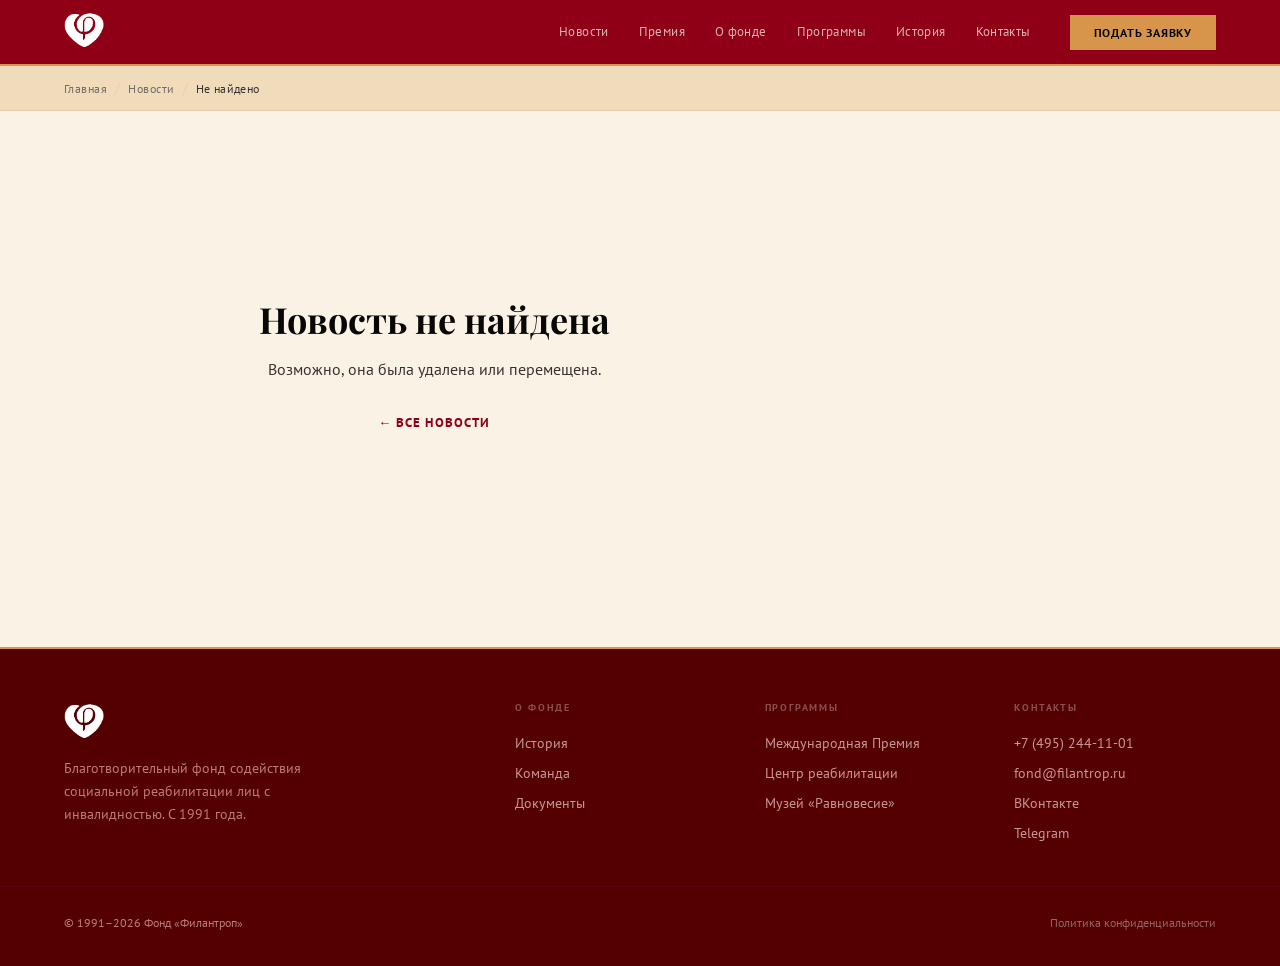
<file: article.html>
<!DOCTYPE html>
<html lang="ru">
<head>
<meta charset="UTF-8">
<meta name="viewport" content="width=device-width, initial-scale=1.0">
<title>Новость — Фонд «Филантроп»</title>
<link rel="preconnect" href="https://fonts.googleapis.com">
<link href="https://fonts.googleapis.com/css2?family=Playfair+Display:ital,wght@0,400;0,600;0,700;1,400;1,700&family=Cormorant+Garamond:ital,wght@0,300;0,400;0,600;1,300;1,400&family=PT+Sans:ital,wght@0,400;0,700;1,400&family=PT+Serif:ital,wght@0,400;0,700;1,400&display=swap" rel="stylesheet">
<style>
*, *::before, *::after { box-sizing: border-box; margin: 0; padding: 0; }

:root {
  --cream:      oklch(0.93 0.038 82);
  --cream-lt:   oklch(0.965 0.020 82);
  --cream-dk:   oklch(0.86 0.052 78);
  --parchment:  oklch(0.90 0.048 78);
  --red:        oklch(0.40 0.175 22);
  --red-dk:     oklch(0.26 0.140 22);
  --red-mid:    oklch(0.34 0.155 22);
  --ink:        oklch(0.13 0.006 40);
  --ink-mid:    oklch(0.32 0.008 40);
  --ink-lt:     oklch(0.54 0.010 40);
  --gold:       oklch(0.72 0.120 68);
  --gold-dk:    oklch(0.56 0.130 60);
  --gold-lt:    oklch(0.90 0.070 76);
  --white:      oklch(0.998 0.002 80);

  --serif:     'Playfair Display', Georgia, serif;
  --cormorant: 'Cormorant Garamond', Georgia, serif;
  --roman:     'PT Serif', Georgia, serif;
  --sans:      'PT Sans', Arial, sans-serif;
}

html { scroll-behavior: smooth; }
body { font-family: var(--sans); background: var(--cream-lt); color: var(--ink); -webkit-font-smoothing: antialiased; }

/* NAV */
nav { background: var(--red); position: sticky; top: 0; z-index: 200; border-bottom: 2px solid var(--gold); }
.nav-inner { max-width: 1360px; margin: 0 auto; padding: 0 64px; height: 64px; display: flex; align-items: center; }
.nav-logo { margin-right: auto; text-decoration: none; }
.nav-logo img { height: 40px; filter: brightness(0) invert(1); }
.nav-links { display: flex; }
.nav-links a { font-size: 12.5px; color: oklch(0.80 0.05 20); text-decoration: none; padding: 0 15px; height: 64px; display: flex; align-items: center; border-bottom: 2px solid transparent; letter-spacing: 0.03em; transition: color 0.15s, border-color 0.15s; white-space: nowrap; }
.nav-links a:hover { color: var(--white); border-bottom-color: var(--gold); }
.nav-cta { margin-left: 24px; background: var(--gold); color: var(--ink); font-size: 11.5px; font-weight: 700; letter-spacing: 0.07em; text-transform: uppercase; text-decoration: none; padding: 10px 24px; transition: background 0.15s; flex-shrink: 0; }
.nav-cta:hover { background: var(--gold-dk); color: var(--white); }

/* BREADCRUMB */
.breadcrumb { background: var(--parchment); border-bottom: 1px solid var(--cream-dk); }
.breadcrumb-inner { max-width: 1360px; margin: 0 auto; padding: 0 64px; height: 44px; display: flex; align-items: center; gap: 8px; flex-wrap: wrap; }
.breadcrumb a { font-size: 12px; color: var(--ink-lt); text-decoration: none; letter-spacing: 0.04em; transition: color 0.15s; }
.breadcrumb a:hover { color: var(--red); }
.breadcrumb-sep { color: var(--cream-dk); font-size: 14px; }
.breadcrumb-current { font-size: 12px; color: var(--ink-mid); letter-spacing: 0.03em; max-width: 500px; overflow: hidden; text-overflow: ellipsis; white-space: nowrap; }

/* ARTICLE LAYOUT */
.article-wrap { max-width: 1360px; margin: 0 auto; padding: 0 64px; }
.article-grid { display: grid; grid-template-columns: 1fr 340px; gap: 72px; padding: 64px 0 96px; align-items: start; }

/* Main content */
.article-main {}
.article-tag { font-size: 10.5px; font-weight: 700; letter-spacing: 0.20em; text-transform: uppercase; color: var(--red); display: flex; align-items: center; gap: 12px; margin-bottom: 20px; }
.article-tag::before { content: ''; display: block; width: 28px; height: 1.5px; background: var(--red); }
.article-date { font-family: var(--sans); font-size: 12px; color: var(--ink-lt); letter-spacing: 0.10em; text-transform: uppercase; margin-bottom: 20px; }
.article-title { font-family: var(--serif); font-size: clamp(28px, 3.5vw, 48px); font-weight: 700; line-height: 1.18; color: var(--ink); margin-bottom: 32px; text-wrap: pretty; }

/* Hero image */
.article-hero { width: 100%; aspect-ratio: 16/9; overflow: hidden; margin-bottom: 40px; }
.article-hero img { width: 100%; height: 100%; object-fit: cover; display: block; }
.article-hero-none {
  width: 100%; aspect-ratio: 16/7;
  background: var(--red-dk);
  display: flex; align-items: center; justify-content: center;
  margin-bottom: 40px; position: relative; overflow: hidden;
}
.article-hero-none::before {
  content: ''; position: absolute; inset: 0;
  background: repeating-linear-gradient(-45deg, oklch(0.28 0.14 22) 0px, oklch(0.28 0.14 22) 1px, transparent 1px, transparent 20px);
}
.article-hero-none-date { position: relative; z-index: 1; text-align: center; }
.article-hero-none-day { font-family: var(--cormorant); font-size: 120px; font-weight: 300; color: var(--gold); line-height: 1; letter-spacing: -0.04em; }
.article-hero-none-month { font-size: 13px; letter-spacing: 0.24em; text-transform: uppercase; color: oklch(0.58 0.10 22); margin-top: 4px; }

/* Article body text */
.article-body { font-family: var(--roman); font-size: 18px; line-height: 1.85; color: var(--ink); }
.article-body p { margin-bottom: 24px; }
.article-body p:first-child::first-letter { font-family: var(--serif); font-size: 64px; font-weight: 700; float: left; line-height: 0.85; margin: 8px 12px 0 0; color: var(--red); }
.article-lead { font-family: var(--cormorant); font-size: 22px; font-style: italic; font-weight: 400; color: var(--ink-mid); line-height: 1.6; margin-bottom: 32px; padding-left: 24px; border-left: 2px solid var(--gold); }

/* Share block */
.article-share { margin-top: 52px; padding-top: 32px; border-top: 1px solid var(--cream-dk); }
.article-share-label { font-family: var(--sans); font-size: 10.5px; font-weight: 700; letter-spacing: 0.18em; text-transform: uppercase; color: var(--ink-lt); margin-bottom: 16px; }
.share-buttons { display: flex; gap: 10px; flex-wrap: wrap; }
.share-btn {
  display: inline-flex; align-items: center; gap: 10px;
  font-family: var(--sans); font-size: 13px; font-weight: 700; letter-spacing: 0.04em;
  text-decoration: none; padding: 12px 20px; border: 1px solid var(--cream-dk);
  color: var(--ink-mid); background: var(--white); cursor: pointer;
  transition: all 0.15s;
}
.share-btn:hover { border-color: currentColor; }
.share-btn-vk { color: #0077FF; }
.share-btn-vk:hover { background: #0077FF; color: #fff; border-color: #0077FF; }
.share-btn-tg { color: #229ED9; }
.share-btn-tg:hover { background: #229ED9; color: #fff; border-color: #229ED9; }
.share-btn-ok { color: #EE8208; }
.share-btn-ok:hover { background: #EE8208; color: #fff; border-color: #EE8208; }
.share-btn-copy { color: var(--ink-mid); }
.share-btn-copy:hover { border-color: var(--ink); color: var(--ink); }
.share-btn-copy.copied { border-color: #2f6b4f; color: #2f6b4f; }
.share-btn svg { width: 18px; height: 18px; flex-shrink: 0; }

/* SIDEBAR */
.article-sidebar {}
.sidebar-back {
  display: flex; align-items: center; gap: 10px;
  font-family: var(--sans); font-size: 12px; font-weight: 700; letter-spacing: 0.07em; text-transform: uppercase;
  color: var(--red); text-decoration: none; margin-bottom: 40px;
  padding: 14px 20px; border: 1px solid var(--cream-dk);
  transition: all 0.15s;
}
.sidebar-back:hover { border-color: var(--red); background: var(--white); }
.sidebar-back::before { content: '←'; font-size: 16px; }

.sidebar-section-label { font-family: var(--sans); font-size: 10px; font-weight: 700; letter-spacing: 0.20em; text-transform: uppercase; color: var(--ink-lt); margin-bottom: 16px; padding-bottom: 12px; border-bottom: 1px solid var(--cream-dk); }
.sidebar-news { display: flex; flex-direction: column; gap: 2px; }
.sn-card { display: flex; flex-direction: column; background: var(--white); text-decoration: none; color: inherit; border: 1px solid var(--cream-dk); border-top: none; padding: 20px 22px; transition: background 0.15s; }
.sn-card:first-child { border-top: 1px solid var(--cream-dk); }
.sn-card:hover { background: var(--cream-lt); }
.sn-date { font-family: var(--sans); font-size: 10px; color: var(--ink-lt); letter-spacing: 0.10em; text-transform: uppercase; margin-bottom: 8px; }
.sn-title { font-family: var(--serif); font-size: 14.5px; font-weight: 600; line-height: 1.35; color: var(--ink); }
.sn-tag { font-family: var(--sans); font-size: 10px; font-weight: 700; letter-spacing: 0.10em; text-transform: uppercase; color: var(--red); margin-top: 10px; }

/* Source link */
.article-source { margin-top: 40px; padding: 20px 24px; background: var(--cream); border-left: 3px solid var(--gold); }
.article-source p { font-size: 13px; color: var(--ink-mid); line-height: 1.6; }
.article-source a { color: var(--red); text-decoration: none; }
.article-source a:hover { text-decoration: underline; }

/* Not found */
.not-found { padding: 120px 64px; text-align: center; }
.not-found h2 { font-family: var(--serif); font-size: 36px; color: var(--ink); margin-bottom: 16px; }
.not-found p { color: var(--ink-mid); margin-bottom: 32px; }

/* FOOTER */
footer { background: var(--red-dk); color: oklch(0.65 0.08 20); padding: 52px 0 36px; border-top: 2px solid var(--gold); }
.footer-inner { max-width: 1360px; margin: 0 auto; padding: 0 64px; display: grid; grid-template-columns: 2fr 1fr 1fr 1fr; gap: 48px; padding-bottom: 44px; border-bottom: 1px solid oklch(0.30 0.12 22); margin-bottom: 28px; }
.footer-brand img { height: 40px; filter: brightness(0) invert(1); margin-bottom: 16px; display: block; }
.footer-brand p { font-size: 13.5px; line-height: 1.7; max-width: 260px; }
.footer-col h4 { font-size: 10px; font-weight: 700; letter-spacing: 0.16em; text-transform: uppercase; color: oklch(0.50 0.08 22); margin-bottom: 18px; }
.footer-col ul { list-style: none; display: flex; flex-direction: column; gap: 10px; }
.footer-col a { color: oklch(0.72 0.06 20); text-decoration: none; font-size: 13.5px; transition: color 0.15s; }
.footer-col a:hover { color: var(--gold-lt); }
.footer-bottom { max-width: 1360px; margin: 0 auto; padding: 0 64px; display: flex; justify-content: space-between; font-size: 12px; }
.footer-bottom a { color: oklch(0.55 0.06 20); text-decoration: none; }

@media (max-width: 1024px) {
  .article-grid { grid-template-columns: 1fr; }
  .article-sidebar { display: none; }
}
@media (max-width: 640px) {
  .article-wrap { padding: 0 20px; }
  .nav-inner { padding: 0 20px; }
  .breadcrumb-inner { padding: 0 20px; }
  .article-grid { padding: 40px 0 64px; gap: 40px; }
  .article-body { font-size: 17px; }
  .footer-inner { grid-template-columns: 1fr; padding: 0 20px 44px; }
  .footer-bottom { padding: 0 20px; }
}
</style>
</head>
<body>

<nav>
  <div class="nav-inner">
    <a href="index.html" class="nav-logo"><img src="logo.png" alt="Фонд Филантроп"></a>
    <div class="nav-links">
      <a href="news.html">Новости</a>
      <a href="index.html#prize">Премия</a>
      <a href="index.html#about">О фонде</a>
      <a href="index.html#programs">Программы</a>
      <a href="index.html#legacy">История</a>
      <a href="#">Контакты</a>
    </div>
    <a href="index.html#prize" class="nav-cta">Подать заявку</a>
  </div>
</nav>

<div class="breadcrumb">
  <div class="breadcrumb-inner">
    <a href="index.html">Главная</a>
    <span class="breadcrumb-sep">/</span>
    <a href="news.html">Новости</a>
    <span class="breadcrumb-sep">/</span>
    <span class="breadcrumb-current" id="bc-title">Загрузка...</span>
  </div>
</div>

<div class="article-wrap">
  <div class="article-grid" id="article-grid">
    <div class="article-main" id="article-main">
      <div style="padding:80px 0; text-align:center;">
        <div style="font-family:'Cormorant Garamond',serif; font-size:24px; color:var(--ink-lt);">Загрузка...</div>
      </div>
    </div>
    <aside class="article-sidebar" id="article-sidebar"></aside>
  </div>
</div>

<footer>
  <div class="footer-inner">
    <div class="footer-brand">
      <img src="logo.png" alt="Фонд Филантроп">
      <p>Благотворительный фонд содействия социальной реабилитации лиц с инвалидностью. С 1991 года.</p>
    </div>
    <div class="footer-col">
      <h4>О фонде</h4>
      <ul><li><a href="index.html#about">История</a></li><li><a href="#">Команда</a></li><li><a href="#">Документы</a></li></ul>
    </div>
    <div class="footer-col">
      <h4>Программы</h4>
      <ul><li><a href="index.html#prize">Международная Премия</a></li><li><a href="#">Центр реабилитации</a></li><li><a href="#">Музей «Равновесие»</a></li></ul>
    </div>
    <div class="footer-col">
      <h4>Контакты</h4>
      <ul>
        <li><a href="tel:+74952441101">+7 (495) 244-11-01</a></li>
        <li><a href="mailto:fond@filantrop.ru">fond@filantrop.ru</a></li>
        <li><a href="https://vk.com/club71460075" target="_blank">ВКонтакте</a></li>
        <li><a href="https://t.me/fund_filantrop" target="_blank">Telegram</a></li>
      </ul>
    </div>
  </div>
  <div class="footer-bottom">
    <span>© 1991–2026 Фонд «Филантроп»</span>
    <a href="#">Политика конфиденциальности</a>
  </div>
</footer>

<script>
// ══ NEWS DATABASE ══
const NEWS = [
  {
    id: '2303',
    date: '20 апреля 2026',
    tag: 'Выставки',
    title: 'В МРО «Тропарёво-Никулино» МГО ВОИ открылась выставка картин художников',
    image: 'https://www.filantrop.ru/upload/iblock/5ab/eso46ti9fuxjobgydsxvf1iod6e2ozp0.JPG',
    lead: 'В Московской региональной организации ВОИ «Тропарёво-Никулино» торжественно открылась новая выставка живописи и графики, объединившая работы художников с инвалидностью.',
    body: `<p>Торжественное открытие выставки собрало десятки гостей — жителей района, представителей общественных организаций, друзей и родственников художников. Каждая работа на выставке — это не просто картина, это история человека, который через цвет и форму рассказывает о своём видении мира.</p>
<p>Авторы экспозиции — участники творческих программ фонда «Филантроп», люди, для которых искусство стало главным инструментом самовыражения и реабилитации. Живопись, графика, акварель — разные техники, но единое послание: талант не знает ограничений.</p>
<p>Выставка продлится до конца месяца. Вход свободный. Фонд «Филантроп» приглашает всех желающих посетить экспозицию и познакомиться с удивительными авторами лично.</p>`
  },
  {
    id: '2302',
    date: '15 апреля 2026',
    tag: 'Выставки',
    title: 'В РХТУ им. Д.И. Менделеева проходит выставка «Диалог в красках»',
    image: 'https://www.filantrop.ru/upload/iblock/7a5/6xj9ht9l9czgv8vgzl382boh2ba76wlp.JPG',
    lead: 'Передвижная выставка «Диалог в красках» открылась в одном из ведущих технических университетов Москвы. Студенты и преподаватели РХТУ встретились с искусством художников с инвалидностью.',
    body: `<p>Выставка «Диалог в красках» продолжает своё путешествие по московским университетам. На этот раз площадкой стал РХТУ им. Д.И. Менделеева — один из ведущих технических вузов страны. Встреча науки и искусства оказалась неожиданно органичной.</p>
<p>Студенты-химики, физики и технологи с интересом рассматривали работы художников с инвалидностью, вступая в тот самый «диалог в красках», который заложен в названии проекта. Многие впервые задумались о том, как творчество помогает людям преодолевать физические ограничения.</p>
<p>Проект реализуется при поддержке фонда «Филантроп» в рамках просветительской программы по формированию доступной культурной среды в российских университетах.</p>`
  },
  {
    id: '2301',
    date: '12 апреля 2026',
    tag: 'Поздравления',
    title: 'Со светлым праздником Пасхи!',
    image: 'https://www.filantrop.ru/upload/iblock/4d9/4n3qr46693solqbkhnyavd5wnhnoczw5.jpeg',
    lead: 'Фонд «Филантроп» поздравляет всех своих лауреатов, партнёров, друзей и подопечных со светлым праздником Пасхи.',
    body: `<p>Дорогие друзья! Фонд «Филантроп» от всей души поздравляет вас со светлым праздником Пасхи Христовой.</p>
<p>Пусть этот день принесёт в каждый дом радость, мир и надежду. Пасха — праздник обновления и победы света над тьмой, и для нас, людей, связанных с творчеством и искусством, этот символ особенно близок. Ведь каждое произведение, созданное нашими лауреатами — это тоже победа духа над обстоятельствами.</p>
<p>Желаем вам крепкого здоровья, вдохновения и новых творческих свершений. Христос Воскресе!</p>`
  },
  {
    id: '2300',
    date: '10 апреля 2026',
    tag: 'Концерты',
    title: '9 апреля — в Главном клиническом военном госпитале состоялся очередной благотворительный концерт',
    image: null,
    dayNum: '9',
    monthName: 'Апреля',
    lead: '9 апреля артисты фонда «Филантроп» дали благотворительный концерт для раненых военнослужащих в Главном военном клиническом госпитале им. Н.Н. Бурденко.',
    body: `<p>Традиционный благотворительный концерт фонда «Филантроп» для пациентов Главного военного клинического госпиталя им. Н.Н. Бурденко состоялся 9 апреля. Перед ранеными военнослужащими выступили артисты с инвалидностью — лауреаты Международной Премии «Филантроп».</p>
<p>Концертная программа включала вокальные номера, инструментальную музыку и поэтические чтения. В зале собралось более 200 зрителей — пациенты и сотрудники госпиталя. Встреча людей, преодолевших разные испытания, прошла в атмосфере особой теплоты и взаимного уважения.</p>
<p>Фонд «Филантроп» регулярно организует благотворительные концерты для участников специальной военной операции. Искусство объединяет и исцеляет — в этом убеждены и артисты, и их зрители.</p>`
  },
  {
    id: '2299',
    date: '2 апреля 2026',
    tag: 'Выставки',
    title: 'В МПГУ открылась выставка «Диалог в красках»: искусство как диалог мужества и таланта',
    image: null,
    dayNum: '2',
    monthName: 'Апреля',
    lead: 'Московский педагогический государственный университет стал очередной площадкой передвижной выставки художников с инвалидностью.',
    body: `<p>В Московском педагогическом государственном университете открылась выставка «Диалог в красках» — масштабный проект фонда «Филантроп», представляющий работы художников с инвалидностью из разных регионов России.</p>
<p>Для будущих педагогов встреча с этим искусством имеет особое значение: именно учителя формируют в детях понимание того, что возможности человека не определяются его физическими ограничениями. Картины на выставке говорят об этом лучше любых слов.</p>
<p>Проект объединяет живопись, графику и декоративно-прикладное искусство. Авторы работ — участники программ фонда и лауреаты Международной Премии «Филантроп» разных лет.</p>`
  },
  {
    id: '2295',
    date: '25 марта 2026',
    tag: 'Мероприятия',
    title: 'День работников культуры завершили на высокой ноте!',
    image: null,
    dayNum: '25',
    monthName: 'Марта',
    lead: 'В честь Дня работников культуры фонд «Филантроп» организовал торжественный вечер с участием лауреатов Международной Премии.',
    body: `<p>25 марта, в День работников культуры, фонд «Филантроп» провёл торжественный вечер, ставший настоящим праздником искусства и признания. На сцену вышли лауреаты Международной Премии «Филантроп» — музыканты, певцы и поэты из разных уголков страны.</p>
<p>Вечер был наполнен живой музыкой, стихами и песнями. В зале царила атмосфера подлинного торжества культуры — того, что объединяет людей вне зависимости от их возможностей и обстоятельств.</p>
<p>«Сегодняшний вечер ещё раз доказал: культура — это не привилегия, это право каждого», — сказал в своём выступлении представитель фонда. Гости получили возможность пообщаться с артистами в неформальной обстановке после концерта.</p>`
  },
  {
    id: '2294',
    date: '8 марта 2026',
    tag: 'Поздравления',
    title: 'Дорогие женщины! От всей души поздравляем вас с прекрасным весенним праздником — 8 Марта!',
    image: 'https://www.filantrop.ru/upload/iblock/cb8/fusvc6193fzs4ju4bevt4l652ziem238.jpg',
    lead: 'Фонд «Филантроп» сердечно поздравляет всех женщин — лауреатов, партнёров, коллег и подопечных с Международным женским днём.',
    body: `<p>Дорогие женщины! В этот чудесный весенний день фонд «Филантроп» от всего сердца поздравляет вас с Международным женским днём.</p>
<p>Среди наших лауреатов и участниц программ — невероятные женщины: художники и скульпторы, поэты и музыканты, танцоры и актрисы. Каждая из них — пример мужества, красоты духа и неиссякаемого творческого огня. Их работы вдохновляют тысячи людей.</p>
<p>Желаем вам любви и заботы, весенней радости и новых свершений в творчестве. Пусть каждый день приносит вдохновение, а ваш талант находит всё большее признание!</p>`
  },
  {
    id: '2293',
    date: '4 марта 2026',
    tag: 'События',
    title: 'Лариса Анатольевна Лужина отмечает день рождения!',
    image: null,
    dayNum: '4',
    monthName: 'Марта',
    lead: 'Сегодня день рождения отмечает Лариса Анатольевна Лужина — народная артистка РСФСР и бессменный Председатель Жюри Международной Премии «Филантроп».',
    body: `<p>Сегодня фонд «Филантроп» поздравляет с днём рождения Ларису Анатольевну Лужину — замечательную актрису, народную артистку РСФСР и неизменного Председателя Жюри Международной Премии «Филантроп».</p>
<p>Лариса Анатольевна — один из символов Премии. Её участие в жюри — это не формальность, а подлинная вовлечённость в судьбы лауреатов. Она внимательно изучает каждую заявку, лично встречается с участниками церемонии и всегда находит слова, которые важны именно этому человеку.</p>
<p>Фонд «Филантроп» желает Ларисе Анатольевне крепкого здоровья, неиссякаемой энергии и ещё многих лет творческой жизни. Ваш вклад в развитие Премии и поддержку людей с инвалидностью бесценен!</p>`
  },
  {
    id: '2292',
    date: '2 марта 2026',
    tag: 'Премия',
    title: 'В Москве огласили даты приёма заявок на XIV Международную Премию «Филантроп»',
    image: null,
    dayNum: '2',
    monthName: 'Марта',
    lead: 'Фонд «Филантроп» официально объявил о старте приёма заявок на соискание XIV Международной Премии для лауреатов из всех регионов России и зарубежных стран.',
    body: `<p>Фонд «Филантроп» официально объявил о начале приёма заявок на соискание XIV Международной Премии «Филантроп». Церемония награждения состоится в конце 2027 года в Москве.</p>
<p>Премия охватывает пять основных направлений: музыкальное искусство, изобразительное и декоративно-прикладное искусство, литература и поэзия, танцевальное искусство, театральное мастерство. Участвовать могут граждане России и иностранные граждане с инвалидностью, достигшие выдающихся результатов в одной из номинаций.</p>
<p>Заявки принимаются от организаций — в том числе государственных учреждений культуры, общественных объединений, учебных заведений и НКО. Документы направляются в оргкомитет в соответствии с Положением о Премии.</p>
<p>Подробную информацию о требованиях к документам, сроках и условиях участия можно получить на сайте фонда или обратившись по контактам оргкомитета.</p>`
  },
  {
    id: '2291',
    date: '26 февраля 2026',
    tag: 'Премия',
    title: 'Заседание Совета Попечителей, Жюри и Оргкомитета в Конгресс-центре ТПП РФ',
    image: null,
    dayNum: '26',
    monthName: 'Февраля',
    lead: 'В Конгресс-центре Торгово-Промышленной Палаты России состоялось ежегодное заседание руководящих органов Международной Премии «Филантроп».',
    body: `<p>В Конгресс-центре Торгово-Промышленной Палаты Российской Федерации прошло очередное заседание Совета Попечителей, Жюри и Организационного комитета Международной Премии «Филантроп». На встрече были утверждены состав жюри на 2027 год, регламент проведения XIV церемонии и ключевые даты приёма заявок.</p>
<p>В заседании приняли участие представители государственных органов, руководители крупнейших культурных институций, деятели искусства и члены попечительского совета. Участники обсудили итоги XIII Премии и наметили пути развития конкурса.</p>
<p>Особое внимание было уделено расширению международного участия: фонд рассчитывает привлечь участников из новых стран и регионов, ещё не представленных в Премии.</p>`
  },
  {
    id: '2290',
    date: '16 февраля 2026',
    tag: 'Концерты',
    title: 'Благотворительный концерт для участников СВО в подмосковном центре медицинской реабилитации',
    image: null,
    dayNum: '16',
    monthName: 'Февраля',
    lead: 'Накануне Дня защитника Отечества артисты фонда «Филантроп» выступили перед военнослужащими, проходящими лечение и реабилитацию в Подмосковье.',
    body: `<p>Накануне Дня защитника Отечества артисты фонда «Филантроп» отправились в Подмосковный центр медицинской реабилитации, где дали тёплый благотворительный концерт для участников специальной военной операции.</p>
<p>На сцену вышли вокалисты и инструменталисты — люди, сами знающие, что такое преодоление. Встреча военнослужащих, которые восстанавливаются после ранений, с артистами, которые творят вопреки инвалидности, — это встреча двух видов мужества.</p>
<p>Концерт прошёл в тёплой, искренней атмосфере. По завершении программы артисты пообщались с ранеными, подписывали программки и фотографировались на память. Фонд «Филантроп» намерен продолжать эту практику — искусство исцеляет не только душу.</p>`
  },
  {
    id: '2289',
    date: '3 февраля 2026',
    tag: 'Премия',
    title: 'Дипломантам Нижегородской области торжественно вручены дипломы и знаки Премии «Филантроп»',
    image: null,
    dayNum: '3',
    monthName: 'Февраля',
    lead: 'В торжественной обстановке дипломы и нагрудные знаки Международной Премии получили победители из Нижегородской области.',
    body: `<p>В Нижегородской области состоялась торжественная церемония вручения дипломов и нагрудных знаков Международной Премии «Филантроп». Награды получили лауреаты и дипломанты XIII Премии, живущие в регионе.</p>
<p>Вручение прошло при участии представителей региональных органов власти, организаций ВОИ и культурных учреждений. Каждый лауреат получил официальный диплом, нагрудный знак и памятный подарок от фонда.</p>
<p>Региональные церемонии — важная часть работы фонда: не все лауреаты имеют возможность приехать на московскую церемонию, поэтому «Маршрут добра» фонда привозит Премию прямо к людям. Нижегородская область стала одной из первых остановок в этом году.</p>`
  },
  {
    id: '2288',
    date: '26 января 2026',
    tag: 'Премия',
    title: 'В фонд поступают вопросы о старте приёма заявок на XIV Международную Премию «Филантроп»',
    image: 'https://www.filantrop.ru/upload/iblock/793/elt4w0afb58ydnevg87bwrs92nna84rk.jpg',
    lead: 'Всё больше участников из разных регионов России и зарубежья обращаются в фонд с вопросами о сроках и требованиях к XIV Премии.',
    body: `<p>В последние недели фонд «Филантроп» получает десятки писем и звонков с вопросами о XIV Международной Премии «Филантроп». Это свидетельствует о высоком интересе к конкурсу — в том числе от участников, которые хотят подать заявку впервые.</p>
<p>Фонд подготовит официальное объявление о старте приёма заявок в ближайшее время. А пока — несколько ключевых моментов для тех, кто планирует участие: Премия открыта для граждан России и иностранных граждан с инвалидностью; заявки принимаются от организаций, а не от физических лиц напрямую; пакет документов включает заявку, анкету, рекомендацию, автобиографию и авторские материалы по номинации.</p>
<p>Следите за новостями фонда в социальных сетях и на сайте — официальное объявление не за горами!</p>`
  },
  {
    id: '2287',
    date: '19 января 2026',
    tag: 'Поздравления',
    title: 'Поздравляем всех с Крещением Господним! Желаем счастья, мира и добра!',
    image: null,
    dayNum: '19',
    monthName: 'Января',
    lead: 'В светлый праздник Крещения Господня фонд «Филантроп» желает всем чистоты помыслов, душевного покоя и вдохновения.',
    body: `<p>Дорогие друзья! Фонд «Филантроп» поздравляет всех с праздником Крещения Господня.</p>
<p>Крещение — один из великих праздников православного календаря, символ очищения и обновления. В этот день мы желаем всем нашим лауреатам, партнёрам, сотрудникам и всем людям, связанным с нашей большой семьёй, — крепкого здоровья, мира в душе и вдохновения для новых творческих свершений.</p>
<p>Пусть новый год принесёт новые победы, открытия и встречи с людьми, которые разделяют вашу любовь к искусству!</p>`
  },
  {
    id: '2286',
    date: '31 декабря 2025',
    tag: 'Лауреаты',
    title: '«В год Красной Лошади» — Анна Демидова, Лауреат Международной Премии «Филантроп»',
    image: null,
    dayNum: '31',
    monthName: 'Декабря',
    lead: 'Лауреат Премии «Филантроп» Анна Демидова встречает Новый год с новой серией живописных работ и рассказывает о своём творческом пути.',
    body: `<p>В последний день уходящего года лауреат Международной Премии «Филантроп» Анна Демидова представила новую серию живописных работ «В год Красной Лошади». Яркие, насыщенные полотна отражают её взгляд на уходящий год — год испытаний и новых открытий.</p>
<p>Анна рисует с детства. Несмотря на инвалидность, она создала сотни работ, многие из которых находятся в частных коллекциях по всей России и за рубежом. Для неё живопись — это не хобби, а образ жизни и способ разговора с миром.</p>
<p>«Каждая картина — это диалог. С природой, с людьми, с самой собой. Я рада, что Премия "Филантроп" помогла этому диалогу выйти на большую аудиторию», — говорит Анна. Фонд поздравляет Анну и всех лауреатов с наступающим Новым годом!</p>`
  },
  {
    id: '2285',
    date: '11 декабря 2025',
    tag: 'События',
    title: 'Маршрут добра и признания в действии!',
    image: null,
    dayNum: '11',
    monthName: 'Декабря',
    lead: 'Региональные представители фонда посетили города-участники программы, лично вручая награды лауреатам на местах.',
    body: `<p>«Маршрут добра» — так в фонде «Филантроп» называют ежегодную программу региональных вручений. После московской церемонии представители фонда отправляются по городам России, чтобы лично поздравить лауреатов, которые не смогли приехать на центральную церемонию.</p>
<p>В этом году маршрут охватил несколько десятков городов. В каждом — тёплая встреча, вручение диплома и знака Премии, живое общение и фотографии на память. Для многих лауреатов это событие становится важнейшим в жизни.</p>
<p>«Мы считаем принципиально важным, чтобы каждый лауреат получил своё признание лично, в своём городе, среди своих близких. Премия должна приходить к людям», — отметил координатор программы.</p>`
  },
  {
    id: '2284',
    date: '10 декабря 2025',
    tag: 'Мероприятия',
    title: 'Любой фестиваль или конкурс начинается с конкретного человека!',
    image: null,
    dayNum: '10',
    monthName: 'Декабря',
    lead: 'Фонд «Филантроп» рассказывает истории людей, которые стояли у истоков региональных фестивалей для участников с инвалидностью.',
    body: `<p>За каждым фестивалем, конкурсом или выставкой стоит конкретный человек — тот, кто однажды решил, что это нужно, и начал действовать. Фонд «Филантроп» запустил серию историй о таких людях.</p>
<p>Это организаторы региональных смотров, педагоги творческих студий, волонтёры, которые годами создают пространство для самовыражения людей с инвалидностью. Без них не было бы ни лауреатов Премии, ни самой культуры инклюзивного творчества в нашей стране.</p>
<p>Фонд выражает глубокую признательность всем, кто строит эту систему поддержки — кирпич за кирпичом, год за годом. Именно вы делаете Премию «Филантроп» возможной.</p>`
  },
  {
    id: '2283',
    date: '9 декабря 2025',
    tag: 'События',
    title: 'Сегодняшний вечер зарядил нас вдохновением!',
    image: null,
    dayNum: '9',
    monthName: 'Декабря',
    lead: 'Накануне торжественной церемонии состоялся предпремиальный вечер с участием жюри, почётных гостей и номинантов XIII Премии.',
    body: `<p>Накануне торжественной церемонии XIII Международной Премии «Филантроп» в Москве прошёл предпремиальный вечер. Члены жюри, попечители, почётные гости и номинанты встретились в неформальной обстановке — познакомились, поговорили, поделились впечатлениями.</p>
<p>Атмосфера вечера была особенной: предвкушение большого праздника смешивалось с волнением номинантов и тёплой радостью давних знакомых. Многие лауреаты знают друг друга годами — Премия создаёт не просто награждение, но сообщество.</p>
<p>«Каждый раз, когда мы собираемся вот так — перед церемонией или после — я понимаю, что мы делаем что-то важное. Не просто вручаем статуэтки, а создаём пространство, где люди чувствуют себя признанными и нужными», — поделился один из членов жюри.</p>`
  },
  {
    id: '2282',
    date: '6 декабря 2025',
    tag: 'Лауреаты',
    title: 'Сила духа выше обстоятельств: чествуем лауреатов Премии «Филантроп»!',
    image: null,
    dayNum: '6',
    monthName: 'Декабря',
    lead: 'На торжественной церемонии XIII Международной Премии статуэтки и дипломы получили лауреаты из разных уголков России.',
    body: `<p>6 декабря 2025 года в Москве прошла XIII торжественная церемония вручения Международной Премии «Филантроп». Зал был полон — лауреаты, их родные и друзья, члены жюри, попечители и гости из разных городов России.</p>
<p>Каждая история лауреата — это история силы духа. Вокалисты, которые поют, несмотря на то, что врачи не верили в возможность их карьеры. Художники, которые держат кисть руками, которые не должны были этого уметь. Поэты, чьи стихи рождаются из боли и превращаются в красоту.</p>
<p>«Вы доказываете каждым своим выступлением, каждой картиной, каждой строчкой стихов: инвалидность — это не приговор, это контекст. А талант — это сила, которая не знает ограничений», — сказал председатель оргкомитета в своём обращении к лауреатам.</p>`
  },
  {
    id: '2281',
    date: '5 декабря 2025',
    tag: 'Церемония',
    title: 'После торжественной церемонии награждения и Гала-концерта для лауреатов началась не менее яркая программа',
    image: 'https://www.filantrop.ru/upload/iblock/a69/c2i5ivtuzpv204q04kzzhi6aymoqh6su.jpg',
    lead: 'XIII церемония вручения Международной Премии «Филантроп» прошла с подлинным театральным размахом. После официальной части началась яркая неформальная программа.',
    body: `<p>XIII Международная Премия «Филантроп» прошла с подлинным театральным размахом. Торжественная церемония, Гала-концерт с участием лауреатов, живая музыка и тёплые слова — всё это сложилось в вечер, который останется в памяти надолго.</p>
<p>После официальной части для лауреатов и гостей началась не менее яркая неформальная программа. Встречи, разговоры, обмен контактами и планами — на подобных вечерах рождается творческое сообщество, которое продолжает жить и после церемонии.</p>
<p>Фонд «Филантроп» благодарит всех участников, гостей, партнёров и волонтёров, без которых этот праздник был бы невозможен. До встречи на XIV Премии в 2027 году!</p>`
  }
];

// ══ RENDER ══
function getParam(name) {
  return new URLSearchParams(window.location.search).get(name);
}

function shareArticle(platform, title, url) {
  const encodedUrl = encodeURIComponent(url);
  const encodedTitle = encodeURIComponent(title);
  let shareUrl = '';
  if (platform === 'vk') shareUrl = `https://vk.com/share.php?url=${encodedUrl}&title=${encodedTitle}`;
  else if (platform === 'tg') shareUrl = `https://t.me/share/url?url=${encodedUrl}&text=${encodedTitle}`;
  else if (platform === 'ok') shareUrl = `https://connect.ok.ru/offer?url=${encodedUrl}&title=${encodedTitle}`;
  if (shareUrl) window.open(shareUrl, '_blank', 'width=600,height=400');
}

function copyLink(btn) {
  navigator.clipboard.writeText(window.location.href).then(() => {
    btn.classList.add('copied');
    btn.querySelector('.copy-text').textContent = 'Скопировано!';
    setTimeout(() => {
      btn.classList.remove('copied');
      btn.querySelector('.copy-text').textContent = 'Копировать ссылку';
    }, 2200);
  });
}

function renderArticle(news) {
  document.title = news.title + ' — Фонд «Филантроп»';
  document.getElementById('bc-title').textContent = news.title;

  const url = window.location.href;
  const extUrl = `https://www.filantrop.ru/news/?ELEMENT_ID=${news.id}`;

  const heroHtml = news.image
    ? `<div class="article-hero"><img src="${news.image}" alt="${news.title}" loading="eager"></div>`
    : `<div class="article-hero-none">
        <div class="article-hero-none-date">
          <div class="article-hero-none-day">${news.dayNum}</div>
          <div class="article-hero-none-month">${news.monthName}</div>
        </div>
      </div>`;

  document.getElementById('article-main').innerHTML = `
    <div class="article-tag">${news.tag}</div>
    <div class="article-date">${news.date}</div>
    <h1 class="article-title">${news.title}</h1>
    ${heroHtml}
    <div class="article-lead">${news.lead}</div>
    <div class="article-body">${news.body}</div>
    <div class="article-source">
      <p>Полная версия материала доступна на официальном сайте фонда: <a href="${extUrl}" target="_blank" rel="noopener">filantrop.ru</a></p>
    </div>
    <div class="article-share">
      <div class="article-share-label">Поделиться новостью</div>
      <div class="share-buttons">
        <a class="share-btn share-btn-vk" href="#" onclick="event.preventDefault(); shareArticle('vk', \`${news.title.replace(/`/g,"'")}\`, '${url}')">
          <svg viewBox="0 0 24 24" fill="currentColor"><path d="M12 0C5.373 0 0 5.373 0 12s5.373 12 12 12 12-5.373 12-12S18.627 0 12 0zm6.206 8.36c.09-.282 0-.49-.4-.49h-1.322c-.337 0-.492.178-.582.374 0 0-.68 1.656-1.642 2.732-.311.311-.452.41-.622.41-.085 0-.208-.099-.208-.381V8.36c0-.337-.097-.49-.376-.49H11.35c-.21 0-.336.156-.336.304 0 .319.477.392.526 1.29v1.95c0 .427-.077.505-.247.505-.452 0-1.552-1.664-2.205-3.568-.128-.37-.257-.52-.596-.52H7.17c-.378 0-.454.178-.454.374 0 .35.452 2.083 2.107 4.376 1.103 1.583 2.656 2.44 4.069 2.44.848 0 .953-.19.953-.518v-1.195c0-.378.08-.453.346-.453.196 0 .533.098 1.319.857.898.898 1.046 1.302 1.551 1.302h1.322c.378 0 .567-.19.458-.564-.12-.372-.552-.911-1.127-1.55-.311-.367-.778-.762-.919-.958-.196-.252-.14-.364 0-.588z"/></svg>
          ВКонтакте
        </a>
        <a class="share-btn share-btn-tg" href="#" onclick="event.preventDefault(); shareArticle('tg', \`${news.title.replace(/`/g,"'")}\`, '${url}')">
          <svg viewBox="0 0 24 24" fill="currentColor"><path d="M12 0C5.373 0 0 5.373 0 12s5.373 12 12 12 12-5.373 12-12S18.627 0 12 0zm5.562 8.248l-1.97 9.289c-.145.658-.537.818-1.084.508l-3-2.21-1.447 1.394c-.16.16-.295.295-.605.295l.213-3.053 5.56-5.023c.242-.213-.054-.333-.373-.12L8.31 14.617l-2.96-.924c-.643-.204-.657-.643.136-.953l11.57-4.461c.537-.194 1.006.131.506.97z"/></svg>
          Telegram
        </a>
        <a class="share-btn share-btn-ok" href="#" onclick="event.preventDefault(); shareArticle('ok', \`${news.title.replace(/`/g,"'")}\`, '${url}')">
          <svg viewBox="0 0 24 24" fill="currentColor"><path d="M12 0C5.373 0 0 5.373 0 12s5.373 12 12 12 12-5.373 12-12S18.627 0 12 0zm0 5.04a3.12 3.12 0 110 6.24A3.12 3.12 0 0112 5.04zm0 1.92a1.2 1.2 0 100 2.4 1.2 1.2 0 000-2.4zm5.04 5.76a.96.96 0 01-.672 1.176 8.64 8.64 0 01-2.208.48l2.16 2.16a.96.96 0 11-1.357 1.357L12 14.736l-2.963 2.957a.96.96 0 11-1.357-1.357l2.16-2.16a8.64 8.64 0 01-2.208-.48.96.96 0 01.504-1.848 6.72 6.72 0 007.728 0 .96.96 0 011.176.672z"/></svg>
          Одноклассники
        </a>
        <button class="share-btn share-btn-copy" onclick="copyLink(this)">
          <svg viewBox="0 0 24 24" fill="none" stroke="currentColor" stroke-width="2"><rect x="9" y="9" width="13" height="13" rx="2"/><path d="M5 15H4a2 2 0 01-2-2V4a2 2 0 012-2h9a2 2 0 012 2v1"/></svg>
          <span class="copy-text">Копировать ссылку</span>
        </button>
      </div>
    </div>
  `;

  // Sidebar
  const others = NEWS.filter(n => n.id !== news.id).slice(0, 6);
  const sideHtml = `
    <a href="news.html" class="sidebar-back">Назад к новостям</a>
    <div class="sidebar-section-label">Другие новости</div>
    <div class="sidebar-news">
      ${others.map(n => `
        <a href="article.html?id=${n.id}" class="sn-card">
          <div class="sn-date">${n.date}</div>
          <div class="sn-title">${n.title}</div>
          <div class="sn-tag">${n.tag}</div>
        </a>
      `).join('')}
    </div>
  `;
  document.getElementById('article-sidebar').innerHTML = sideHtml;
}

function init() {
  const id = getParam('id');
  const news = NEWS.find(n => n.id === id);
  if (!news) {
    document.getElementById('article-main').innerHTML = `
      <div class="not-found">
        <h2>Новость не найдена</h2>
        <p>Возможно, она была удалена или перемещена.</p>
        <a href="news.html" style="display:inline-flex;align-items:center;gap:8px;color:var(--red);font-weight:700;text-decoration:none;font-size:13px;letter-spacing:0.08em;text-transform:uppercase;">← Все новости</a>
      </div>`;
    document.getElementById('bc-title').textContent = 'Не найдено';
    return;
  }
  renderArticle(news);
}

document.addEventListener('DOMContentLoaded', init);
</script>
</body>
</html>
</file>
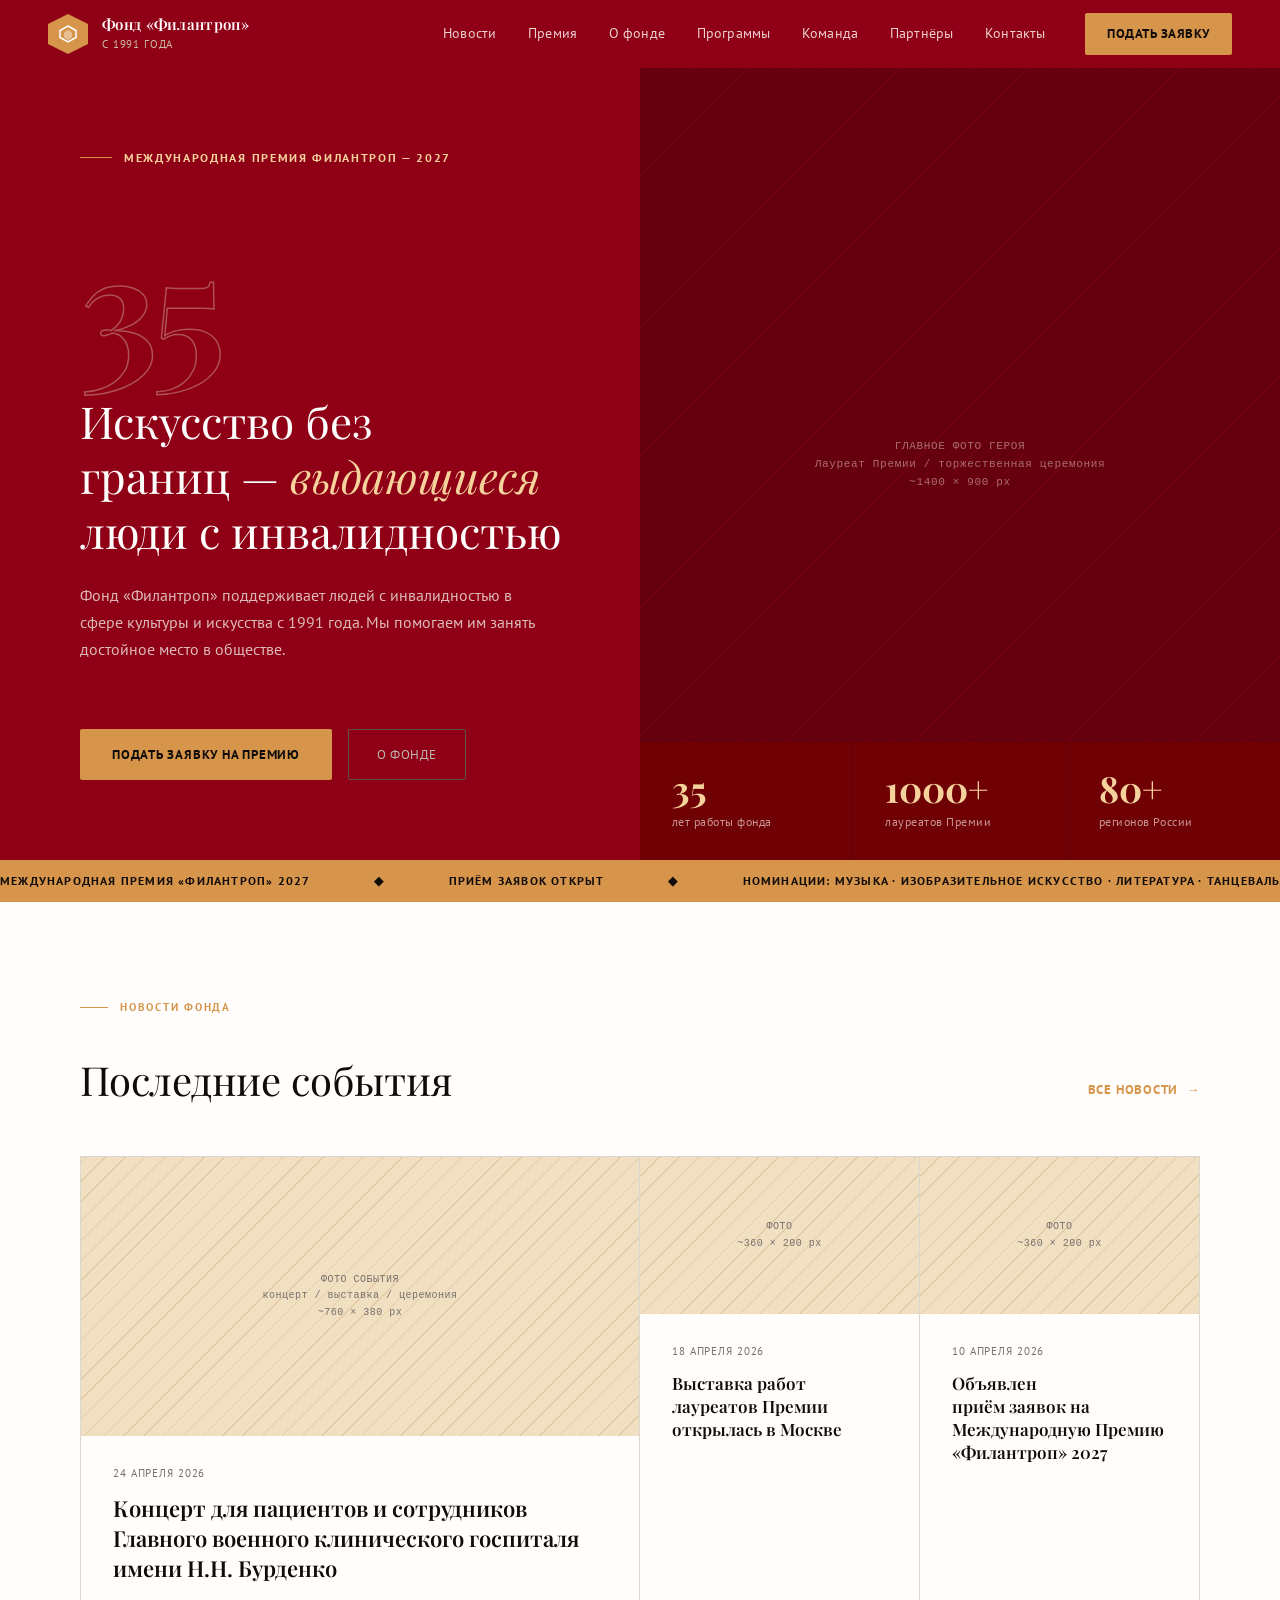
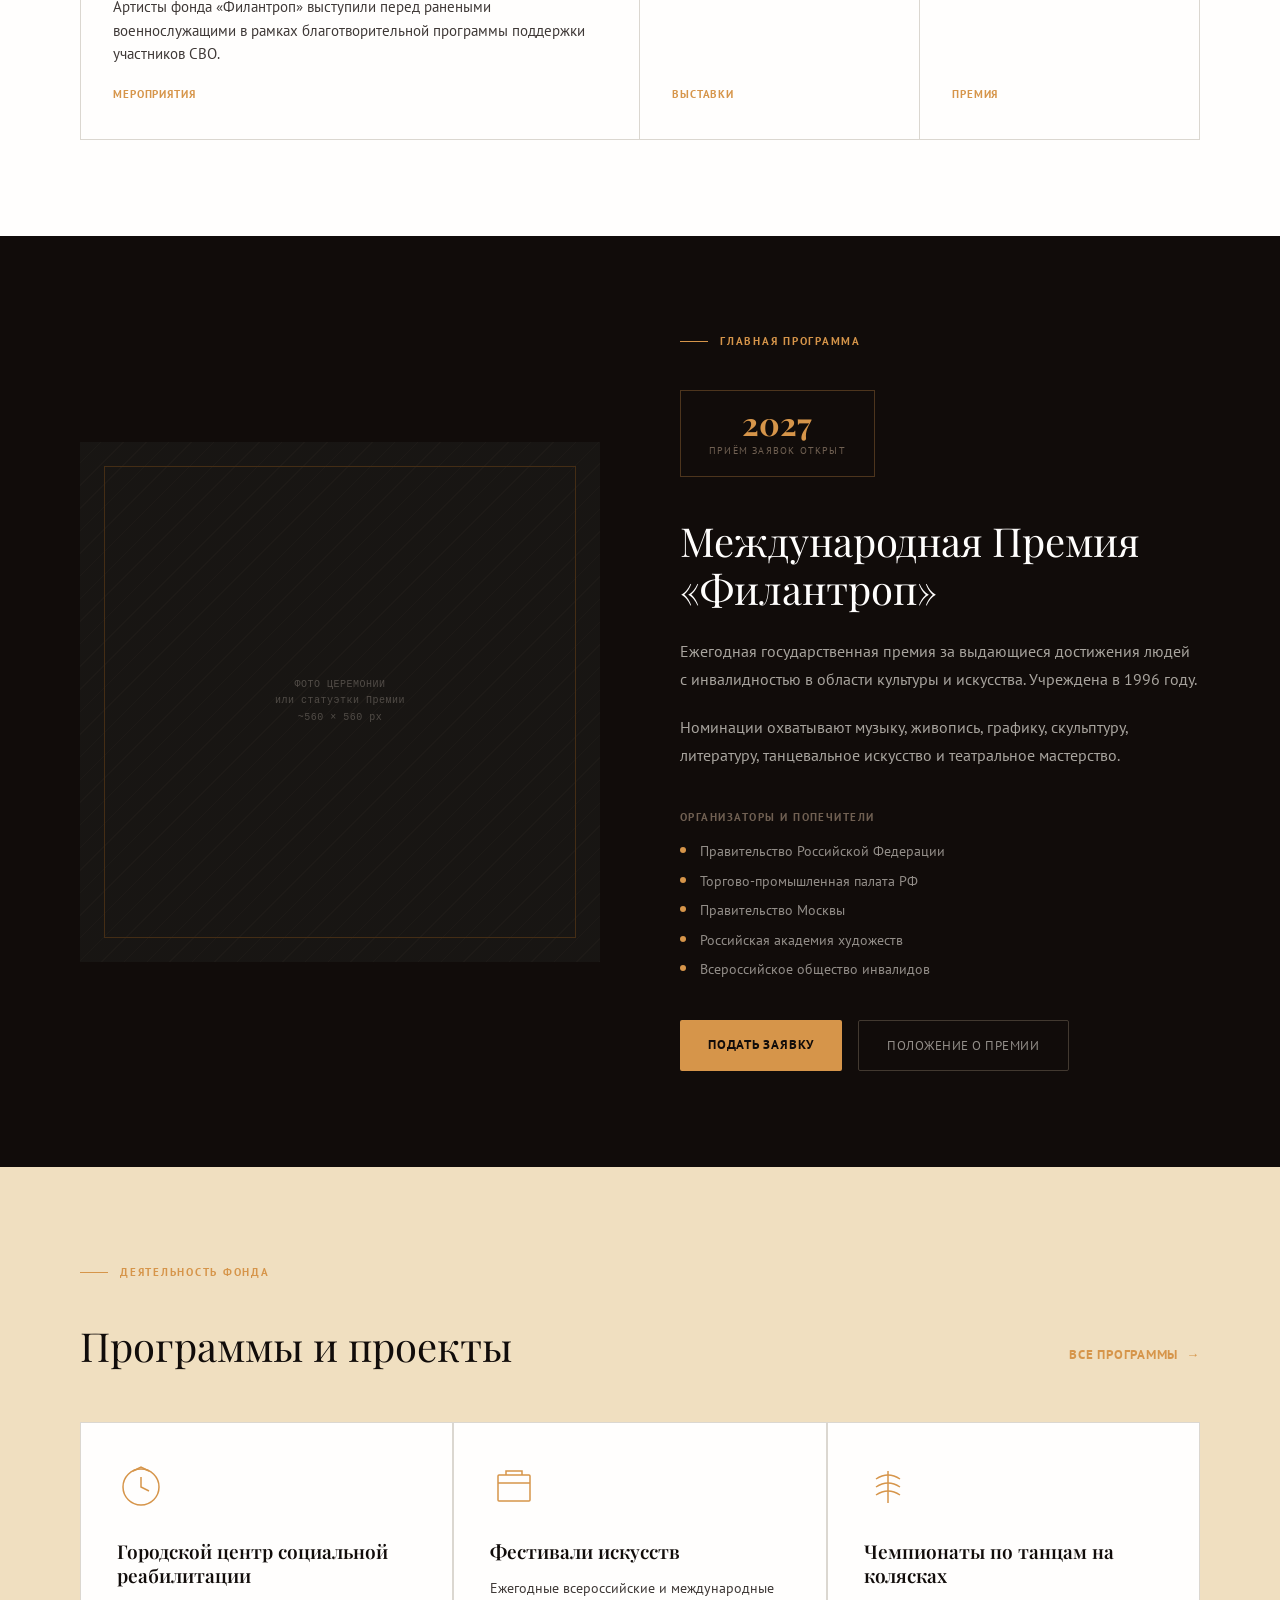
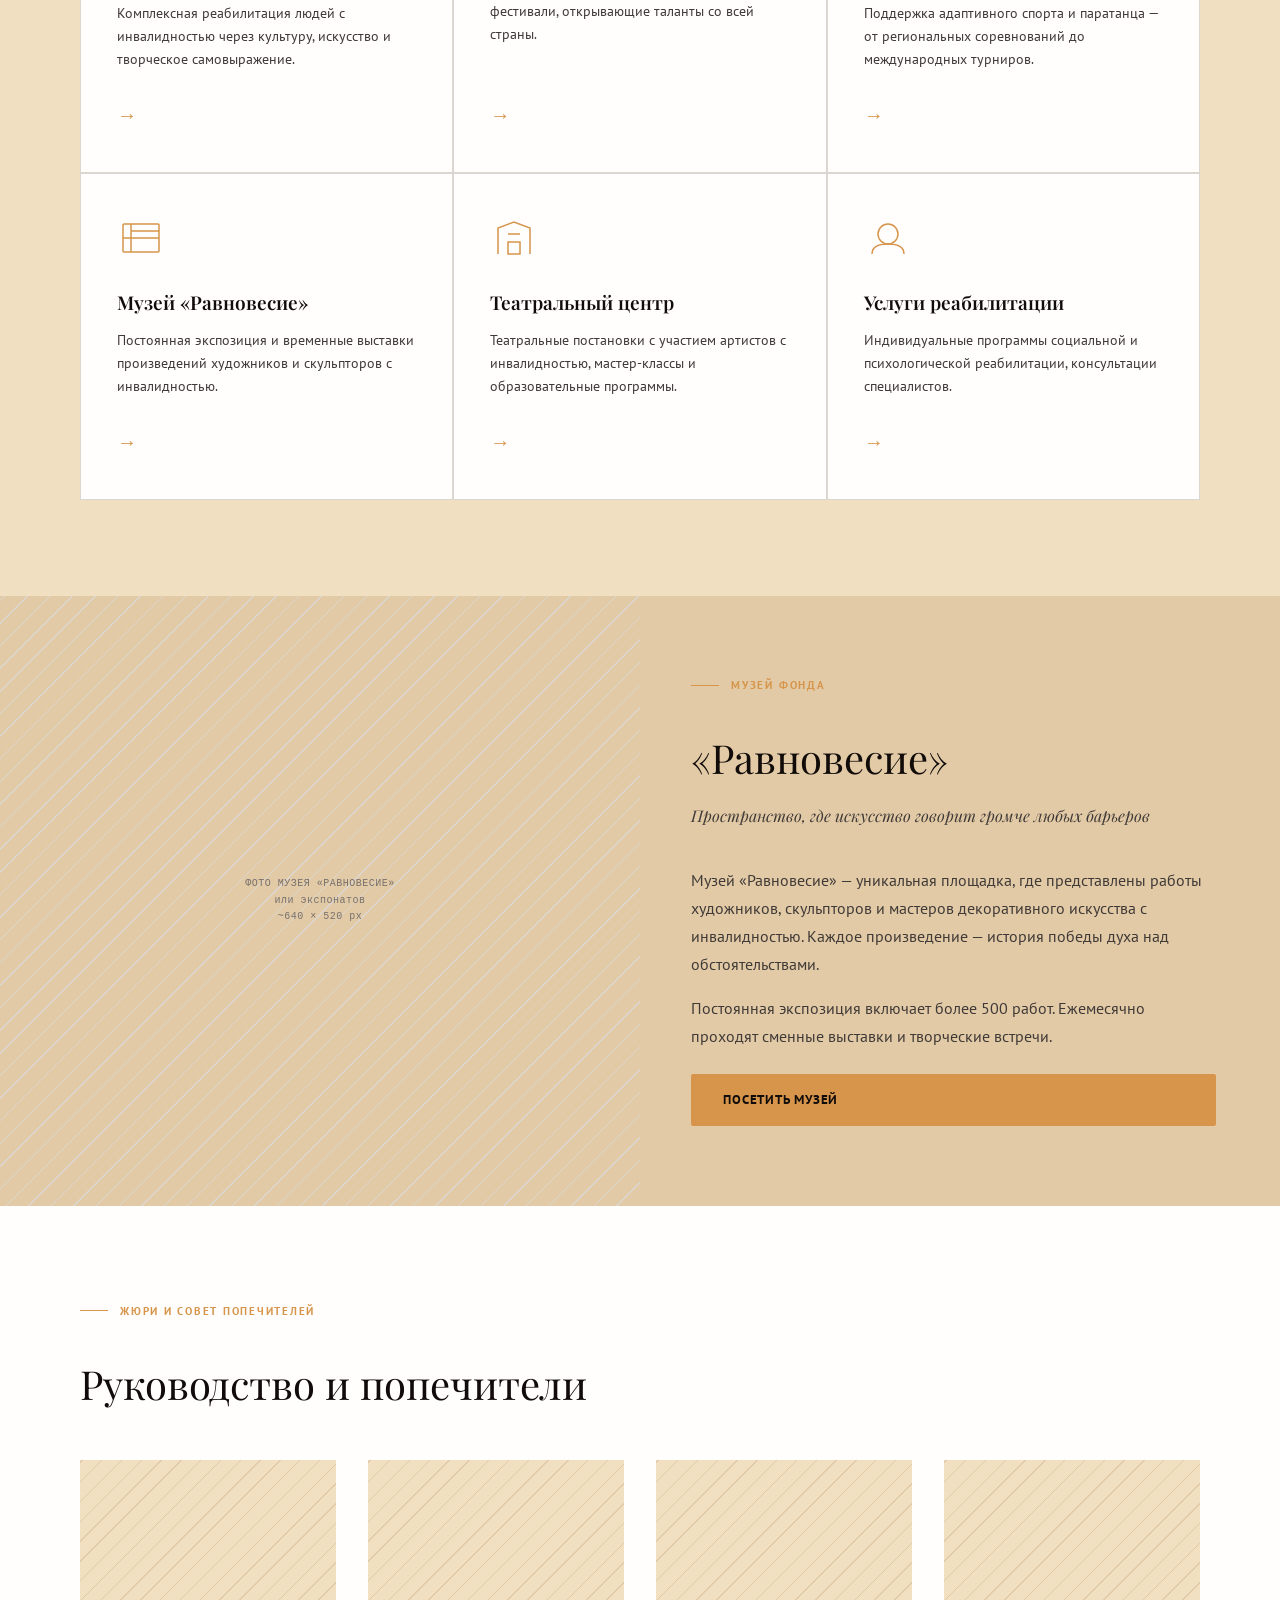
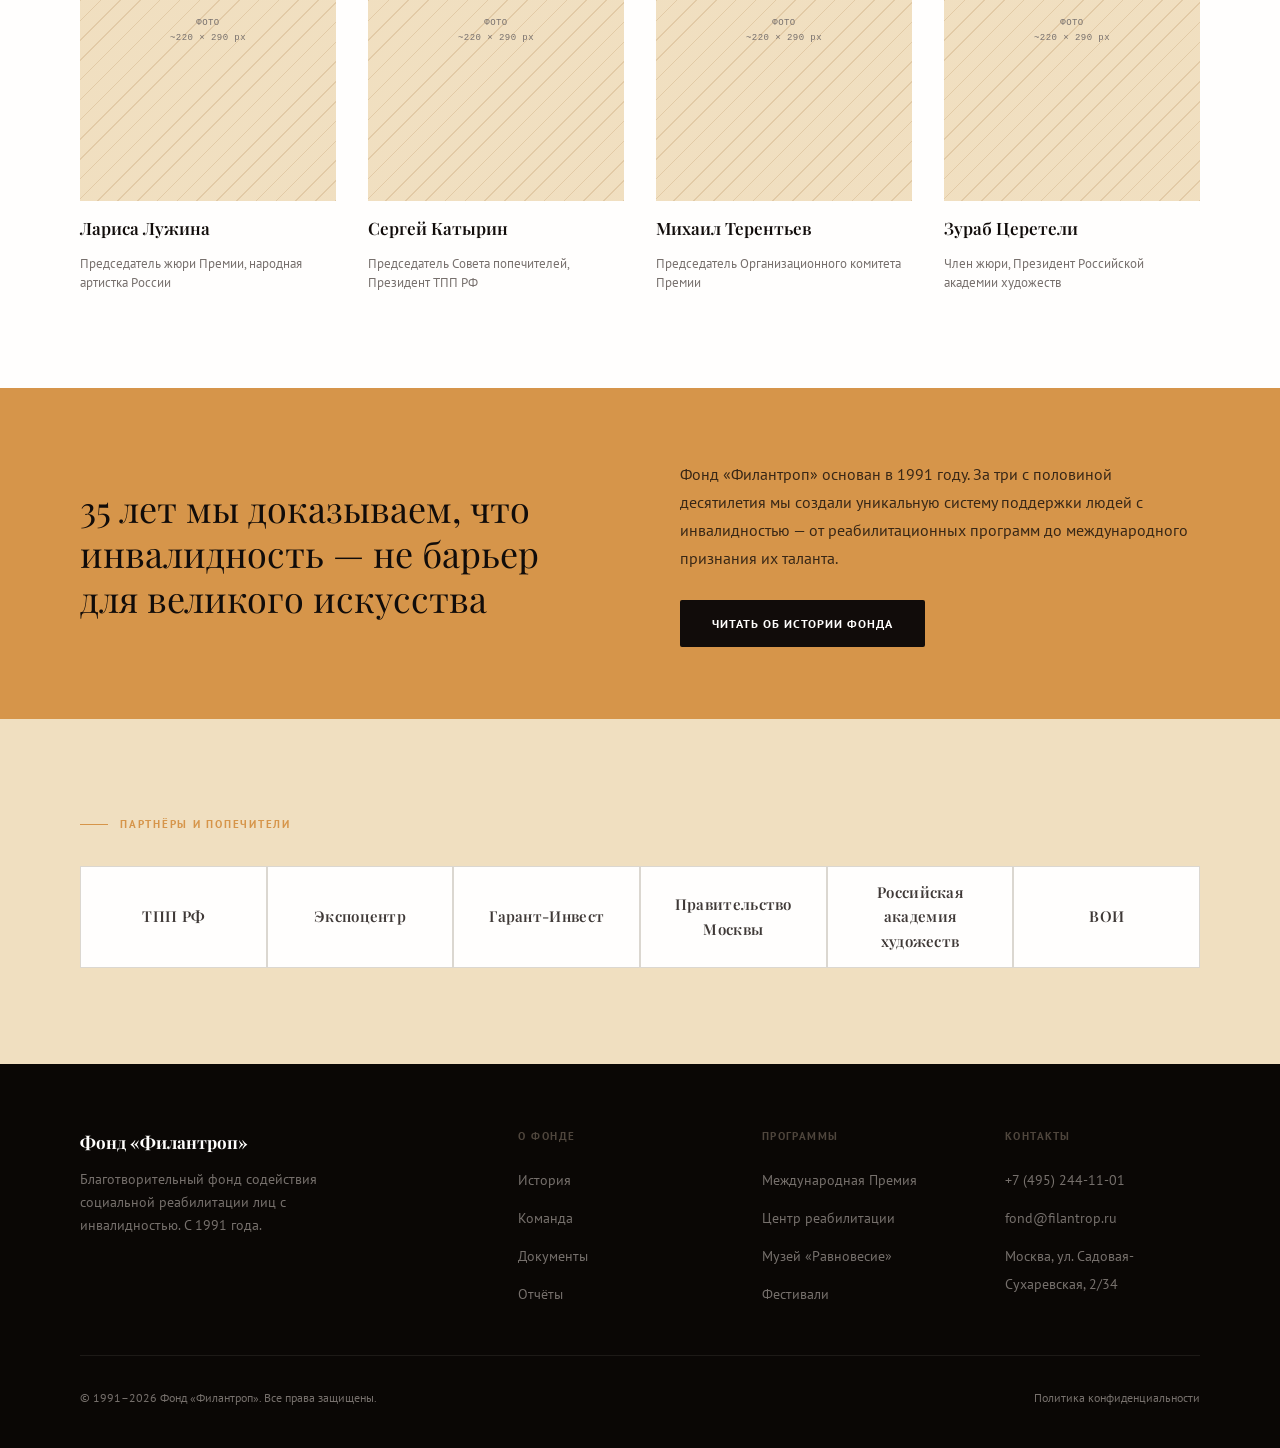
<file: index-v1.html>
<!DOCTYPE html>
<html lang="ru">
<head>
<meta charset="UTF-8">
<meta name="viewport" content="width=device-width, initial-scale=1.0">
<title>Фонд «Филантроп» — 35 лет</title>
<link rel="preconnect" href="https://fonts.googleapis.com">
<link href="https://fonts.googleapis.com/css2?family=Playfair+Display:ital,wght@0,400;0,600;0,700;1,400&family=PT+Sans:ital,wght@0,400;0,700;1,400&display=swap" rel="stylesheet">
<style>
  *, *::before, *::after { box-sizing: border-box; margin: 0; padding: 0; }

  :root {
    /* Brand palette from Филантроп identity */
    --cream: oklch(0.91 0.045 82);        /* пергаментный бежевый фон */
    --cream-light: oklch(0.95 0.03 82);   /* светлее */
    --cream-dark: oklch(0.85 0.055 78);   /* тёмнее */
    --red: oklch(0.40 0.175 22);          /* фирменный бордово-красный */
    --red-dark: oklch(0.32 0.16 22);      /* тёмный красный */
    --red-mid: oklch(0.50 0.16 22);       /* средний красный */
    --ink: oklch(0.16 0.01 40);
    --ink-mid: oklch(0.35 0.01 40);
    --ink-light: oklch(0.55 0.01 40);
    --gold: oklch(0.72 0.12 68);          /* золото статуэтки */
    --gold-deep: oklch(0.58 0.13 60);
    --gold-light: oklch(0.88 0.08 78);
    --white: oklch(0.998 0.002 80);

    --ff-serif: 'Playfair Display', Georgia, serif;
    --ff-sans: 'PT Sans', Arial, sans-serif;
  }

  html { scroll-behavior: smooth; }
  body {
    font-family: var(--ff-sans);
    background: var(--cream);
    color: var(--ink);
    font-size: 17px;
    line-height: 1.65;
    -webkit-font-smoothing: antialiased;
  }

  /* ── NAV ── */
  nav {
    position: sticky; top: 0; z-index: 100;
    background: var(--red);
    border-bottom: none;
  }
  .nav-inner {
    max-width: 1280px; margin: 0 auto;
    display: flex; align-items: center; gap: 0;
    padding: 0 48px; height: 68px;
  }
  .nav-logo {
    display: flex; align-items: center; gap: 14px;
    text-decoration: none; color: var(--white);
    flex-shrink: 0; margin-right: auto;
  }
  .nav-logo-mark {
    width: 40px; height: 40px;
    background: var(--gold);
    clip-path: polygon(50% 0%, 100% 25%, 100% 75%, 50% 100%, 0% 75%, 0% 25%);
    display: flex; align-items: center; justify-content: center;
    flex-shrink: 0;
  }
  .nav-logo-mark svg { width: 22px; height: 22px; }
  .nav-logo-text { line-height: 1.15; }
  .nav-logo-text strong { font-family: var(--ff-serif); font-size: 15px; font-weight: 600; letter-spacing: 0.02em; display: block; color: var(--white); }
  .nav-logo-text span { font-size: 10.5px; color: oklch(0.80 0.04 82); letter-spacing: 0.08em; text-transform: uppercase; }
  .nav-links { display: flex; gap: 0; }
  .nav-links a {
    font-size: 13.5px; color: oklch(0.88 0.03 20); text-decoration: none;
    padding: 0 16px; height: 68px; display: flex; align-items: center;
    border-bottom: 2px solid transparent;
    transition: color 0.18s, border-color 0.18s;
    letter-spacing: 0.01em;
    white-space: nowrap;
  }
  .nav-links a:hover { color: var(--white); border-bottom-color: var(--gold); }
  .nav-cta {
    margin-left: 24px;
    background: var(--gold); color: var(--ink);
    font-size: 13px; font-weight: 700; letter-spacing: 0.04em;
    text-transform: uppercase; text-decoration: none;
    padding: 10px 22px; border-radius: 2px;
    transition: background 0.18s;
    flex-shrink: 0;
  }
  .nav-cta:hover { background: var(--gold-deep); color: var(--white); }

  /* ── HERO ── */
  .hero {
    min-height: 88vh;
    background: var(--red);
    display: grid; grid-template-columns: 1fr 1fr;
    position: relative; overflow: hidden;
  }
  .hero-left {
    padding: 80px 64px 80px 80px;
    display: flex; flex-direction: column; justify-content: space-between;
    position: relative; z-index: 2;
  }
  .hero-eyebrow {
    display: flex; align-items: center; gap: 12px;
    color: var(--gold-light); font-size: 12px; letter-spacing: 0.14em;
    text-transform: uppercase; font-weight: 700;
  }
  .hero-eyebrow::before {
    content: ''; display: block; width: 32px; height: 1px;
    background: var(--gold);
  }
  .hero-main { padding: 40px 0; }
  .hero-years {
    font-family: var(--ff-serif); font-size: 160px; font-weight: 700;
    line-height: 0.9; color: transparent;
    -webkit-text-stroke: 1.5px oklch(0.55 0.12 22);
    letter-spacing: -0.04em;
    user-select: none;
  }
  .hero-tagline {
    font-family: var(--ff-serif); font-size: 44px; font-weight: 400;
    line-height: 1.25; color: var(--white);
    margin-top: 16px;
    text-wrap: pretty;
  }
  .hero-tagline em { font-style: italic; color: var(--gold-light); }
  .hero-sub {
    margin-top: 24px;
    color: oklch(0.82 0.04 20); font-size: 16px;
    max-width: 460px; line-height: 1.7;
  }
  .hero-actions {
    display: flex; gap: 16px; align-items: center; flex-wrap: wrap;
  }
  .btn-gold {
    background: var(--gold); color: var(--ink);
    font-weight: 700; font-size: 13px; letter-spacing: 0.06em;
    text-transform: uppercase; text-decoration: none;
    padding: 15px 32px; border-radius: 2px;
    transition: background 0.18s;
  }
  .btn-gold:hover { background: oklch(0.78 0.13 68); }
  .btn-outline {
    border: 1.5px solid oklch(0.45 0.02 65); color: oklch(0.78 0.01 75);
    font-size: 13px; letter-spacing: 0.04em; text-transform: uppercase;
    text-decoration: none; padding: 14px 28px; border-radius: 2px;
    transition: border-color 0.18s, color 0.18s;
  }
  .btn-outline:hover { border-color: var(--gold); color: var(--gold); }

  .hero-right {
    position: relative; overflow: hidden;
  }
  .hero-image-placeholder {
    position: absolute; inset: 0;
    background: repeating-linear-gradient(
      -45deg,
      oklch(0.35 0.14 22) 0px,
      oklch(0.35 0.14 22) 1px,
      oklch(0.32 0.13 22) 1px,
      oklch(0.32 0.13 22) 18px
    );
    display: flex; flex-direction: column;
    align-items: center; justify-content: center; gap: 16px;
  }
  .hero-image-placeholder span {
    font-family: monospace; font-size: 11px; color: oklch(0.60 0.08 22);
    letter-spacing: 0.06em; text-align: center;
    padding: 0 32px;
  }
  .hero-stats {
    position: absolute; bottom: 0; left: 0; right: 0;
    background: var(--red-dark);
    border-top: 1px solid oklch(0.30 0.14 22);
    display: grid; grid-template-columns: repeat(3, 1fr);
  }
  .hero-stat {
    padding: 28px 32px;
    border-right: 1px solid oklch(0.30 0.14 22);
  }
  .hero-stat:last-child { border-right: none; }
  .hero-stat-num {
    font-family: var(--ff-serif); font-size: 36px; font-weight: 700;
    color: var(--gold-light); line-height: 1;
  }
  .hero-stat-label {
    font-size: 12px; color: oklch(0.72 0.06 20); margin-top: 6px;
    letter-spacing: 0.04em;
  }

  /* ── TICKER ── */
  .ticker {
    background: var(--gold); overflow: hidden;
    height: 42px; display: flex; align-items: center;
  }
  .ticker-track {
    display: flex; gap: 64px;
    animation: ticker 35s linear infinite;
    white-space: nowrap;
  }
  .ticker-track span {
    font-size: 12px; font-weight: 700; letter-spacing: 0.1em;
    text-transform: uppercase; color: var(--ink); flex-shrink: 0;
  }
  .ticker-dot { color: var(--gold-deep); }
  @keyframes ticker {
    from { transform: translateX(0); }
    to { transform: translateX(-50%); }
  }

  /* ── SECTION BASE ── */
  section { padding: 96px 0; }
  .container { max-width: 1280px; margin: 0 auto; padding: 0 80px; }
  .section-label {
    font-size: 11px; font-weight: 700; letter-spacing: 0.16em;
    text-transform: uppercase; color: var(--gold);
    display: flex; align-items: center; gap: 12px;
    margin-bottom: 40px;
  }
  .section-label::before {
    content: ''; display: block; width: 28px; height: 1px; background: var(--gold);
  }
  .section-title {
    font-family: var(--ff-serif); font-size: 40px; font-weight: 400;
    line-height: 1.2; color: var(--ink);
    text-wrap: pretty;
  }
  .section-header {
    display: flex; justify-content: space-between; align-items: flex-end;
    margin-bottom: 52px;
  }
  .section-header .section-title { max-width: 520px; }
  .link-all {
    font-size: 13px; font-weight: 700; letter-spacing: 0.06em;
    text-transform: uppercase; color: var(--gold);
    text-decoration: none; display: flex; align-items: center; gap: 8px;
    transition: gap 0.18s;
    flex-shrink: 0; padding-bottom: 4px;
  }
  .link-all:hover { gap: 14px; }
  .link-all::after { content: '→'; }

  /* ── NEWS ── */
  .news-section { background: var(--white); }
  .news-grid {
    display: grid; grid-template-columns: 2fr 1fr 1fr; gap: 1px;
    background: oklch(0.88 0.01 75);
    border: 1px solid oklch(0.88 0.01 75);
  }
  .news-card {
    background: var(--white);
    text-decoration: none; color: inherit;
    display: flex; flex-direction: column;
    transition: background 0.18s;
  }
  .news-card:hover { background: var(--cream); }
  .news-card-img {
    aspect-ratio: 16/9; overflow: hidden;
    background: repeating-linear-gradient(
      -45deg,
      var(--cream-dark) 0px, var(--cream-dark) 1px,
      var(--cream) 1px, var(--cream) 14px
    );
    display: flex; align-items: center; justify-content: center;
    flex-direction: column; gap: 8px;
  }
  .news-card-img span {
    font-family: monospace; font-size: 10px;
    color: var(--ink-light); letter-spacing: 0.05em; text-align: center; padding: 0 16px;
  }
  .news-card-body { padding: 28px 32px 36px; flex: 1; display: flex; flex-direction: column; }
  .news-card-date { font-size: 11px; color: var(--ink-light); letter-spacing: 0.08em; text-transform: uppercase; margin-bottom: 12px; }
  .news-card-title {
    font-family: var(--ff-serif); font-weight: 600;
    line-height: 1.35; color: var(--ink);
    text-wrap: pretty;
  }
  .news-card:first-child .news-card-title { font-size: 22px; }
  .news-card:not(:first-child) .news-card-title { font-size: 17px; }
  .news-card-excerpt { margin-top: 12px; font-size: 14.5px; color: var(--ink-mid); line-height: 1.6; }
  .news-card-tag {
    display: inline-block; margin-top: auto; padding-top: 20px;
    font-size: 11px; font-weight: 700; letter-spacing: 0.08em;
    text-transform: uppercase; color: var(--gold);
  }

  /* ── PRIZE ── */
  .prize-section {
    background: var(--ink); color: var(--white);
  }
  .prize-inner {
    display: grid; grid-template-columns: 1fr 1fr; gap: 80px; align-items: center;
  }
  .prize-visual {
    aspect-ratio: 1;
    background: repeating-linear-gradient(
      -45deg,
      oklch(0.22 0.008 65) 0px, oklch(0.22 0.008 65) 1px,
      oklch(0.20 0.006 65) 1px, oklch(0.20 0.006 65) 16px
    );
    display: flex; align-items: center; justify-content: center; flex-direction: column; gap: 16px;
    position: relative;
  }
  .prize-visual::before {
    content: ''; position: absolute; inset: 24px;
    border: 1px solid oklch(0.32 0.05 65);
  }
  .prize-visual span {
    font-family: monospace; font-size: 10px; color: oklch(0.42 0.01 65);
    letter-spacing: 0.05em; text-align: center; padding: 0 32px; position: relative; z-index: 1;
  }
  .prize-content .section-title { color: var(--white); margin-bottom: 24px; }
  .prize-content p { color: oklch(0.72 0.01 75); font-size: 16px; line-height: 1.75; margin-bottom: 20px; }
  .prize-organizers { margin-top: 40px; }
  .prize-org-label {
    font-size: 10.5px; font-weight: 700; letter-spacing: 0.14em;
    text-transform: uppercase; color: oklch(0.50 0.03 65);
    margin-bottom: 16px;
  }
  .prize-org-list { display: flex; flex-direction: column; gap: 10px; }
  .prize-org-item {
    display: flex; align-items: flex-start; gap: 14px;
    font-size: 14px; color: oklch(0.65 0.01 75);
    line-height: 1.4;
  }
  .prize-org-item::before {
    content: ''; display: block; width: 6px; height: 6px;
    background: var(--gold); border-radius: 50%; flex-shrink: 0; margin-top: 5px;
  }
  .prize-year-badge {
    display: inline-flex; flex-direction: column; align-items: center;
    border: 1.5px solid oklch(0.35 0.05 65);
    padding: 16px 28px; margin-bottom: 40px;
  }
  .prize-year-badge strong {
    font-family: var(--ff-serif); font-size: 32px; font-weight: 700;
    color: var(--gold); line-height: 1;
  }
  .prize-year-badge span { font-size: 10px; letter-spacing: 0.12em; text-transform: uppercase; color: oklch(0.50 0.03 65); margin-top: 4px; }

  /* ── PROGRAMS ── */
  .programs-grid {
    display: grid; grid-template-columns: repeat(3, 1fr); gap: 2px;
    background: oklch(0.88 0.01 75);
    border: 1px solid oklch(0.88 0.01 75);
  }
  .prog-card {
    background: var(--white); padding: 40px 36px;
    text-decoration: none; color: inherit;
    display: flex; flex-direction: column; gap: 0;
    transition: background 0.18s;
    position: relative;
    overflow: hidden;
  }
  .prog-card::after {
    content: ''; position: absolute; bottom: 0; left: 0;
    width: 0; height: 2px; background: var(--gold);
    transition: width 0.3s ease;
  }
  .prog-card:hover { background: var(--cream); }
  .prog-card:hover::after { width: 100%; }
  .prog-card-icon {
    width: 48px; height: 48px; margin-bottom: 28px;
    display: flex; align-items: center; justify-content: center;
  }
  .prog-card-icon svg { width: 100%; height: 100%; }
  .prog-card-title {
    font-family: var(--ff-serif); font-size: 19px; font-weight: 600;
    line-height: 1.3; color: var(--ink); margin-bottom: 14px;
  }
  .prog-card-desc {
    font-size: 14px; color: var(--ink-mid); line-height: 1.65; flex: 1;
  }
  .prog-card-arrow {
    margin-top: 28px; font-size: 20px; color: var(--gold);
    transition: transform 0.18s;
    display: inline-block;
  }
  .prog-card:hover .prog-card-arrow { transform: translateX(6px); }

  /* ── MUSEUM ── */
  .museum-section {
    background: var(--cream-dark);
    padding: 0;
  }
  .museum-inner {
    display: grid; grid-template-columns: 1fr 1fr;
    min-height: 520px;
  }
  .museum-image {
    background: repeating-linear-gradient(
      -45deg,
      oklch(0.88 0.01 75) 0px, oklch(0.88 0.01 75) 1px,
      var(--cream-dark) 1px, var(--cream-dark) 16px
    );
    display: flex; align-items: center; justify-content: center; flex-direction: column; gap: 12px;
  }
  .museum-image span {
    font-family: monospace; font-size: 10px; color: var(--ink-light);
    letter-spacing: 0.05em; text-align: center; padding: 0 48px;
  }
  .museum-content {
    padding: 80px 72px;
    display: flex; flex-direction: column; justify-content: center;
  }
  .museum-content .section-title { margin-bottom: 20px; }
  .museum-content p { font-size: 16px; color: var(--ink-mid); line-height: 1.75; margin-bottom: 16px; }
  .museum-sub { font-family: var(--ff-serif); font-style: italic; font-size: 20px; color: var(--ink); margin-bottom: 36px !important; }

  /* ── JURY ── */
  .jury-section { background: var(--white); }
  .jury-grid {
    display: grid; grid-template-columns: repeat(4, 1fr); gap: 32px;
  }
  .jury-card { display: flex; flex-direction: column; gap: 16px; }
  .jury-avatar {
    width: 100%; aspect-ratio: 3/4;
    background: repeating-linear-gradient(
      -45deg,
      var(--cream-dark) 0px, var(--cream-dark) 1px,
      var(--cream) 1px, var(--cream) 14px
    );
    display: flex; align-items: center; justify-content: center; flex-direction: column; gap: 8px;
  }
  .jury-avatar span { font-family: monospace; font-size: 9px; color: var(--ink-light); letter-spacing: 0.05em; text-align: center; padding: 0 12px; }
  .jury-name { font-family: var(--ff-serif); font-size: 17px; font-weight: 600; line-height: 1.3; }
  .jury-role { font-size: 13px; color: var(--ink-light); line-height: 1.4; }

  /* ── PARTNERS ── */
  .partners-section { background: var(--cream); }
  .partners-grid {
    display: flex; flex-wrap: wrap; gap: 2px;
    background: oklch(0.88 0.01 75);
    border: 1px solid oklch(0.88 0.01 75);
  }
  .partner-item {
    background: var(--white); flex: 1 1 180px;
    height: 100px; display: flex; align-items: center; justify-content: center;
    padding: 20px 32px;
    transition: background 0.18s;
  }
  .partner-item:hover { background: var(--cream); }
  .partner-name {
    font-family: var(--ff-serif); font-size: 15px; font-weight: 600;
    color: var(--ink-mid); text-align: center; letter-spacing: 0.02em;
  }

  /* ── ABOUT STRIP ── */
  .about-strip {
    background: var(--gold);
    padding: 72px 0;
  }
  .about-strip-inner {
    display: grid; grid-template-columns: 1fr 1fr; gap: 80px; align-items: center;
  }
  .about-strip h2 {
    font-family: var(--ff-serif); font-size: 36px; font-weight: 400;
    line-height: 1.25; color: var(--ink);
  }
  .about-strip p { font-size: 16px; color: var(--ink); line-height: 1.75; opacity: 0.8; }
  .about-strip .btn-dark {
    display: inline-block; background: var(--ink); color: var(--white);
    font-size: 12px; font-weight: 700; letter-spacing: 0.08em;
    text-transform: uppercase; text-decoration: none;
    padding: 14px 32px; border-radius: 2px; margin-top: 28px;
    transition: opacity 0.18s;
  }
  .about-strip .btn-dark:hover { opacity: 0.8; }

  /* ── FOOTER ── */
  footer {
    background: oklch(0.13 0.008 60);
    color: oklch(0.55 0.01 65);
    padding: 64px 0 40px;
  }
  .footer-inner {
    display: grid; grid-template-columns: 2fr 1fr 1fr 1fr; gap: 48px;
    padding-bottom: 48px; border-bottom: 1px solid oklch(0.22 0.008 65);
    margin-bottom: 32px;
  }
  .footer-brand strong {
    font-family: var(--ff-serif); font-size: 17px; color: var(--white);
    display: block; margin-bottom: 12px;
  }
  .footer-brand p { font-size: 13.5px; line-height: 1.7; max-width: 280px; }
  .footer-col h4 {
    font-size: 10.5px; font-weight: 700; letter-spacing: 0.14em;
    text-transform: uppercase; color: oklch(0.40 0.02 65);
    margin-bottom: 20px;
  }
  .footer-col ul { list-style: none; display: flex; flex-direction: column; gap: 10px; }
  .footer-col ul a {
    color: oklch(0.55 0.01 65); text-decoration: none; font-size: 13.5px;
    transition: color 0.18s;
  }
  .footer-col ul a:hover { color: var(--gold); }
  .footer-bottom {
    display: flex; justify-content: space-between; align-items: center;
  }
  .footer-bottom p { font-size: 12px; }
  .footer-bottom a { color: oklch(0.55 0.01 65); text-decoration: none; }
  .footer-bottom a:hover { color: var(--gold); }
</style>
</head>
<body>

<!-- ── NAV ── -->
<nav>
  <div class="nav-inner">
    <a href="#" class="nav-logo">
      <div class="nav-logo-mark">
        <svg viewBox="0 0 22 22" fill="none">
          <path d="M11 3 L19 7.5 L19 14.5 L11 19 L3 14.5 L3 7.5 Z" stroke="white" stroke-width="1.5" fill="none"/>
          <path d="M11 7 L15 9.5 L15 14.5 L11 17 L7 14.5 L7 9.5 Z" fill="white" opacity="0.4"/>
        </svg>
      </div>
      <div class="nav-logo-text">
        <strong>Фонд «Филантроп»</strong>
        <span>С 1991 года</span>
      </div>
    </a>
    <div class="nav-links">
      <a href="#">Новости</a>
      <a href="#">Премия</a>
      <a href="#">О фонде</a>
      <a href="#">Программы</a>
      <a href="#">Команда</a>
      <a href="#">Партнёры</a>
      <a href="#">Контакты</a>
    </div>
    <a href="#prize" class="nav-cta">Подать заявку</a>
  </div>
</nav>

<!-- ── HERO ── -->
<section class="hero" style="padding:0;">
  <div class="hero-left">
    <div class="hero-eyebrow">Международная Премия Филантроп — 2027</div>
    <div class="hero-main">
      <div class="hero-years">35</div>
      <h1 class="hero-tagline">Искусство без<br>границ — <em>выдающиеся</em><br>люди с инвалидностью</h1>
      <p class="hero-sub">Фонд «Филантроп» поддерживает людей с инвалидностью в сфере культуры и искусства с 1991 года. Мы помогаем им занять достойное место в обществе.</p>
    </div>
    <div class="hero-actions">
      <a href="#prize" class="btn-gold">Подать заявку на Премию</a>
      <a href="#about" class="btn-outline">О фонде</a>
    </div>
  </div>
  <div class="hero-right">
    <div class="hero-image-placeholder">
      <span>ГЛАВНОЕ ФОТО ГЕРОЯ<br>Лауреат Премии / торжественная церемония<br>~1400 × 900 px</span>
    </div>
    <div class="hero-stats">
      <div class="hero-stat">
        <div class="hero-stat-num">35</div>
        <div class="hero-stat-label">лет работы фонда</div>
      </div>
      <div class="hero-stat">
        <div class="hero-stat-num">1000+</div>
        <div class="hero-stat-label">лауреатов Премии</div>
      </div>
      <div class="hero-stat">
        <div class="hero-stat-num">80+</div>
        <div class="hero-stat-label">регионов России</div>
      </div>
    </div>
  </div>
</section>

<!-- ── TICKER ── -->
<div class="ticker">
  <div class="ticker-track">
    <span>Международная Премия «Филантроп» 2027</span>
    <span class="ticker-dot">◆</span>
    <span>Приём заявок открыт</span>
    <span class="ticker-dot">◆</span>
    <span>Номинации: музыка · изобразительное искусство · литература · танцевальное искусство · театр</span>
    <span class="ticker-dot">◆</span>
    <span>Международная Премия «Филантроп» 2027</span>
    <span class="ticker-dot">◆</span>
    <span>Приём заявок открыт</span>
    <span class="ticker-dot">◆</span>
    <span>Номинации: музыка · изобразительное искусство · литература · танцевальное искусство · театр</span>
    <span class="ticker-dot">◆</span>
  </div>
</div>

<!-- ── NEWS ── -->
<section class="news-section">
  <div class="container">
    <div class="section-header">
      <div>
        <div class="section-label">Новости фонда</div>
        <h2 class="section-title">Последние события</h2>
      </div>
      <a href="#" class="link-all">Все новости</a>
    </div>
    <div class="news-grid">
      <a href="#" class="news-card">
        <div class="news-card-img" style="aspect-ratio:16/8;">
          <span>ФОТО СОБЫТИЯ<br>концерт / выставка / церемония<br>~760 × 380 px</span>
        </div>
        <div class="news-card-body">
          <div class="news-card-date">24 апреля 2026</div>
          <div class="news-card-title">Концерт для пациентов и сотрудников Главного военного клинического госпиталя имени Н.Н. Бурденко</div>
          <p class="news-card-excerpt">Артисты фонда «Филантроп» выступили перед ранеными военнослужащими в рамках благотворительной программы поддержки участников СВО.</p>
          <span class="news-card-tag">Мероприятия</span>
        </div>
      </a>
      <a href="#" class="news-card">
        <div class="news-card-img">
          <span>ФОТО<br>~360 × 200 px</span>
        </div>
        <div class="news-card-body">
          <div class="news-card-date">18 апреля 2026</div>
          <div class="news-card-title">Выставка работ лауреатов Премии открылась в Москве</div>
          <span class="news-card-tag">Выставки</span>
        </div>
      </a>
      <a href="#" class="news-card">
        <div class="news-card-img">
          <span>ФОТО<br>~360 × 200 px</span>
        </div>
        <div class="news-card-body">
          <div class="news-card-date">10 апреля 2026</div>
          <div class="news-card-title">Объявлен приём заявок на Международную Премию «Филантроп» 2027</div>
          <span class="news-card-tag">Премия</span>
        </div>
      </a>
    </div>
  </div>
</section>

<!-- ── PRIZE ── -->
<section class="prize-section" id="prize">
  <div class="container">
    <div class="prize-inner">
      <div class="prize-visual">
        <span>ФОТО ЦЕРЕМОНИИ<br>или статуэтки Премии<br>~560 × 560 px</span>
      </div>
      <div class="prize-content">
        <div class="section-label" style="color: var(--gold);">Главная программа</div>
        <div class="prize-year-badge">
          <strong>2027</strong>
          <span>Приём заявок открыт</span>
        </div>
        <h2 class="section-title">Международная Премия «Филантроп»</h2>
        <p>Ежегодная государственная премия за выдающиеся достижения людей с инвалидностью в области культуры и искусства. Учреждена в 1996 году.</p>
        <p>Номинации охватывают музыку, живопись, графику, скульптуру, литературу, танцевальное искусство и театральное мастерство.</p>
        <div class="prize-organizers">
          <div class="prize-org-label">Организаторы и попечители</div>
          <div class="prize-org-list">
            <div class="prize-org-item">Правительство Российской Федерации</div>
            <div class="prize-org-item">Торгово-промышленная палата РФ</div>
            <div class="prize-org-item">Правительство Москвы</div>
            <div class="prize-org-item">Российская академия художеств</div>
            <div class="prize-org-item">Всероссийское общество инвалидов</div>
          </div>
        </div>
        <div style="margin-top: 40px; display: flex; gap: 16px;">
          <a href="#" class="btn-gold" style="font-size:13px; padding: 14px 28px;">Подать заявку</a>
          <a href="#" class="btn-outline" style="font-size:13px; color: oklch(0.65 0.01 75); border-color: oklch(0.35 0.02 65);">Положение о Премии</a>
        </div>
      </div>
    </div>
  </div>
</section>

<!-- ── PROGRAMS ── -->
<section id="programs">
  <div class="container">
    <div class="section-header">
      <div>
        <div class="section-label">Деятельность фонда</div>
        <h2 class="section-title">Программы и проекты</h2>
      </div>
      <a href="#" class="link-all">Все программы</a>
    </div>
    <div class="programs-grid">
      <a href="#" class="prog-card">
        <div class="prog-card-icon">
          <svg viewBox="0 0 48 48" fill="none" stroke="currentColor" stroke-width="1.5" color="var(--gold)">
            <circle cx="24" cy="24" r="18"/>
            <path d="M24 14 L24 24 L32 28"/>
            <path d="M16 8 L24 4 L32 8"/>
          </svg>
        </div>
        <div class="prog-card-title">Городской центр социальной реабилитации</div>
        <div class="prog-card-desc">Комплексная реабилитация людей с инвалидностью через культуру, искусство и творческое самовыражение.</div>
        <div class="prog-card-arrow">→</div>
      </a>
      <a href="#" class="prog-card">
        <div class="prog-card-icon">
          <svg viewBox="0 0 48 48" fill="none" stroke="currentColor" stroke-width="1.5" color="var(--gold)">
            <rect x="8" y="12" width="32" height="26" rx="1"/>
            <path d="M16 12 L16 8 L32 8 L32 12"/>
            <path d="M8 20 L40 20"/>
          </svg>
        </div>
        <div class="prog-card-title">Фестивали искусств</div>
        <div class="prog-card-desc">Ежегодные всероссийские и международные фестивали, открывающие таланты со всей страны.</div>
        <div class="prog-card-arrow">→</div>
      </a>
      <a href="#" class="prog-card">
        <div class="prog-card-icon">
          <svg viewBox="0 0 48 48" fill="none" stroke="currentColor" stroke-width="1.5" color="var(--gold)">
            <path d="M24 8 L24 40"/>
            <path d="M12 16 Q24 8 36 16"/>
            <path d="M12 24 Q24 16 36 24"/>
            <path d="M12 32 Q24 24 36 32"/>
          </svg>
        </div>
        <div class="prog-card-title">Чемпионаты по танцам на колясках</div>
        <div class="prog-card-desc">Поддержка адаптивного спорта и паратанца — от региональных соревнований до международных турниров.</div>
        <div class="prog-card-arrow">→</div>
      </a>
      <a href="#" class="prog-card">
        <div class="prog-card-icon">
          <svg viewBox="0 0 48 48" fill="none" stroke="currentColor" stroke-width="1.5" color="var(--gold)">
            <rect x="6" y="10" width="36" height="28" rx="1"/>
            <path d="M14 10 L14 38"/>
            <path d="M6 24 L42 24"/>
            <path d="M14 17 L42 17"/>
          </svg>
        </div>
        <div class="prog-card-title">Музей «Равновесие»</div>
        <div class="prog-card-desc">Постоянная экспозиция и временные выставки произведений художников и скульпторов с инвалидностью.</div>
        <div class="prog-card-arrow">→</div>
      </a>
      <a href="#" class="prog-card">
        <div class="prog-card-icon">
          <svg viewBox="0 0 48 48" fill="none" stroke="currentColor" stroke-width="1.5" color="var(--gold)">
            <path d="M8 40 L8 14 L24 8 L40 14 L40 40"/>
            <rect x="18" y="28" width="12" height="12"/>
            <path d="M18 20 L30 20"/>
          </svg>
        </div>
        <div class="prog-card-title">Театральный центр</div>
        <div class="prog-card-desc">Театральные постановки с участием артистов с инвалидностью, мастер-классы и образовательные программы.</div>
        <div class="prog-card-arrow">→</div>
      </a>
      <a href="#" class="prog-card">
        <div class="prog-card-icon">
          <svg viewBox="0 0 48 48" fill="none" stroke="currentColor" stroke-width="1.5" color="var(--gold)">
            <circle cx="24" cy="20" r="10"/>
            <path d="M8 40 Q8 30 24 30 Q40 30 40 40"/>
          </svg>
        </div>
        <div class="prog-card-title">Услуги реабилитации</div>
        <div class="prog-card-desc">Индивидуальные программы социальной и психологической реабилитации, консультации специалистов.</div>
        <div class="prog-card-arrow">→</div>
      </a>
    </div>
  </div>
</section>

<!-- ── MUSEUM ── -->
<section class="museum-section">
  <div class="container" style="padding:0; max-width: none;">
    <div class="museum-inner">
      <div class="museum-image">
        <span>ФОТО МУЗЕЯ «РАВНОВЕСИЕ»<br>или экспонатов<br>~640 × 520 px</span>
      </div>
      <div class="museum-content" style="padding: 80px 10% 80px 8%;">
        <div class="section-label">Музей фонда</div>
        <h2 class="section-title">«Равновесие»</h2>
        <p class="museum-sub">Пространство, где искусство говорит громче любых барьеров</p>
        <p>Музей «Равновесие» — уникальная площадка, где представлены работы художников, скульпторов и мастеров декоративного искусства с инвалидностью. Каждое произведение — история победы духа над обстоятельствами.</p>
        <p>Постоянная экспозиция включает более 500 работ. Ежемесячно проходят сменные выставки и творческие встречи.</p>
        <a href="#" class="btn-gold" style="margin-top: 8px; display: inline-block;">Посетить музей</a>
      </div>
    </div>
  </div>
</section>

<!-- ── JURY ── -->
<section class="jury-section">
  <div class="container">
    <div class="section-header">
      <div>
        <div class="section-label">Жюри и Совет попечителей</div>
        <h2 class="section-title">Руководство и попечители</h2>
      </div>
    </div>
    <div class="jury-grid">
      <div class="jury-card">
        <div class="jury-avatar">
          <span>ФОТО<br>~220 × 290 px</span>
        </div>
        <div class="jury-name">Лариса Лужина</div>
        <div class="jury-role">Председатель жюри Премии, народная артистка России</div>
      </div>
      <div class="jury-card">
        <div class="jury-avatar">
          <span>ФОТО<br>~220 × 290 px</span>
        </div>
        <div class="jury-name">Сергей Катырин</div>
        <div class="jury-role">Председатель Совета попечителей, Президент ТПП РФ</div>
      </div>
      <div class="jury-card">
        <div class="jury-avatar">
          <span>ФОТО<br>~220 × 290 px</span>
        </div>
        <div class="jury-name">Михаил Терентьев</div>
        <div class="jury-role">Председатель Организационного комитета Премии</div>
      </div>
      <div class="jury-card">
        <div class="jury-avatar">
          <span>ФОТО<br>~220 × 290 px</span>
        </div>
        <div class="jury-name">Зураб Церетели</div>
        <div class="jury-role">Член жюри, Президент Российской академии художеств</div>
      </div>
    </div>
  </div>
</section>

<!-- ── ABOUT STRIP ── -->
<section class="about-strip" id="about">
  <div class="container">
    <div class="about-strip-inner">
      <h2>35 лет мы доказываем, что инвалидность — не барьер для великого искусства</h2>
      <div>
        <p>Фонд «Филантроп» основан в 1991 году. За три с половиной десятилетия мы создали уникальную систему поддержки людей с инвалидностью — от реабилитационных программ до международного признания их таланта.</p>
        <a href="#" class="btn-dark">Читать об истории фонда</a>
      </div>
    </div>
  </div>
</section>

<!-- ── PARTNERS ── -->
<section class="partners-section">
  <div class="container">
    <div class="section-label" style="margin-bottom: 32px;">Партнёры и попечители</div>
    <div class="partners-grid">
      <div class="partner-item"><span class="partner-name">ТПП РФ</span></div>
      <div class="partner-item"><span class="partner-name">Экспоцентр</span></div>
      <div class="partner-item"><span class="partner-name">Гарант-Инвест</span></div>
      <div class="partner-item"><span class="partner-name">Правительство Москвы</span></div>
      <div class="partner-item"><span class="partner-name">Российская академия художеств</span></div>
      <div class="partner-item"><span class="partner-name">ВОИ</span></div>
    </div>
  </div>
</section>

<!-- ── FOOTER ── -->
<footer>
  <div class="container">
    <div class="footer-inner">
      <div class="footer-brand">
        <strong>Фонд «Филантроп»</strong>
        <p>Благотворительный фонд содействия социальной реабилитации лиц с инвалидностью. С 1991 года.</p>
      </div>
      <div class="footer-col">
        <h4>О фонде</h4>
        <ul>
          <li><a href="#">История</a></li>
          <li><a href="#">Команда</a></li>
          <li><a href="#">Документы</a></li>
          <li><a href="#">Отчёты</a></li>
        </ul>
      </div>
      <div class="footer-col">
        <h4>Программы</h4>
        <ul>
          <li><a href="#">Международная Премия</a></li>
          <li><a href="#">Центр реабилитации</a></li>
          <li><a href="#">Музей «Равновесие»</a></li>
          <li><a href="#">Фестивали</a></li>
        </ul>
      </div>
      <div class="footer-col">
        <h4>Контакты</h4>
        <ul>
          <li><a href="tel:+74952441101">+7 (495) 244-11-01</a></li>
          <li><a href="mailto:fond@filantrop.ru">fond@filantrop.ru</a></li>
          <li><a href="#">Москва, ул. Садовая-Сухаревская, 2/34</a></li>
        </ul>
      </div>
    </div>
    <div class="footer-bottom">
      <p>© 1991–2026 Фонд «Филантроп». Все права защищены.</p>
      <p><a href="#">Политика конфиденциальности</a></p>
    </div>
  </div>
</footer>

</body>
</html>
</file>
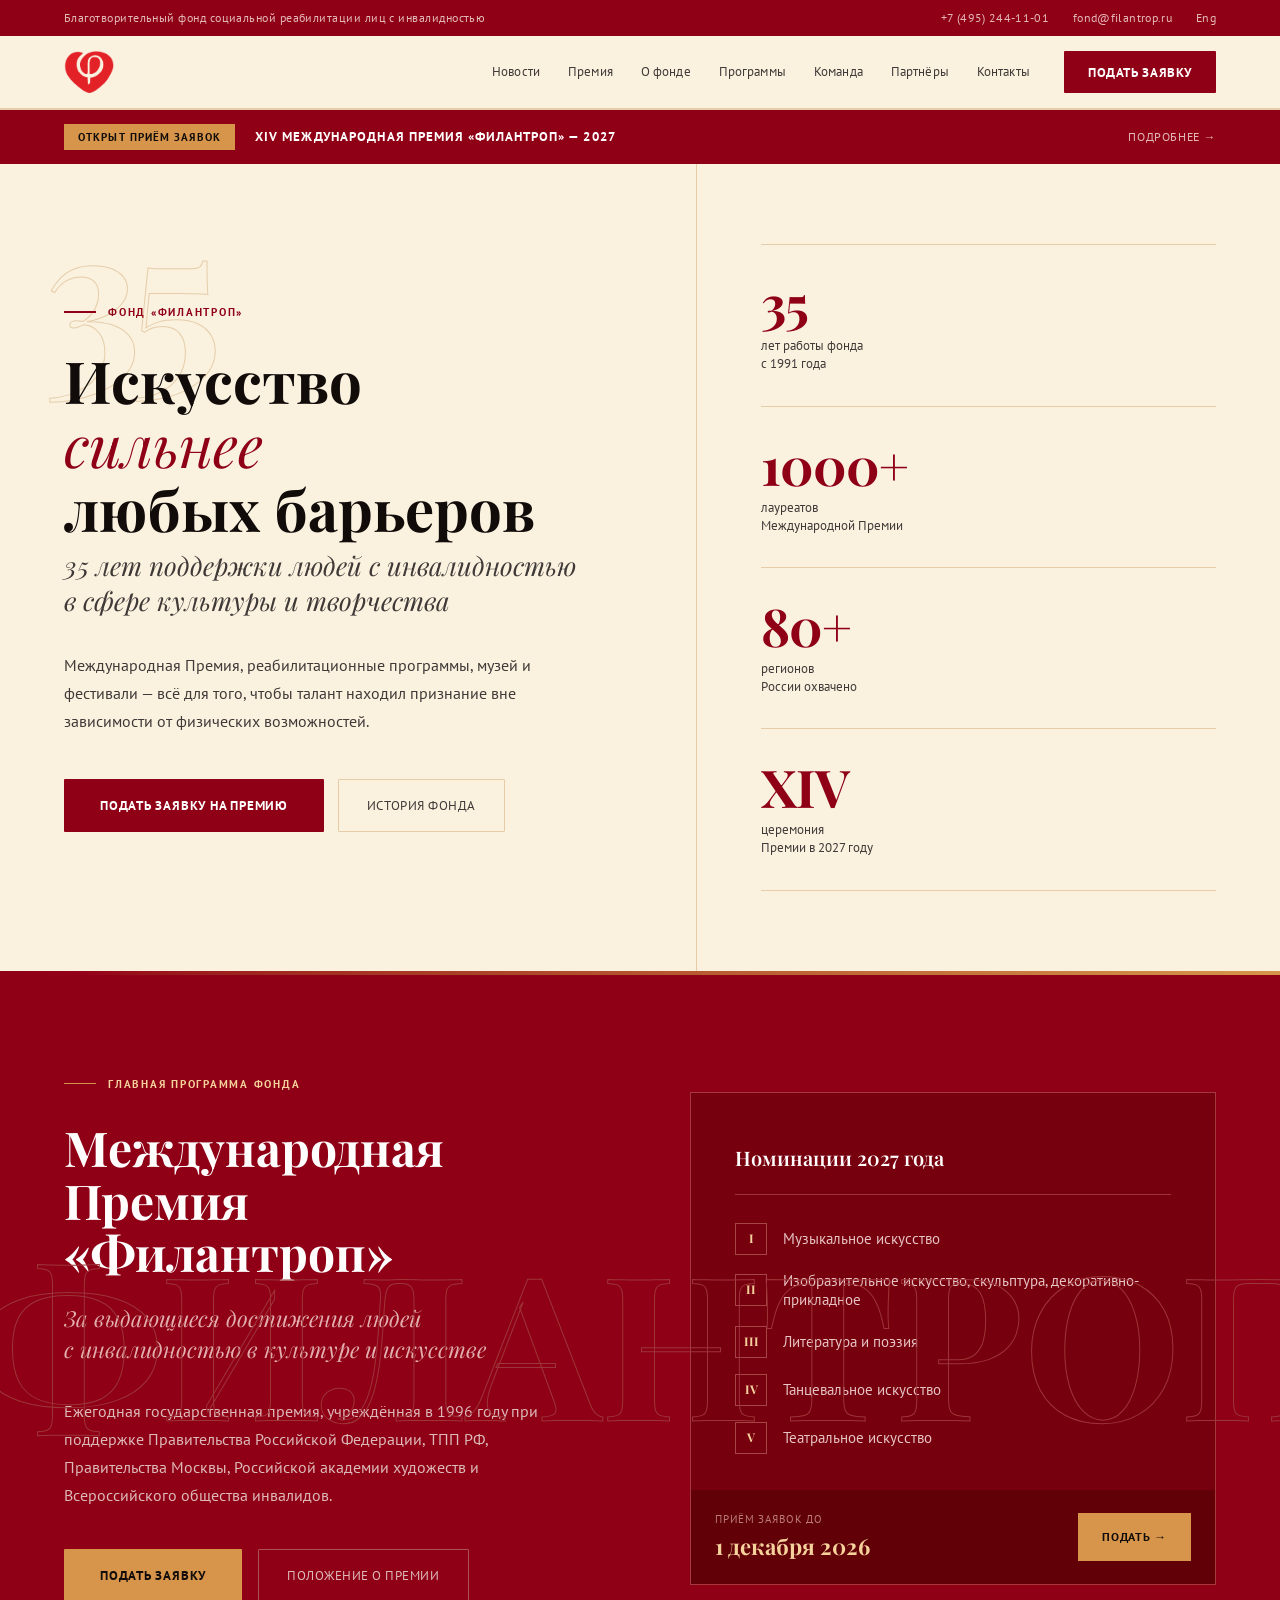
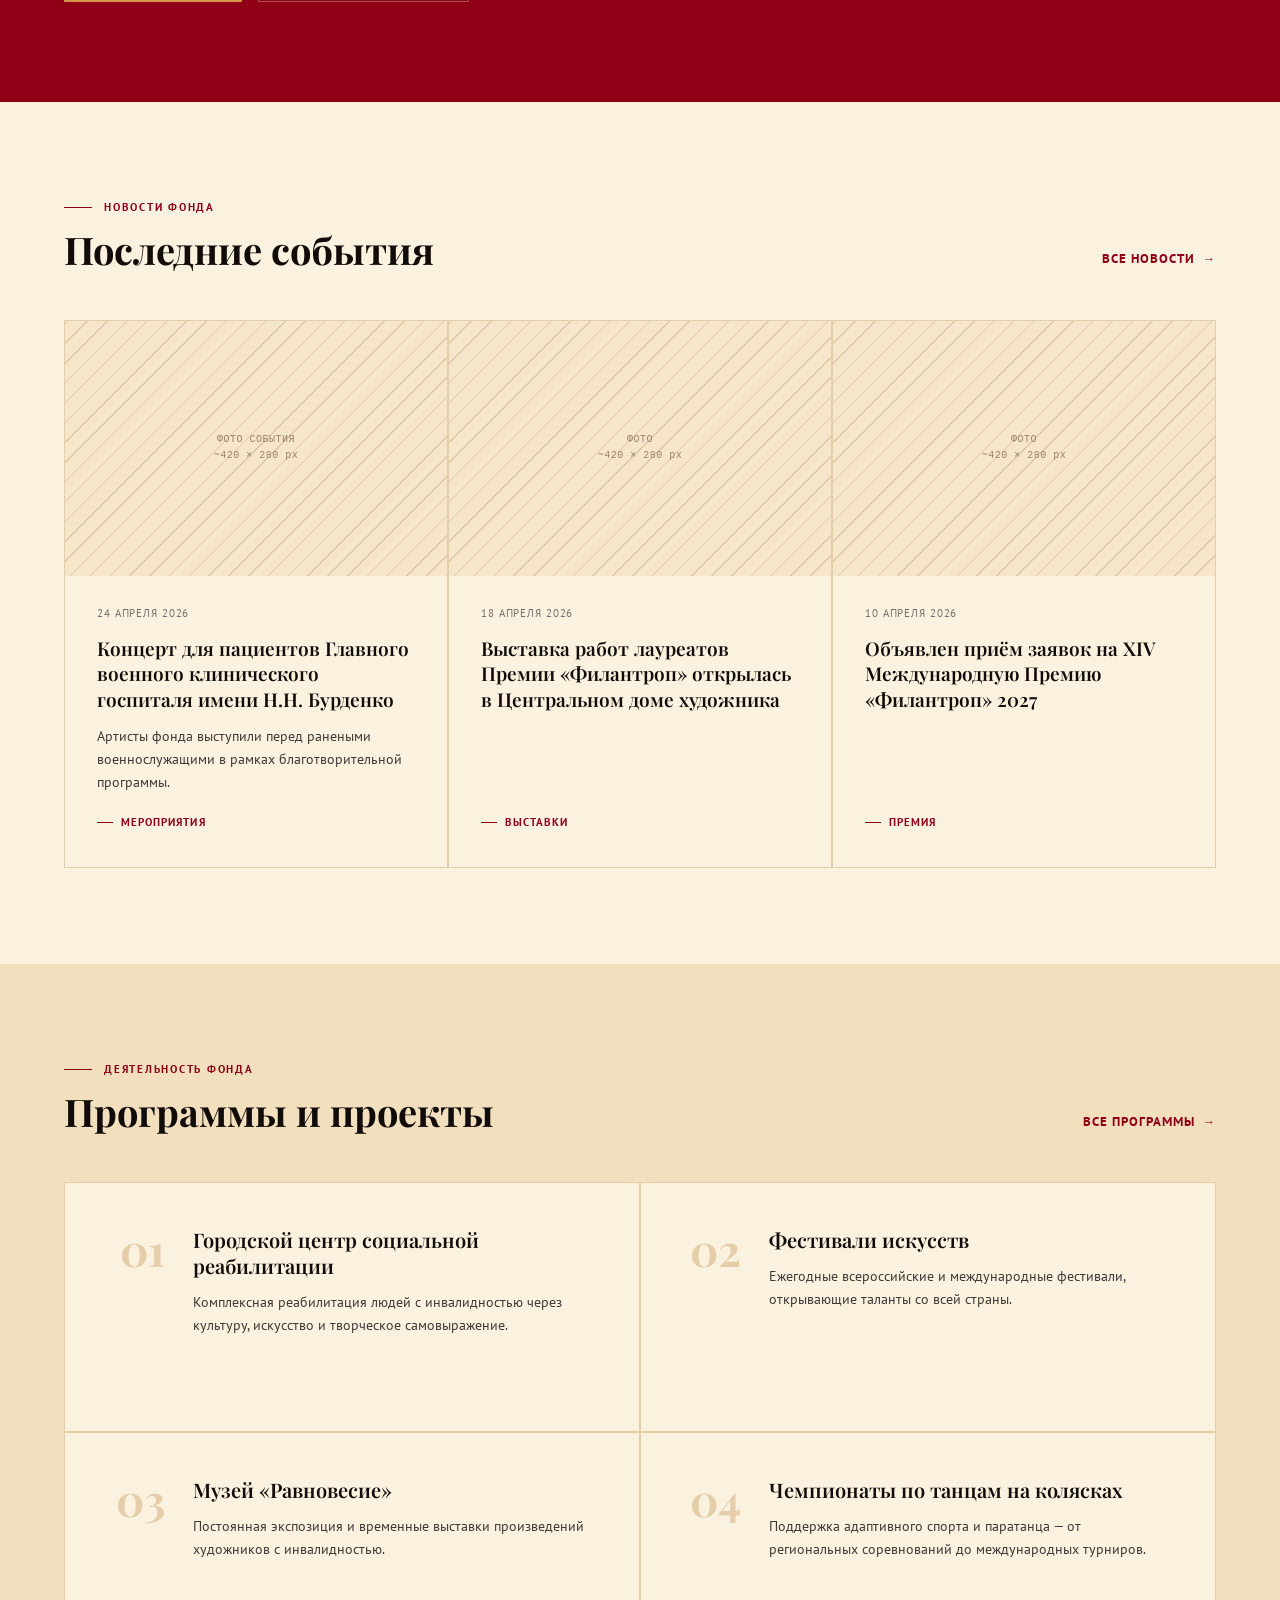
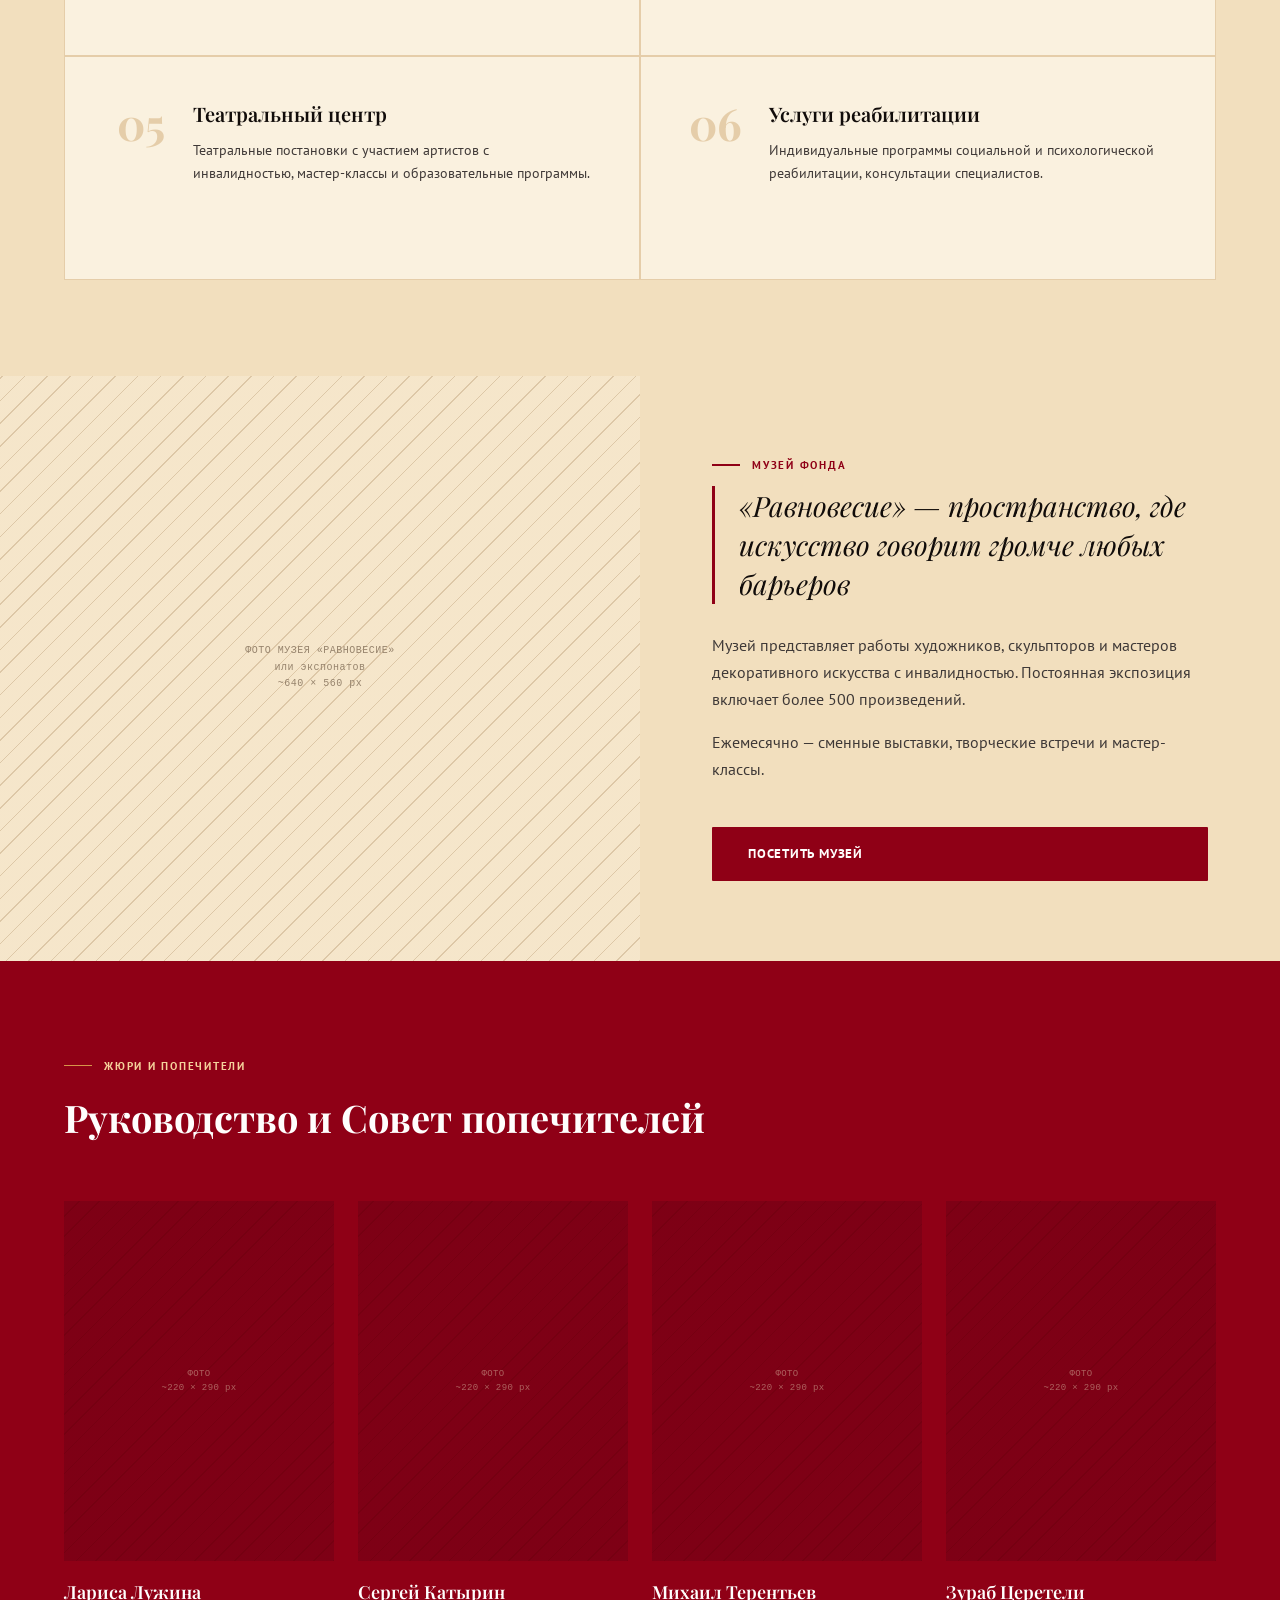
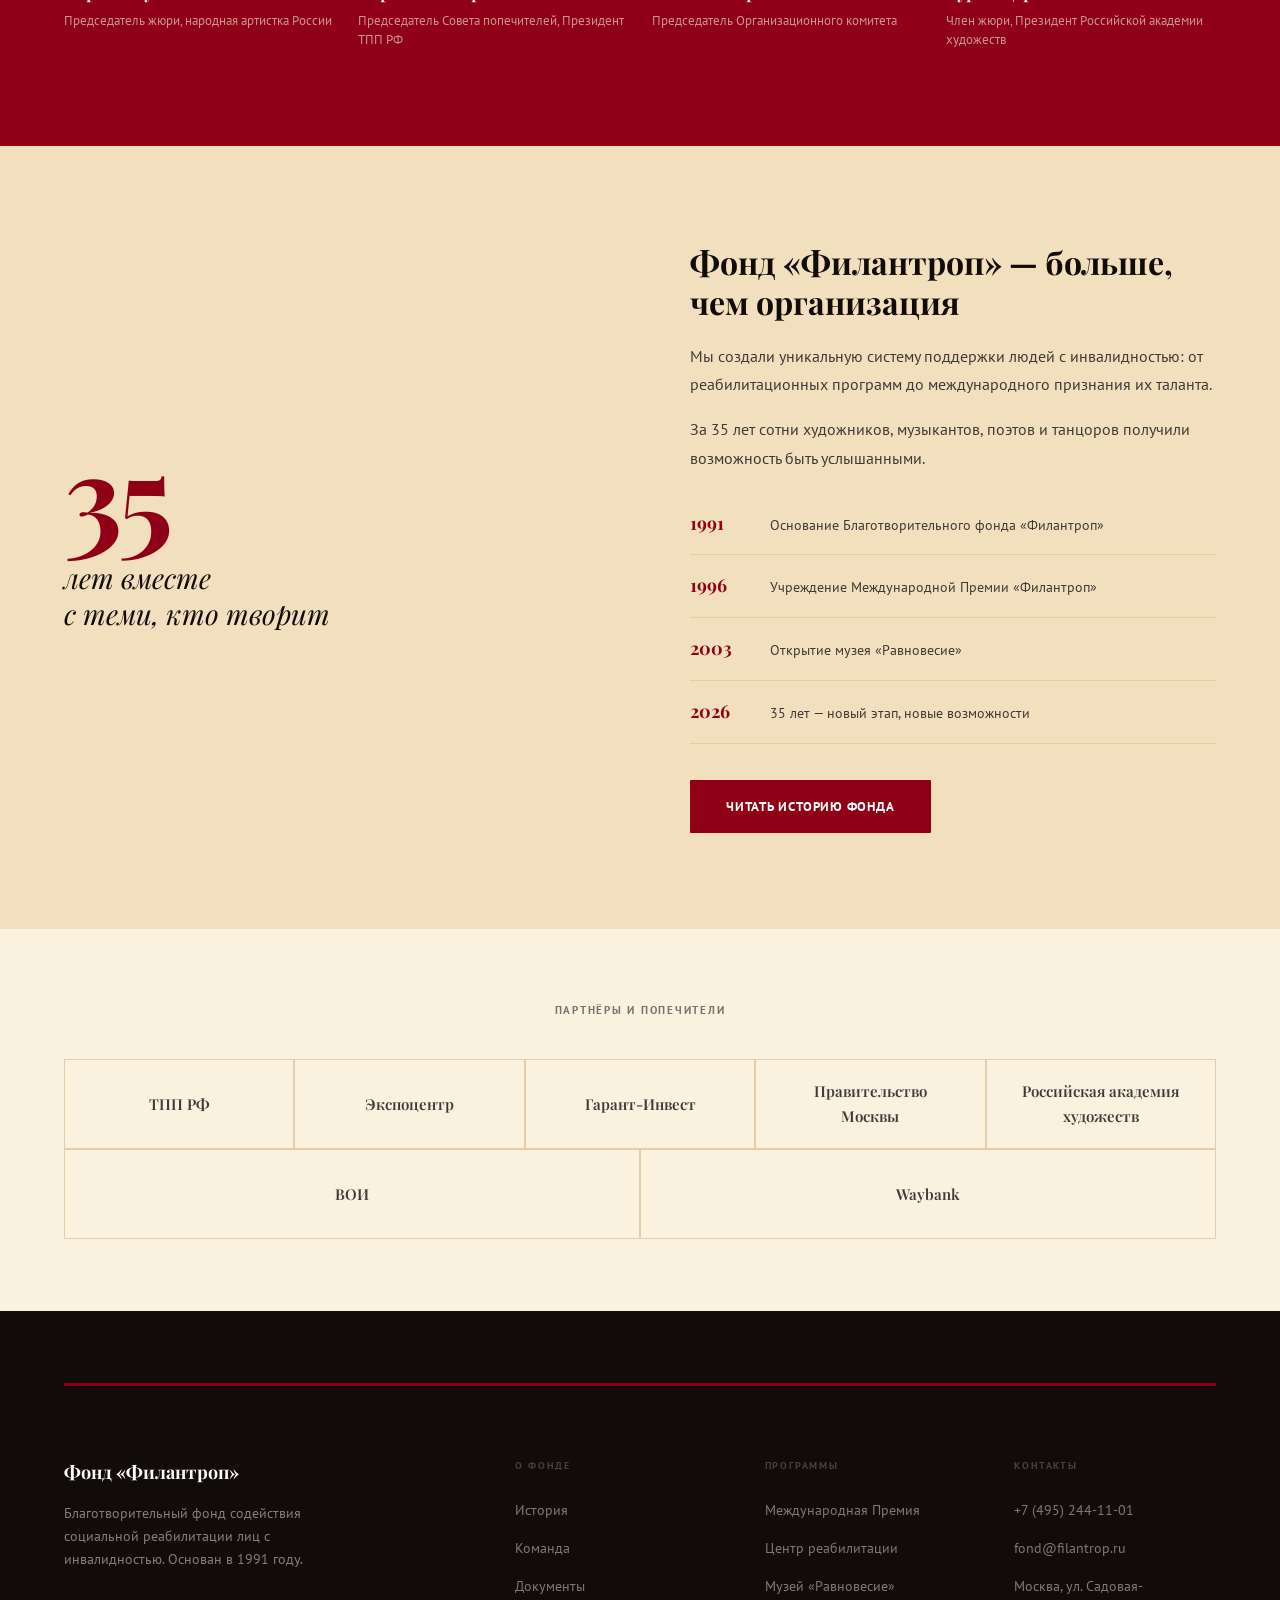
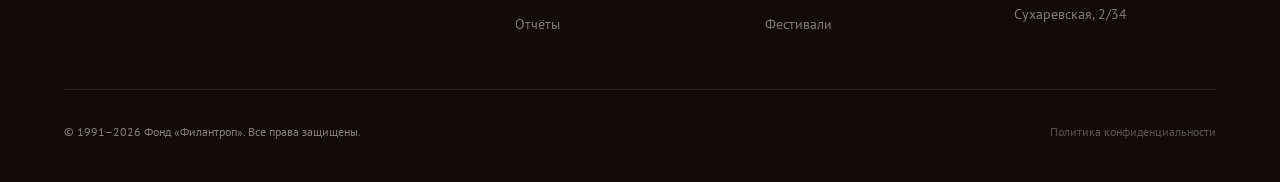
<file: index-v2.html>
<!DOCTYPE html>
<html lang="ru">
<head>
<meta charset="UTF-8">
<meta name="viewport" content="width=device-width, initial-scale=1.0">
<title>Фонд «Филантроп» — 35 лет</title>
<link rel="preconnect" href="https://fonts.googleapis.com">
<link href="https://fonts.googleapis.com/css2?family=Playfair+Display:ital,wght@0,400;0,600;0,700;1,400;1,700&family=PT+Sans:ital,wght@0,400;0,700;1,400&display=swap" rel="stylesheet">
<style>
*, *::before, *::after { box-sizing: border-box; margin: 0; padding: 0; }

:root {
  --cream:       oklch(0.93 0.040 82);
  --cream-light: oklch(0.96 0.025 82);
  --cream-dark:  oklch(0.86 0.055 78);
  --parchment:   oklch(0.91 0.048 80);
  --red:         oklch(0.40 0.175 22);
  --red-dark:    oklch(0.30 0.155 22);
  --red-mid:     oklch(0.50 0.16 22);
  --ink:         oklch(0.16 0.01 40);
  --ink-mid:     oklch(0.35 0.01 40);
  --ink-light:   oklch(0.55 0.015 40);
  --gold:        oklch(0.72 0.12 68);
  --gold-deep:   oklch(0.58 0.13 60);
  --gold-light:  oklch(0.88 0.08 78);
  --white:       oklch(0.998 0.002 80);

  --ff-serif: 'Playfair Display', Georgia, serif;
  --ff-sans:  'PT Sans', Arial, sans-serif;
}

html { scroll-behavior: smooth; }
body {
  font-family: var(--ff-sans);
  background: var(--cream-light);
  color: var(--ink);
  font-size: 17px;
  line-height: 1.65;
  -webkit-font-smoothing: antialiased;
}

/* ── TOP BAR ── */
.top-bar {
  background: var(--red);
  height: 36px;
  display: flex; align-items: center;
}
.top-bar-inner {
  max-width: 1280px; margin: 0 auto; padding: 0 64px;
  display: flex; justify-content: space-between; align-items: center; width: 100%;
}
.top-bar-left {
  font-size: 11.5px; color: oklch(0.82 0.05 20);
  letter-spacing: 0.04em;
}
.top-bar-right {
  display: flex; gap: 24px;
}
.top-bar-right a {
  font-size: 11.5px; color: oklch(0.82 0.05 20);
  text-decoration: none; letter-spacing: 0.03em;
  transition: color 0.15s;
}
.top-bar-right a:hover { color: var(--white); }

/* ── NAV ── */
nav {
  position: sticky; top: 0; z-index: 100;
  background: var(--cream-light);
  border-bottom: 2px solid var(--cream-dark);
}
.nav-inner {
  max-width: 1280px; margin: 0 auto;
  display: flex; align-items: center;
  padding: 0 64px; height: 72px;
  gap: 0;
}
.nav-logo {
  display: flex; align-items: center; gap: 16px;
  text-decoration: none; color: var(--ink);
  flex-shrink: 0; margin-right: auto;
}
.nav-logo-emblem {
  width: 44px; height: 44px; flex-shrink: 0;
  position: relative;
}
.nav-logo-emblem svg { width: 100%; height: 100%; }
.nav-logo-text strong {
  font-family: var(--ff-serif); font-size: 16px; font-weight: 700;
  letter-spacing: 0.01em; display: block; line-height: 1.1;
}
.nav-logo-text span {
  font-size: 10px; color: var(--ink-light); letter-spacing: 0.1em;
  text-transform: uppercase;
}
.nav-links { display: flex; }
.nav-links a {
  font-size: 13px; color: var(--ink-mid); text-decoration: none;
  padding: 0 14px; height: 72px; display: flex; align-items: center;
  border-top: 2px solid transparent; margin-top: -2px;
  transition: color 0.18s, border-color 0.18s;
  letter-spacing: 0.01em; white-space: nowrap;
}
.nav-links a:hover { color: var(--red); border-top-color: var(--red); }
.nav-cta {
  margin-left: 20px;
  background: var(--red); color: var(--white);
  font-size: 12.5px; font-weight: 700; letter-spacing: 0.05em;
  text-transform: uppercase; text-decoration: none;
  padding: 11px 24px; border-radius: 1px;
  transition: background 0.18s; flex-shrink: 0;
}
.nav-cta:hover { background: var(--red-dark); }

/* ── HERO ── */
.hero {
  background: var(--cream-light);
  padding: 0;
  position: relative; overflow: hidden;
}
.hero-announce {
  background: var(--red);
  padding: 14px 64px;
  display: flex; align-items: center; gap: 20px;
}
.hero-announce-text {
  font-size: 13px; font-weight: 700; letter-spacing: 0.08em;
  text-transform: uppercase; color: var(--white);
}
.hero-announce-badge {
  background: var(--gold); color: var(--ink);
  font-size: 11px; font-weight: 700; letter-spacing: 0.1em;
  text-transform: uppercase; padding: 4px 14px;
  flex-shrink: 0;
}
.hero-announce-link {
  margin-left: auto; font-size: 12px; color: oklch(0.82 0.05 20);
  text-decoration: none; letter-spacing: 0.05em; text-transform: uppercase;
  display: flex; align-items: center; gap: 8px;
}
.hero-announce-link:hover { color: var(--white); }

.hero-body {
  display: grid; grid-template-columns: 1fr 520px;
  min-height: calc(88vh - 36px);
  max-width: 1280px; margin: 0 auto; padding: 0 64px;
}
.hero-content {
  display: flex; flex-direction: column; justify-content: center;
  padding: 80px 80px 80px 0;
  position: relative;
}
.hero-num {
  font-family: var(--ff-serif); font-size: 200px; font-weight: 700;
  line-height: 0.85; letter-spacing: -0.06em;
  color: transparent;
  -webkit-text-stroke: 1px var(--cream-dark);
  position: absolute; top: 40px; left: -20px;
  user-select: none; pointer-events: none;
  z-index: 0;
}
.hero-eyebrow {
  font-size: 11px; font-weight: 700; letter-spacing: 0.16em;
  text-transform: uppercase; color: var(--red);
  margin-bottom: 28px; position: relative; z-index: 1;
  display: flex; align-items: center; gap: 12px;
}
.hero-eyebrow::before { content: ''; width: 32px; height: 1.5px; background: var(--red); display: block; }
.hero-title {
  font-family: var(--ff-serif); font-size: 58px; font-weight: 700;
  line-height: 1.1; color: var(--ink);
  text-wrap: pretty; position: relative; z-index: 1;
  margin-bottom: 8px;
}
.hero-title em {
  font-style: italic; font-weight: 400; color: var(--red);
}
.hero-subtitle {
  font-family: var(--ff-serif); font-size: 26px; font-weight: 400;
  font-style: italic; color: var(--ink-mid);
  margin-bottom: 32px; position: relative; z-index: 1;
  line-height: 1.35;
}
.hero-desc {
  font-size: 16px; color: var(--ink-mid); line-height: 1.75;
  max-width: 480px; margin-bottom: 44px;
  position: relative; z-index: 1;
}
.hero-actions {
  display: flex; gap: 14px; align-items: center;
  position: relative; z-index: 1;
}
.btn-red {
  background: var(--red); color: var(--white);
  font-weight: 700; font-size: 13px; letter-spacing: 0.06em;
  text-transform: uppercase; text-decoration: none;
  padding: 16px 36px; border-radius: 1px;
  transition: background 0.18s;
}
.btn-red:hover { background: var(--red-dark); }
.btn-ghost {
  border: 1.5px solid var(--cream-dark); color: var(--ink-mid);
  font-size: 13px; letter-spacing: 0.04em; text-transform: uppercase;
  text-decoration: none; padding: 15px 28px; border-radius: 1px;
  transition: border-color 0.18s, color 0.18s;
}
.btn-ghost:hover { border-color: var(--red); color: var(--red); }

.hero-stats-col {
  border-left: 1px solid var(--cream-dark);
  display: flex; flex-direction: column; justify-content: center;
  padding: 80px 0 80px 64px; gap: 0;
}
.hero-stat {
  padding: 32px 0;
  border-bottom: 1px solid var(--cream-dark);
}
.hero-stat:first-child { border-top: 1px solid var(--cream-dark); }
.hero-stat-num {
  font-family: var(--ff-serif); font-size: 52px; font-weight: 700;
  color: var(--red); line-height: 1; letter-spacing: -0.02em;
}
.hero-stat-label {
  font-size: 13px; color: var(--ink-mid); margin-top: 8px; line-height: 1.4;
}

/* ── DIVIDER ── */
.divider-red {
  height: 4px;
  background: linear-gradient(90deg, var(--red) 0%, var(--gold) 100%);
}

/* ── PRIZE FULL-BLEED ── */
.prize-section {
  background: var(--red); padding: 100px 0;
  position: relative; overflow: hidden;
}
.prize-section::before {
  content: 'ФИЛАНТРОП';
  position: absolute; right: -60px; top: 50%; transform: translateY(-50%);
  font-family: var(--ff-serif); font-size: 200px; font-weight: 700;
  color: transparent; -webkit-text-stroke: 1px oklch(0.48 0.14 22);
  white-space: nowrap; user-select: none; pointer-events: none;
  line-height: 1;
}
.prize-inner {
  max-width: 1280px; margin: 0 auto; padding: 0 64px;
  display: grid; grid-template-columns: 1fr 1fr; gap: 100px; align-items: center;
}
.prize-left .prize-eyebrow {
  font-size: 11px; font-weight: 700; letter-spacing: 0.16em;
  text-transform: uppercase; color: var(--gold-light);
  display: flex; align-items: center; gap: 12px; margin-bottom: 28px;
}
.prize-left .prize-eyebrow::before { content: ''; width: 32px; height: 1.5px; background: var(--gold); display: block; }
.prize-title {
  font-family: var(--ff-serif); font-size: 48px; font-weight: 700;
  line-height: 1.1; color: var(--white); margin-bottom: 24px;
}
.prize-subtitle {
  font-family: var(--ff-serif); font-style: italic; font-size: 22px;
  color: oklch(0.80 0.06 20); margin-bottom: 32px; line-height: 1.4;
}
.prize-desc {
  font-size: 16px; color: oklch(0.82 0.04 20); line-height: 1.75; margin-bottom: 40px;
}
.prize-actions { display: flex; gap: 16px; }
.btn-gold {
  background: var(--gold); color: var(--ink);
  font-weight: 700; font-size: 13px; letter-spacing: 0.06em;
  text-transform: uppercase; text-decoration: none;
  padding: 16px 36px; border-radius: 1px;
  transition: background 0.18s;
}
.btn-gold:hover { background: var(--gold-deep); color: var(--white); }
.btn-white-outline {
  border: 1.5px solid oklch(0.55 0.12 22); color: oklch(0.82 0.04 20);
  font-size: 13px; letter-spacing: 0.04em; text-transform: uppercase;
  text-decoration: none; padding: 15px 28px; border-radius: 1px;
  transition: border-color 0.18s, color 0.18s;
}
.btn-white-outline:hover { border-color: var(--gold); color: var(--gold-light); }

.prize-right-box {
  background: oklch(0.35 0.155 22);
  border: 1px solid oklch(0.50 0.14 22);
  padding: 48px 44px;
}
.prize-right-box h3 {
  font-family: var(--ff-serif); font-size: 20px; font-weight: 600;
  color: var(--white); margin-bottom: 28px;
  padding-bottom: 20px; border-bottom: 1px solid oklch(0.48 0.14 22);
}
.prize-noms {
  display: flex; flex-direction: column; gap: 16px; margin-bottom: 36px;
}
.prize-nom {
  display: flex; align-items: center; gap: 16px;
}
.prize-nom-num {
  width: 32px; height: 32px; border: 1px solid oklch(0.52 0.13 22);
  display: flex; align-items: center; justify-content: center;
  font-size: 12px; font-weight: 700; color: var(--gold-light);
  font-family: var(--ff-serif); flex-shrink: 0;
}
.prize-nom-name { font-size: 14.5px; color: oklch(0.85 0.04 20); line-height: 1.35; }
.prize-deadline {
  background: oklch(0.30 0.14 22);
  padding: 20px 24px;
  display: flex; justify-content: space-between; align-items: center;
  margin: 0 -44px -48px;
}
.prize-deadline-label { font-size: 11px; color: oklch(0.65 0.08 22); letter-spacing: 0.08em; text-transform: uppercase; }
.prize-deadline-date { font-family: var(--ff-serif); font-size: 22px; font-weight: 700; color: var(--gold-light); }

/* ── NEWS ── */
.news-section { background: var(--cream-light); padding: 96px 0; }
.section-container { max-width: 1280px; margin: 0 auto; padding: 0 64px; }
.section-header {
  display: flex; justify-content: space-between; align-items: flex-end;
  margin-bottom: 48px;
}
.section-eyebrow {
  font-size: 11px; font-weight: 700; letter-spacing: 0.16em;
  text-transform: uppercase; color: var(--red);
  display: flex; align-items: center; gap: 12px; margin-bottom: 12px;
}
.section-eyebrow::before { content: ''; width: 28px; height: 1.5px; background: var(--red); display: block; }
.section-title {
  font-family: var(--ff-serif); font-size: 38px; font-weight: 700;
  line-height: 1.15; color: var(--ink);
}
.link-more {
  font-size: 12.5px; font-weight: 700; letter-spacing: 0.08em;
  text-transform: uppercase; color: var(--red);
  text-decoration: none; display: flex; align-items: center; gap: 8px;
  padding-bottom: 2px; border-bottom: 1px solid transparent;
  transition: gap 0.18s, border-color 0.18s;
}
.link-more:hover { gap: 14px; border-bottom-color: var(--red); }
.link-more::after { content: '→'; }

.news-row {
  display: grid; grid-template-columns: 1fr 1fr 1fr; gap: 2px;
  background: var(--cream-dark); border: 1px solid var(--cream-dark);
}
.news-card {
  background: var(--cream-light); text-decoration: none; color: inherit;
  display: flex; flex-direction: column;
  transition: background 0.18s;
}
.news-card:hover { background: var(--white); }
.news-img {
  aspect-ratio: 3/2;
  background: repeating-linear-gradient(-45deg,
    oklch(0.84 0.05 78) 0px, oklch(0.84 0.05 78) 1px,
    var(--cream) 1px, var(--cream) 14px);
  display: flex; align-items: center; justify-content: center; flex-direction: column; gap: 8px;
}
.news-img span { font-family: monospace; font-size: 10px; color: oklch(0.62 0.04 72); letter-spacing: 0.05em; text-align: center; padding: 0 16px; }
.news-body { padding: 28px 32px 36px; flex: 1; display: flex; flex-direction: column; }
.news-date { font-size: 11px; color: var(--ink-light); letter-spacing: 0.08em; text-transform: uppercase; margin-bottom: 14px; }
.news-title {
  font-family: var(--ff-serif); font-size: 19px; font-weight: 600;
  line-height: 1.35; color: var(--ink); margin-bottom: 12px; flex: 1;
  text-wrap: pretty;
}
.news-excerpt { font-size: 14px; color: var(--ink-mid); line-height: 1.65; margin-bottom: 20px; }
.news-tag {
  font-size: 10.5px; font-weight: 700; letter-spacing: 0.1em;
  text-transform: uppercase; color: var(--red);
  display: flex; align-items: center; gap: 8px;
}
.news-tag::before { content: ''; width: 16px; height: 1.5px; background: var(--red); display: block; }

/* ── PROGRAMS ── */
.programs-section { background: var(--parchment); padding: 96px 0; }
.programs-list { display: grid; grid-template-columns: 1fr 1fr; gap: 2px; background: var(--cream-dark); border: 1px solid var(--cream-dark); margin-top: 48px; }
.prog-item {
  background: var(--cream-light); padding: 44px 48px;
  display: flex; gap: 28px; align-items: flex-start;
  text-decoration: none; color: inherit;
  transition: background 0.18s; position: relative; overflow: hidden;
}
.prog-item::after {
  content: ''; position: absolute; left: 0; top: 0; bottom: 0;
  width: 0; background: var(--red);
  transition: width 0.3s ease;
}
.prog-item:hover { background: var(--white); }
.prog-item:hover::after { width: 3px; }
.prog-num {
  font-family: var(--ff-serif); font-size: 44px; font-weight: 700;
  color: var(--cream-dark); line-height: 1; flex-shrink: 0;
  transition: color 0.2s;
  width: 52px; text-align: right;
}
.prog-item:hover .prog-num { color: var(--red); }
.prog-body { flex: 1; }
.prog-title {
  font-family: var(--ff-serif); font-size: 20px; font-weight: 600;
  color: var(--ink); line-height: 1.3; margin-bottom: 12px;
}
.prog-desc { font-size: 14px; color: var(--ink-mid); line-height: 1.65; }
.prog-arrow { margin-top: 20px; font-size: 18px; color: var(--red); opacity: 0; transition: opacity 0.2s, transform 0.2s; }
.prog-item:hover .prog-arrow { opacity: 1; transform: translateX(4px); }

/* ── MUSEUM ── */
.museum-section { background: var(--cream-light); padding: 0; }
.museum-grid {
  display: grid; grid-template-columns: 1fr 1fr;
}
.museum-img {
  background: repeating-linear-gradient(-45deg,
    oklch(0.84 0.05 78) 0px, oklch(0.84 0.05 78) 1px,
    var(--cream) 1px, var(--cream) 16px);
  min-height: 560px;
  display: flex; align-items: center; justify-content: center; flex-direction: column; gap: 12px;
}
.museum-img span { font-family: monospace; font-size: 10px; color: oklch(0.62 0.04 72); letter-spacing: 0.05em; text-align: center; padding: 0 48px; }
.museum-text {
  padding: 80px 72px; background: var(--parchment);
  display: flex; flex-direction: column; justify-content: center;
}
.museum-quote {
  font-family: var(--ff-serif); font-size: 28px; font-style: italic;
  font-weight: 400; color: var(--ink); line-height: 1.4;
  margin-bottom: 28px;
  padding-left: 24px; border-left: 3px solid var(--red);
}
.museum-text p { font-size: 15.5px; color: var(--ink-mid); line-height: 1.75; margin-bottom: 16px; }

/* ── JURY ── */
.jury-section { background: var(--red); padding: 96px 0; }
.jury-eyebrow {
  font-size: 11px; font-weight: 700; letter-spacing: 0.16em;
  text-transform: uppercase; color: var(--gold-light);
  display: flex; align-items: center; gap: 12px; margin-bottom: 12px;
}
.jury-eyebrow::before { content: ''; width: 28px; height: 1.5px; background: var(--gold); display: block; }
.jury-title {
  font-family: var(--ff-serif); font-size: 38px; font-weight: 700;
  color: var(--white); margin-bottom: 52px;
}
.jury-grid { display: grid; grid-template-columns: repeat(4, 1fr); gap: 24px; }
.jury-card { display: flex; flex-direction: column; gap: 0; }
.jury-photo {
  aspect-ratio: 3/4;
  background: repeating-linear-gradient(-45deg,
    oklch(0.35 0.15 22) 0px, oklch(0.35 0.15 22) 1px,
    oklch(0.37 0.155 22) 1px, oklch(0.37 0.155 22) 14px);
  display: flex; align-items: center; justify-content: center; flex-direction: column; gap: 8px;
  margin-bottom: 20px;
}
.jury-photo span { font-family: monospace; font-size: 9px; color: oklch(0.58 0.1 22); letter-spacing: 0.04em; text-align: center; padding: 0 12px; }
.jury-name { font-family: var(--ff-serif); font-size: 18px; font-weight: 600; color: var(--white); line-height: 1.25; margin-bottom: 8px; }
.jury-role { font-size: 13px; color: oklch(0.72 0.06 20); line-height: 1.45; }

/* ── ABOUT STRIP ── */
.about-section { background: var(--parchment); padding: 96px 0; }
.about-inner { display: grid; grid-template-columns: 1fr 1fr; gap: 100px; align-items: center; }
.about-left { }
.about-big-num {
  font-family: var(--ff-serif); font-size: 120px; font-weight: 700;
  color: var(--red); line-height: 0.85; letter-spacing: -0.04em;
  margin-bottom: 16px;
}
.about-big-label {
  font-family: var(--ff-serif); font-size: 28px; font-weight: 400;
  font-style: italic; color: var(--ink); line-height: 1.3;
}
.about-right h2 {
  font-family: var(--ff-serif); font-size: 32px; font-weight: 700;
  color: var(--ink); margin-bottom: 20px; line-height: 1.25;
}
.about-right p { font-size: 16px; color: var(--ink-mid); line-height: 1.8; margin-bottom: 16px; }
.about-milestones { margin-top: 36px; display: flex; flex-direction: column; gap: 16px; }
.milestone {
  display: flex; gap: 20px; align-items: baseline;
  padding-bottom: 16px; border-bottom: 1px solid var(--cream-dark);
}
.milestone-year { font-family: var(--ff-serif); font-size: 18px; font-weight: 700; color: var(--red); flex-shrink: 0; width: 60px; }
.milestone-text { font-size: 14px; color: var(--ink-mid); line-height: 1.5; }

/* ── PARTNERS ── */
.partners-section { background: var(--cream-light); padding: 72px 0; }
.partners-label {
  font-size: 11px; font-weight: 700; letter-spacing: 0.16em;
  text-transform: uppercase; color: var(--ink-light);
  text-align: center; margin-bottom: 40px;
}
.partners-row {
  display: flex; flex-wrap: wrap; gap: 2px;
  background: var(--cream-dark); border: 1px solid var(--cream-dark);
}
.partner-cell {
  background: var(--cream-light); flex: 1 1 200px;
  height: 88px; display: flex; align-items: center; justify-content: center;
  padding: 16px 32px; transition: background 0.18s;
}
.partner-cell:hover { background: var(--white); }
.partner-name {
  font-family: var(--ff-serif); font-size: 15px; font-weight: 600;
  color: var(--ink-mid); text-align: center;
}

/* ── FOOTER ── */
footer { background: var(--ink); color: oklch(0.60 0.01 40); padding: 72px 0 40px; }
.footer-grid { display: grid; grid-template-columns: 2fr 1fr 1fr 1fr; gap: 48px; padding-bottom: 52px; border-bottom: 1px solid oklch(0.24 0.01 40); margin-bottom: 32px; }
.footer-brand strong { font-family: var(--ff-serif); font-size: 18px; color: var(--white); display: block; margin-bottom: 14px; }
.footer-brand p { font-size: 13.5px; line-height: 1.7; max-width: 280px; }
.footer-col h4 { font-size: 10px; font-weight: 700; letter-spacing: 0.16em; text-transform: uppercase; color: oklch(0.38 0.01 40); margin-bottom: 20px; }
.footer-col ul { list-style: none; display: flex; flex-direction: column; gap: 10px; }
.footer-col ul a { color: oklch(0.58 0.01 40); text-decoration: none; font-size: 13.5px; transition: color 0.18s; }
.footer-col ul a:hover { color: var(--gold-light); }
.footer-bottom { display: flex; justify-content: space-between; font-size: 12px; }
.footer-bottom a { color: oklch(0.45 0.01 40); text-decoration: none; }
.footer-bottom a:hover { color: var(--gold-light); }
.footer-red-line { height: 3px; background: var(--red); margin-bottom: 72px; }
</style>
</head>
<body>

<!-- ── TOP BAR ── -->
<div class="top-bar">
  <div class="top-bar-inner">
    <span class="top-bar-left">Благотворительный фонд социальной реабилитации лиц с инвалидностью</span>
    <div class="top-bar-right">
      <a href="tel:+74952441101">+7 (495) 244-11-01</a>
      <a href="mailto:fond@filantrop.ru">fond@filantrop.ru</a>
      <a href="#">Eng</a>
    </div>
  </div>
</div>

<!-- ── NAV ── */-->
<nav>
  <div class="nav-inner">
    <a href="#" class="nav-logo">
      <img src="logo.png" alt="Фонд Филантроп" style="height:50px;">
    </a>
    <div class="nav-links">
      <a href="#">Новости</a>
      <a href="#">Премия</a>
      <a href="#">О фонде</a>
      <a href="#">Программы</a>
      <a href="#">Команда</a>
      <a href="#">Партнёры</a>
      <a href="#">Контакты</a>
    </div>
    <a href="#prize" class="nav-cta">Подать заявку</a>
  </div>
</nav>

<!-- ── HERO ── -->
<section class="hero">
  <div class="hero-announce" style="padding-left: max(64px, calc((100vw - 1280px)/2 + 64px));">
    <span class="hero-announce-badge">Открыт приём заявок</span>
    <span class="hero-announce-text">XIV Международная Премия «Филантроп» — 2027</span>
    <a href="#" class="hero-announce-link">Подробнее →</a>
  </div>
  <div class="hero-body" style="max-width:100%; padding: 0 max(64px, calc((100vw - 1280px)/2 + 64px));">
    <div class="hero-content">
      <div class="hero-num" aria-hidden="true">35</div>
      <div class="hero-eyebrow">Фонд «Филантроп»</div>
      <h1 class="hero-title">Искусство<br><em>сильнее</em><br>любых барьеров</h1>
      <p class="hero-subtitle">35 лет поддержки людей с инвалидностью<br>в сфере культуры и творчества</p>
      <p class="hero-desc">Международная Премия, реабилитационные программы, музей и фестивали — всё для того, чтобы талант находил признание вне зависимости от физических возможностей.</p>
      <div class="hero-actions">
        <a href="#prize" class="btn-red">Подать заявку на Премию</a>
        <a href="#about" class="btn-ghost">История фонда</a>
      </div>
    </div>
    <div class="hero-stats-col">
      <div class="hero-stat">
        <div class="hero-stat-num">35</div>
        <div class="hero-stat-label">лет работы фонда<br>с 1991 года</div>
      </div>
      <div class="hero-stat">
        <div class="hero-stat-num">1000+</div>
        <div class="hero-stat-label">лауреатов<br>Международной Премии</div>
      </div>
      <div class="hero-stat">
        <div class="hero-stat-num">80+</div>
        <div class="hero-stat-label">регионов<br>России охвачено</div>
      </div>
      <div class="hero-stat">
        <div class="hero-stat-num">XIV</div>
        <div class="hero-stat-label">церемония<br>Премии в 2027 году</div>
      </div>
    </div>
  </div>
</section>

<div class="divider-red"></div>

<!-- ── PRIZE ── -->
<section class="prize-section" id="prize">
  <div class="prize-inner">
    <div class="prize-left">
      <div class="prize-eyebrow">Главная программа фонда</div>
      <h2 class="prize-title">Международная<br>Премия<br>«Филантроп»</h2>
      <p class="prize-subtitle">За выдающиеся достижения людей<br>с инвалидностью в культуре и искусстве</p>
      <p class="prize-desc">Ежегодная государственная премия, учреждённая в 1996 году при поддержке Правительства Российской Федерации, ТПП РФ, Правительства Москвы, Российской академии художеств и Всероссийского общества инвалидов.</p>
      <div class="prize-actions">
        <a href="#" class="btn-gold">Подать заявку</a>
        <a href="#" class="btn-white-outline">Положение о Премии</a>
      </div>
    </div>
    <div class="prize-right-box">
      <h3>Номинации 2027 года</h3>
      <div class="prize-noms">
        <div class="prize-nom">
          <div class="prize-nom-num">I</div>
          <div class="prize-nom-name">Музыкальное искусство</div>
        </div>
        <div class="prize-nom">
          <div class="prize-nom-num">II</div>
          <div class="prize-nom-name">Изобразительное искусство, скульптура, декоративно-прикладное</div>
        </div>
        <div class="prize-nom">
          <div class="prize-nom-num">III</div>
          <div class="prize-nom-name">Литература и поэзия</div>
        </div>
        <div class="prize-nom">
          <div class="prize-nom-num">IV</div>
          <div class="prize-nom-name">Танцевальное искусство</div>
        </div>
        <div class="prize-nom">
          <div class="prize-nom-num">V</div>
          <div class="prize-nom-name">Театральное искусство</div>
        </div>
      </div>
      <div class="prize-deadline">
        <div>
          <div class="prize-deadline-label">Приём заявок до</div>
          <div class="prize-deadline-date">1 декабря 2026</div>
        </div>
        <a href="#" style="background:var(--gold); color:var(--ink); font-size:12px; font-weight:700; letter-spacing:0.06em; text-transform:uppercase; text-decoration:none; padding: 14px 24px;">Подать →</a>
      </div>
    </div>
  </div>
</section>

<!-- ── NEWS ── -->
<section class="news-section">
  <div class="section-container">
    <div class="section-header">
      <div>
        <div class="section-eyebrow">Новости фонда</div>
        <h2 class="section-title">Последние события</h2>
      </div>
      <a href="#" class="link-more">Все новости</a>
    </div>
    <div class="news-row">
      <a href="#" class="news-card">
        <div class="news-img"><span>ФОТО СОБЫТИЯ<br>~420 × 280 px</span></div>
        <div class="news-body">
          <div class="news-date">24 апреля 2026</div>
          <div class="news-title">Концерт для пациентов Главного военного клинического госпиталя имени Н.Н. Бурденко</div>
          <div class="news-excerpt">Артисты фонда выступили перед ранеными военнослужащими в рамках благотворительной программы.</div>
          <div class="news-tag">Мероприятия</div>
        </div>
      </a>
      <a href="#" class="news-card">
        <div class="news-img"><span>ФОТО<br>~420 × 280 px</span></div>
        <div class="news-body">
          <div class="news-date">18 апреля 2026</div>
          <div class="news-title">Выставка работ лауреатов Премии «Филантроп» открылась в Центральном доме художника</div>
          <div class="news-tag">Выставки</div>
        </div>
      </a>
      <a href="#" class="news-card">
        <div class="news-img"><span>ФОТО<br>~420 × 280 px</span></div>
        <div class="news-body">
          <div class="news-date">10 апреля 2026</div>
          <div class="news-title">Объявлен приём заявок на XIV Международную Премию «Филантроп» 2027</div>
          <div class="news-tag">Премия</div>
        </div>
      </a>
    </div>
  </div>
</section>

<!-- ── PROGRAMS ── -->
<section class="programs-section">
  <div class="section-container">
    <div class="section-header">
      <div>
        <div class="section-eyebrow">Деятельность фонда</div>
        <h2 class="section-title">Программы и проекты</h2>
      </div>
      <a href="#" class="link-more">Все программы</a>
    </div>
    <div class="programs-list">
      <a href="#" class="prog-item">
        <div class="prog-num">01</div>
        <div class="prog-body">
          <div class="prog-title">Городской центр социальной реабилитации</div>
          <div class="prog-desc">Комплексная реабилитация людей с инвалидностью через культуру, искусство и творческое самовыражение.</div>
          <div class="prog-arrow">→</div>
        </div>
      </a>
      <a href="#" class="prog-item">
        <div class="prog-num">02</div>
        <div class="prog-body">
          <div class="prog-title">Фестивали искусств</div>
          <div class="prog-desc">Ежегодные всероссийские и международные фестивали, открывающие таланты со всей страны.</div>
          <div class="prog-arrow">→</div>
        </div>
      </a>
      <a href="#" class="prog-item">
        <div class="prog-num">03</div>
        <div class="prog-body">
          <div class="prog-title">Музей «Равновесие»</div>
          <div class="prog-desc">Постоянная экспозиция и временные выставки произведений художников с инвалидностью.</div>
          <div class="prog-arrow">→</div>
        </div>
      </a>
      <a href="#" class="prog-item">
        <div class="prog-num">04</div>
        <div class="prog-body">
          <div class="prog-title">Чемпионаты по танцам на колясках</div>
          <div class="prog-desc">Поддержка адаптивного спорта и паратанца — от региональных соревнований до международных турниров.</div>
          <div class="prog-arrow">→</div>
        </div>
      </a>
      <a href="#" class="prog-item">
        <div class="prog-num">05</div>
        <div class="prog-body">
          <div class="prog-title">Театральный центр</div>
          <div class="prog-desc">Театральные постановки с участием артистов с инвалидностью, мастер-классы и образовательные программы.</div>
          <div class="prog-arrow">→</div>
        </div>
      </a>
      <a href="#" class="prog-item">
        <div class="prog-num">06</div>
        <div class="prog-body">
          <div class="prog-title">Услуги реабилитации</div>
          <div class="prog-desc">Индивидуальные программы социальной и психологической реабилитации, консультации специалистов.</div>
          <div class="prog-arrow">→</div>
        </div>
      </a>
    </div>
  </div>
</section>

<!-- ── MUSEUM ── -->
<section class="museum-section">
  <div class="museum-grid">
    <div class="museum-img">
      <span>ФОТО МУЗЕЯ «РАВНОВЕСИЕ»<br>или экспонатов<br>~640 × 560 px</span>
    </div>
    <div class="museum-text">
      <div class="section-eyebrow">Музей фонда</div>
      <div class="museum-quote">«Равновесие» — пространство, где искусство говорит громче любых барьеров</div>
      <p>Музей представляет работы художников, скульпторов и мастеров декоративного искусства с инвалидностью. Постоянная экспозиция включает более 500 произведений.</p>
      <p>Ежемесячно — сменные выставки, творческие встречи и мастер-классы.</p>
      <a href="#" class="btn-red" style="margin-top: 28px; display: inline-block;">Посетить музей</a>
    </div>
  </div>
</section>

<!-- ── JURY ── -->
<section class="jury-section">
  <div class="section-container">
    <div class="jury-eyebrow">Жюри и попечители</div>
    <h2 class="jury-title">Руководство и Совет попечителей</h2>
    <div class="jury-grid">
      <div class="jury-card">
        <div class="jury-photo"><span>ФОТО<br>~220 × 290 px</span></div>
        <div class="jury-name">Лариса Лужина</div>
        <div class="jury-role">Председатель жюри, народная артистка России</div>
      </div>
      <div class="jury-card">
        <div class="jury-photo"><span>ФОТО<br>~220 × 290 px</span></div>
        <div class="jury-name">Сергей Катырин</div>
        <div class="jury-role">Председатель Совета попечителей, Президент ТПП РФ</div>
      </div>
      <div class="jury-card">
        <div class="jury-photo"><span>ФОТО<br>~220 × 290 px</span></div>
        <div class="jury-name">Михаил Терентьев</div>
        <div class="jury-role">Председатель Организационного комитета</div>
      </div>
      <div class="jury-card">
        <div class="jury-photo"><span>ФОТО<br>~220 × 290 px</span></div>
        <div class="jury-name">Зураб Церетели</div>
        <div class="jury-role">Член жюри, Президент Российской академии художеств</div>
      </div>
    </div>
  </div>
</section>

<!-- ── ABOUT ── -->
<section class="about-section" id="about">
  <div class="section-container">
    <div class="about-inner">
      <div class="about-left">
        <div class="about-big-num">35</div>
        <div class="about-big-label">лет вместе<br>с теми, кто творит</div>
      </div>
      <div class="about-right">
        <h2>Фонд «Филантроп» — больше, чем организация</h2>
        <p>Мы создали уникальную систему поддержки людей с инвалидностью: от реабилитационных программ до международного признания их таланта.</p>
        <p>За 35 лет сотни художников, музыкантов, поэтов и танцоров получили возможность быть услышанными.</p>
        <div class="about-milestones">
          <div class="milestone">
            <div class="milestone-year">1991</div>
            <div class="milestone-text">Основание Благотворительного фонда «Филантроп»</div>
          </div>
          <div class="milestone">
            <div class="milestone-year">1996</div>
            <div class="milestone-text">Учреждение Международной Премии «Филантроп»</div>
          </div>
          <div class="milestone">
            <div class="milestone-year">2003</div>
            <div class="milestone-text">Открытие музея «Равновесие»</div>
          </div>
          <div class="milestone">
            <div class="milestone-year">2026</div>
            <div class="milestone-text">35 лет — новый этап, новые возможности</div>
          </div>
        </div>
        <a href="#" class="btn-red" style="margin-top:36px; display:inline-block;">Читать историю фонда</a>
      </div>
    </div>
  </div>
</section>

<!-- ── PARTNERS ── -->
<section class="partners-section">
  <div class="section-container">
    <div class="partners-label">Партнёры и попечители</div>
    <div class="partners-row">
      <div class="partner-cell"><span class="partner-name">ТПП РФ</span></div>
      <div class="partner-cell"><span class="partner-name">Экспоцентр</span></div>
      <div class="partner-cell"><span class="partner-name">Гарант-Инвест</span></div>
      <div class="partner-cell"><span class="partner-name">Правительство Москвы</span></div>
      <div class="partner-cell"><span class="partner-name">Российская академия художеств</span></div>
      <div class="partner-cell"><span class="partner-name">ВОИ</span></div>
      <div class="partner-cell"><span class="partner-name">Waybank</span></div>
    </div>
  </div>
</section>

<!-- ── FOOTER ── -->
<footer>
  <div class="section-container">
    <div class="footer-red-line"></div>
    <div class="footer-grid">
      <div class="footer-brand">
        <strong>Фонд «Филантроп»</strong>
        <p>Благотворительный фонд содействия социальной реабилитации лиц с инвалидностью. Основан в 1991 году.</p>
      </div>
      <div class="footer-col">
        <h4>О фонде</h4>
        <ul>
          <li><a href="#">История</a></li>
          <li><a href="#">Команда</a></li>
          <li><a href="#">Документы</a></li>
          <li><a href="#">Отчёты</a></li>
        </ul>
      </div>
      <div class="footer-col">
        <h4>Программы</h4>
        <ul>
          <li><a href="#">Международная Премия</a></li>
          <li><a href="#">Центр реабилитации</a></li>
          <li><a href="#">Музей «Равновесие»</a></li>
          <li><a href="#">Фестивали</a></li>
        </ul>
      </div>
      <div class="footer-col">
        <h4>Контакты</h4>
        <ul>
          <li><a href="tel:+74952441101">+7 (495) 244-11-01</a></li>
          <li><a href="mailto:fond@filantrop.ru">fond@filantrop.ru</a></li>
          <li><a href="#">Москва, ул. Садовая-Сухаревская, 2/34</a></li>
        </ul>
      </div>
    </div>
    <div class="footer-bottom">
      <p>© 1991–2026 Фонд «Филантроп». Все права защищены.</p>
      <a href="#">Политика конфиденциальности</a>
    </div>
  </div>
</footer>

</body>
</html>
</file>
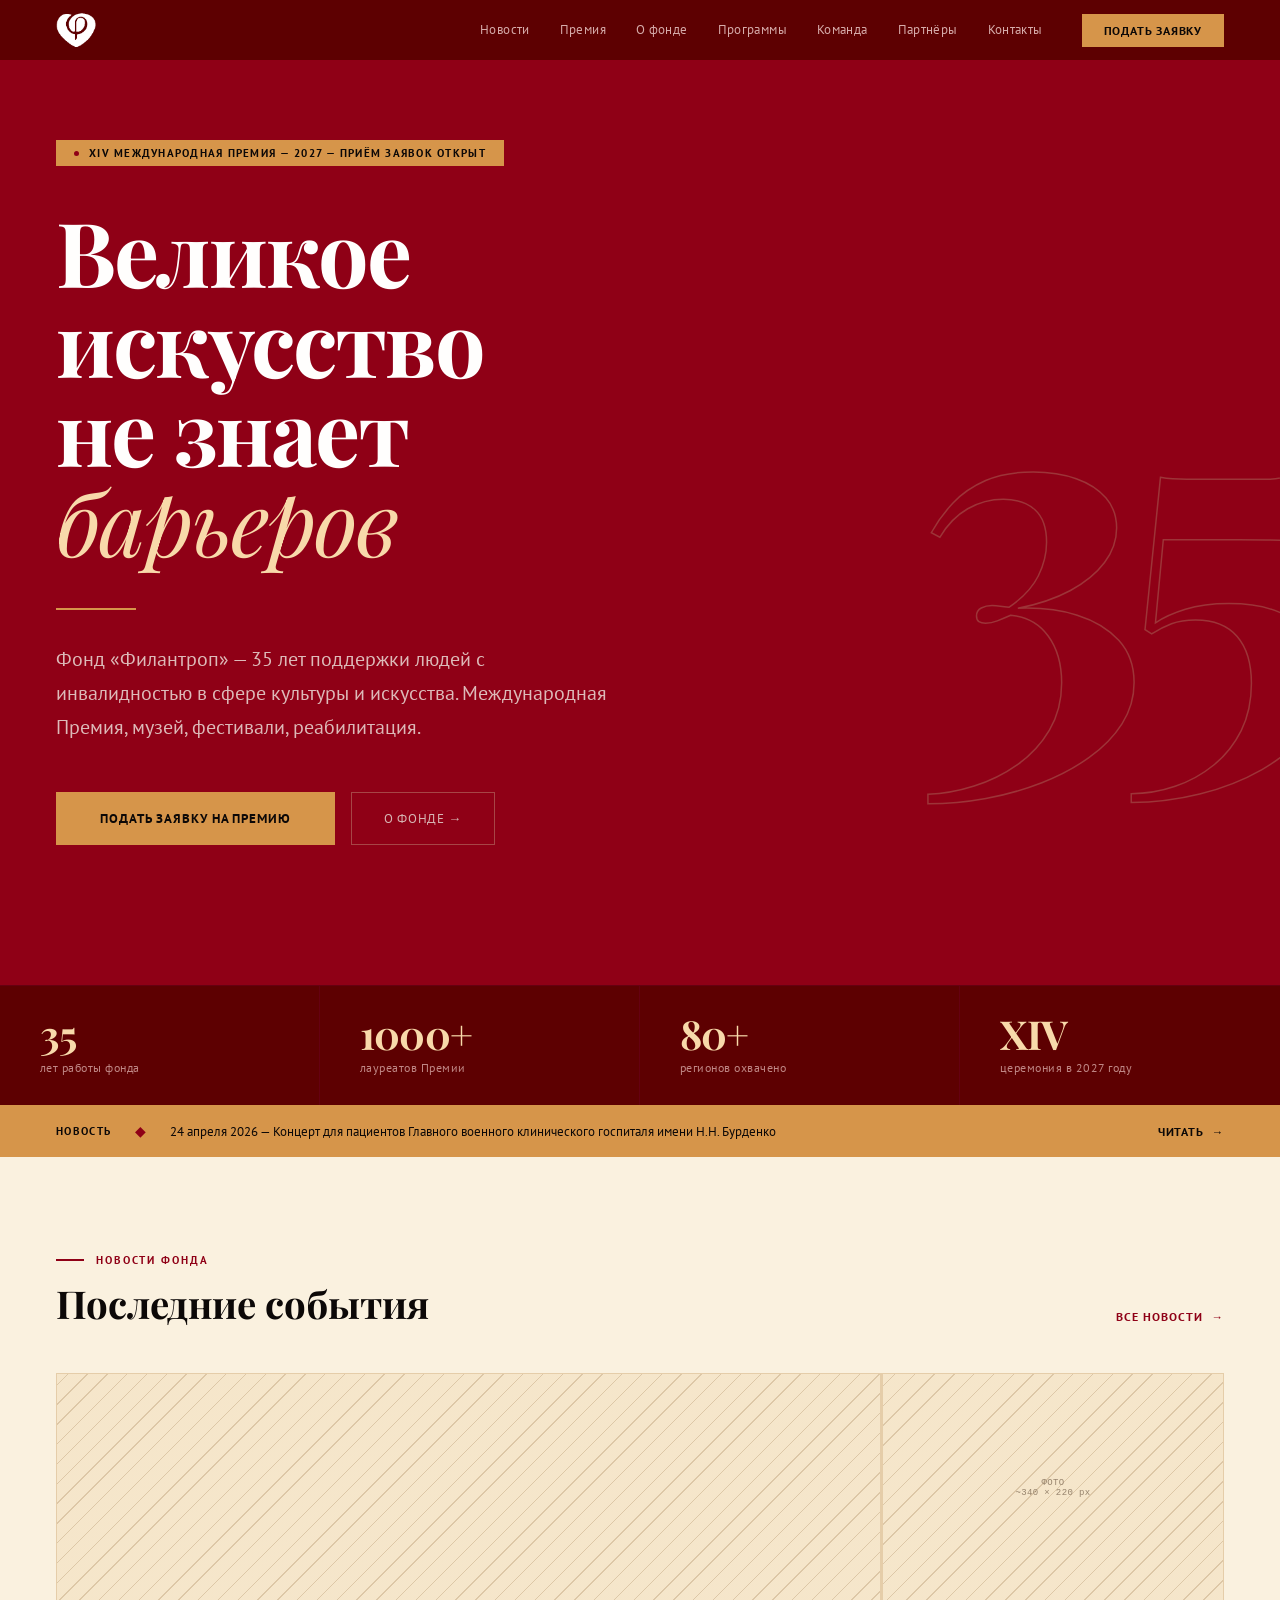
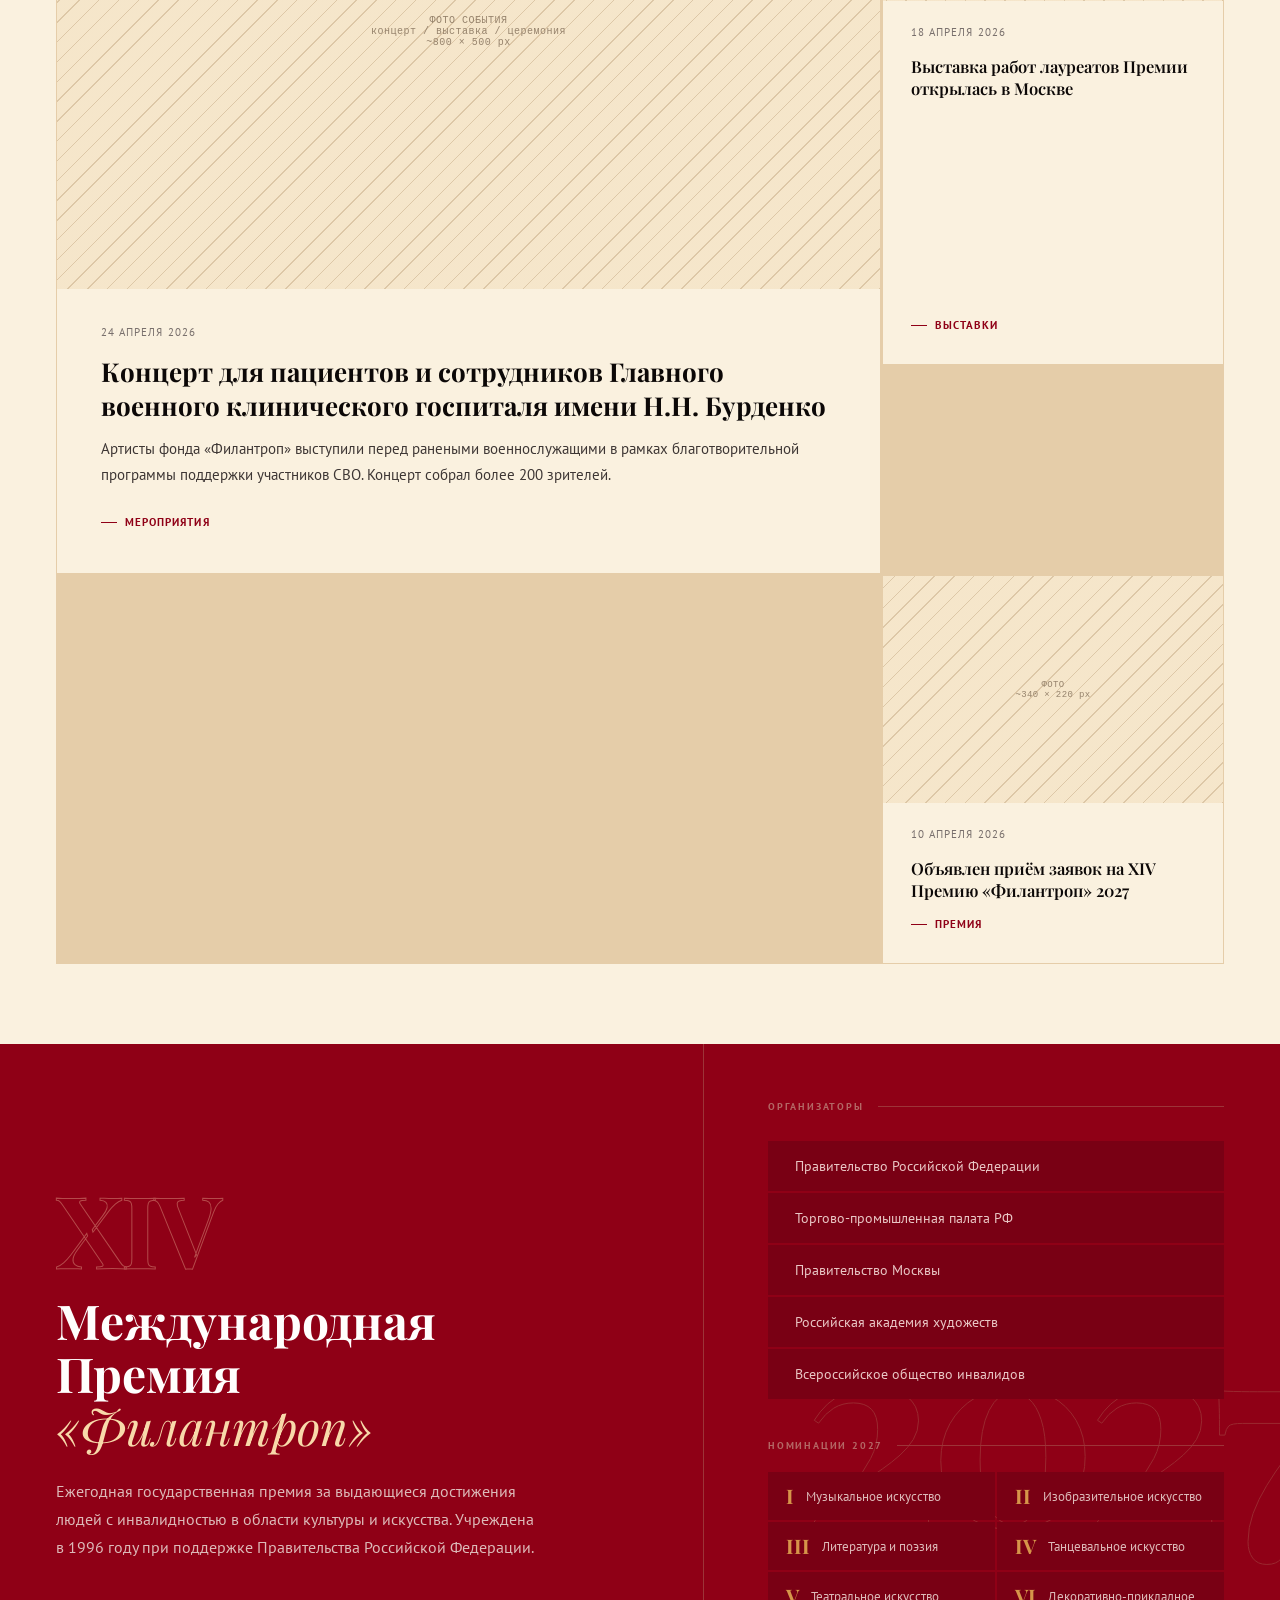
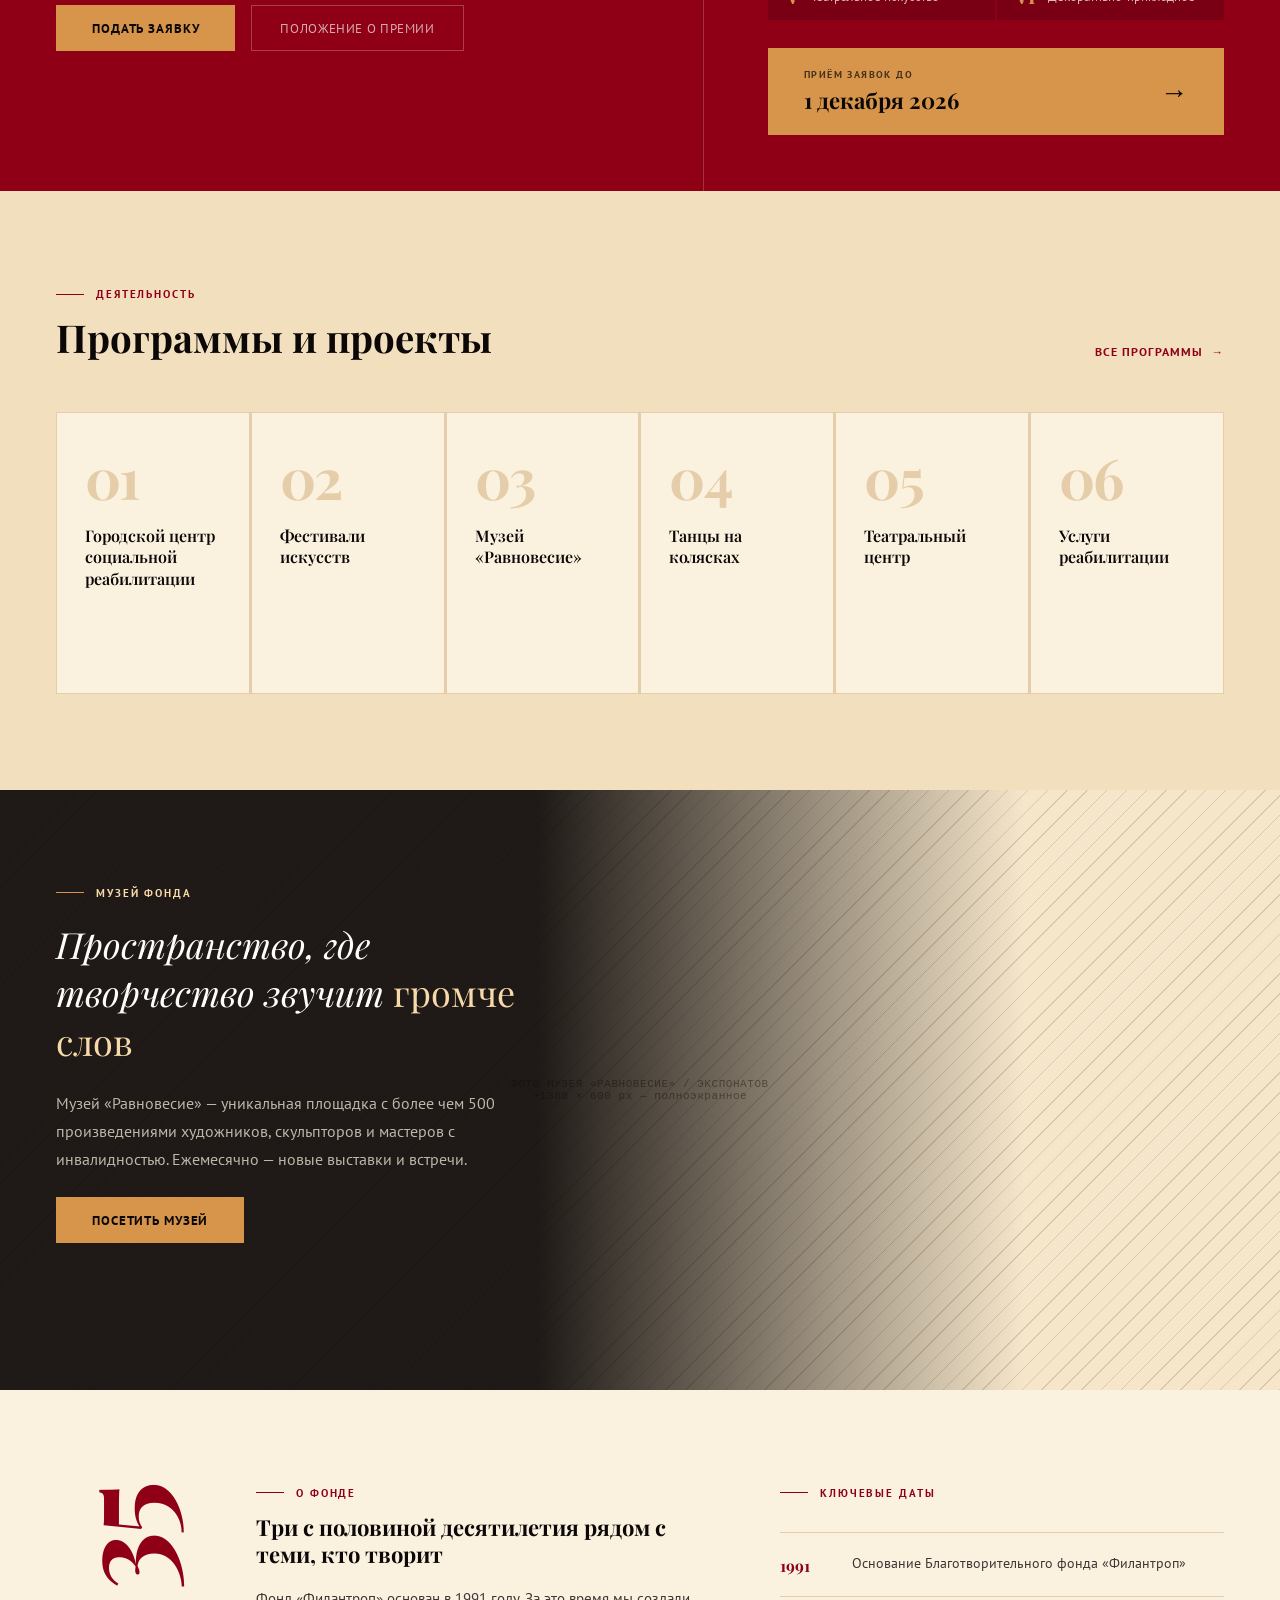
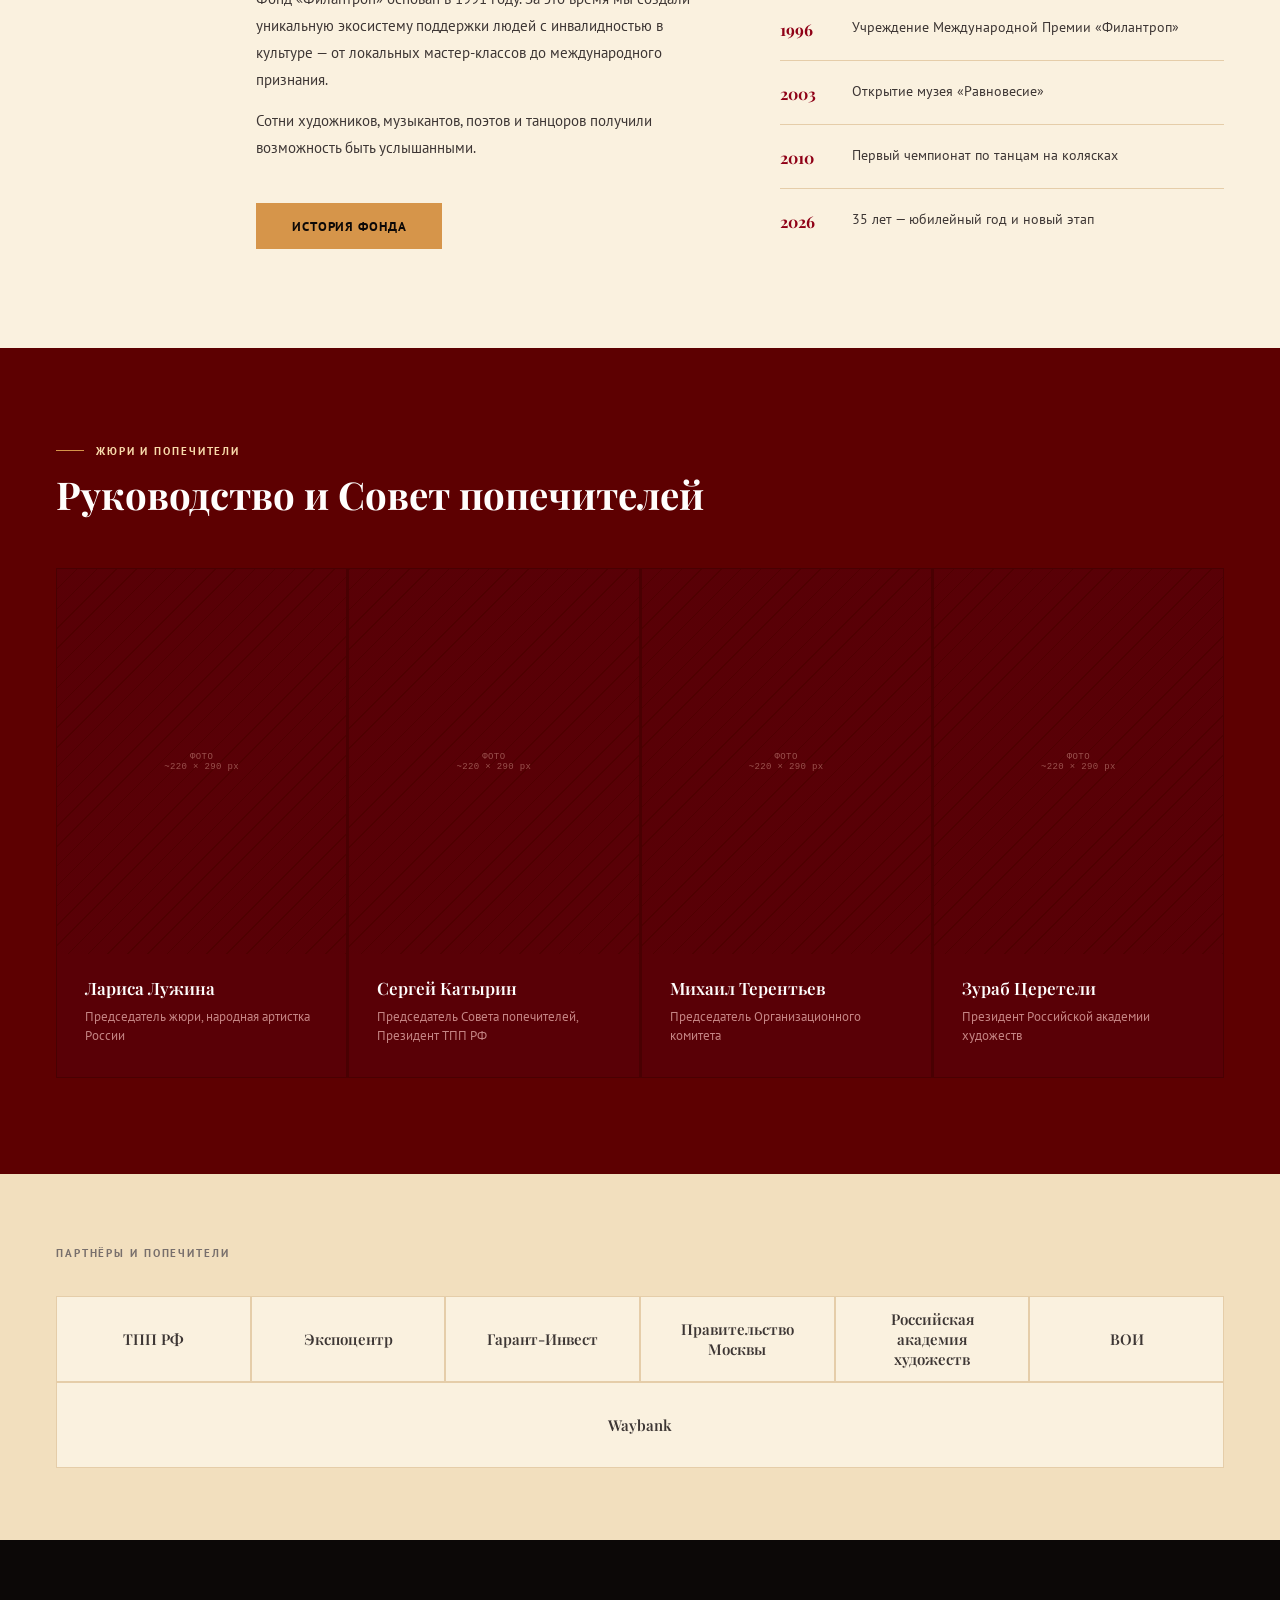
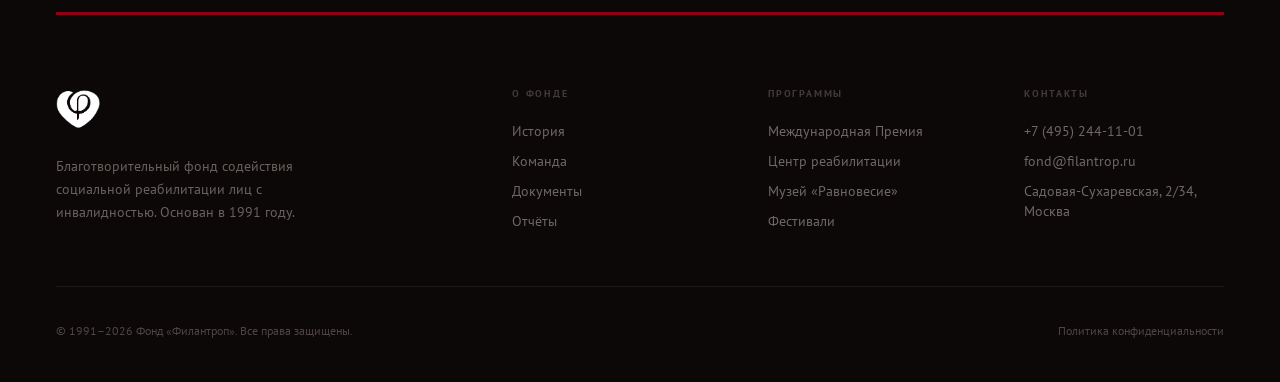
<file: index-v3.html>
<!DOCTYPE html>
<html lang="ru">
<head>
<meta charset="UTF-8">
<meta name="viewport" content="width=device-width, initial-scale=1.0">
<title>Фонд «Филантроп» — 35 лет</title>
<link rel="preconnect" href="https://fonts.googleapis.com">
<link href="https://fonts.googleapis.com/css2?family=Playfair+Display:ital,wght@0,400;0,600;0,700;1,400;1,700&family=PT+Sans+Narrow:wght@400;700&family=PT+Sans:ital,wght@0,400;0,700;1,400&display=swap" rel="stylesheet">
<style>
*, *::before, *::after { box-sizing: border-box; margin: 0; padding: 0; }

:root {
  --cream:      oklch(0.93 0.040 82);
  --cream-lt:   oklch(0.96 0.025 82);
  --cream-dk:   oklch(0.86 0.055 78);
  --parchment:  oklch(0.91 0.048 80);
  --red:        oklch(0.40 0.175 22);
  --red-dk:     oklch(0.28 0.145 22);
  --red-mid:    oklch(0.50 0.16 22);
  --ink:        oklch(0.14 0.008 40);
  --ink-mid:    oklch(0.34 0.01 40);
  --ink-lt:     oklch(0.55 0.012 40);
  --gold:       oklch(0.72 0.12 68);
  --gold-dk:    oklch(0.56 0.13 60);
  --gold-lt:    oklch(0.90 0.07 78);
  --white:      oklch(0.998 0.002 80);

  --serif: 'Playfair Display', Georgia, serif;
  --sans:  'PT Sans', Arial, sans-serif;
  --cond:  'PT Sans Narrow', 'PT Sans', Arial, sans-serif;
}

html { scroll-behavior: smooth; }
body {
  font-family: var(--sans);
  background: var(--cream-lt);
  color: var(--ink);
  -webkit-font-smoothing: antialiased;
}

/* ════════════════════════════════════════
   NAV
════════════════════════════════════════ */
nav {
  position: fixed; top: 0; left: 0; right: 0; z-index: 200;
  background: var(--red-dk);
  height: 60px;
  display: flex; align-items: center;
}
.nav-inner {
  width: 100%; padding: 0 56px;
  display: flex; align-items: center; gap: 0;
}
.nav-logo {
  margin-right: auto; text-decoration: none; display: flex; align-items: center;
}
.nav-logo img { height: 40px; filter: brightness(0) invert(1); }
.nav-links { display: flex; }
.nav-links a {
  font-size: 12.5px; color: oklch(0.78 0.05 20); text-decoration: none;
  padding: 0 15px; height: 60px; display: flex; align-items: center;
  border-bottom: 2px solid transparent; letter-spacing: 0.03em;
  transition: color 0.15s, border-color 0.15s; white-space: nowrap;
}
.nav-links a:hover { color: var(--white); border-bottom-color: var(--gold); }
.nav-btn {
  margin-left: 24px;
  background: var(--gold); color: var(--ink);
  font-size: 11.5px; font-weight: 700; letter-spacing: 0.07em; text-transform: uppercase;
  text-decoration: none; padding: 9px 22px;
  transition: background 0.15s; flex-shrink: 0;
}
.nav-btn:hover { background: var(--gold-dk); color: var(--white); }

/* ════════════════════════════════════════
   HERO — full viewport, centered
════════════════════════════════════════ */
.hero {
  background: var(--red);
  min-height: 100vh;
  display: flex; flex-direction: column;
  position: relative; overflow: hidden;
  padding-top: 60px;
}

/* giant watermark number */
.hero-wm {
  position: absolute; right: -2%;  top: 50%; transform: translateY(-55%);
  font-family: var(--serif); font-size: clamp(280px, 38vw, 580px);
  font-weight: 700; line-height: 1;
  color: transparent;
  -webkit-text-stroke: 1.5px oklch(0.48 0.14 22);
  pointer-events: none; user-select: none; letter-spacing: -0.07em;
}

/* diagonal cream slice at bottom */
.hero::after {
  content: '';
  position: absolute; bottom: -2px; left: 0; right: 0;
  height: 120px;
  background: var(--cream-lt);
  clip-path: polygon(0 100%, 100% 0%, 100% 100%);
}

.hero-center {
  flex: 1; display: flex; flex-direction: column;
  justify-content: center; align-items: flex-start;
  padding: 80px 56px 140px;
  position: relative; z-index: 2;
  max-width: 900px;
}
.hero-tag {
  display: inline-flex; align-items: center; gap: 10px;
  background: var(--gold); color: var(--ink);
  font-size: 10.5px; font-weight: 700; letter-spacing: 0.12em; text-transform: uppercase;
  padding: 6px 18px; margin-bottom: 40px;
}
.hero-tag-dot { width: 5px; height: 5px; background: var(--red); border-radius: 50%; }

.hero-h1 {
  font-family: var(--serif);
  font-size: clamp(52px, 7vw, 96px);
  font-weight: 700; line-height: 1.0; color: var(--white);
  letter-spacing: -0.02em; text-wrap: pretty;
  margin-bottom: 12px;
}
.hero-h1 span { display: block; }
.hero-h1 em {
  font-style: italic; font-weight: 400;
  color: var(--gold-lt);
}

.hero-rule {
  width: 80px; height: 2px; background: var(--gold);
  margin: 32px 0;
}

.hero-sub {
  font-size: clamp(16px, 1.8vw, 20px);
  color: oklch(0.82 0.04 20); line-height: 1.7;
  max-width: 560px; margin-bottom: 48px;
}

.hero-actions { display: flex; gap: 16px; align-items: center; }
.btn-gold-lg {
  background: var(--gold); color: var(--ink);
  font-weight: 700; font-size: 13px; letter-spacing: 0.07em; text-transform: uppercase;
  text-decoration: none; padding: 18px 44px;
  transition: background 0.18s;
}
.btn-gold-lg:hover { background: var(--gold-dk); color: var(--white); }
.btn-ghost-lt {
  border: 1.5px solid oklch(0.52 0.13 22); color: oklch(0.80 0.04 20);
  font-size: 13px; letter-spacing: 0.05em; text-transform: uppercase;
  text-decoration: none; padding: 17px 32px;
  transition: border-color 0.18s, color 0.18s;
}
.btn-ghost-lt:hover { border-color: var(--gold); color: var(--gold-lt); }

/* stats row pinned to bottom of hero */
.hero-stats {
  position: relative; z-index: 3;
  background: var(--red-dk);
  display: grid; grid-template-columns: repeat(4, 1fr);
  border-top: 1px solid oklch(0.32 0.13 22);
  margin-top: auto;
}
.hero-stat {
  padding: 28px 40px;
  border-right: 1px solid oklch(0.32 0.13 22);
  display: flex; flex-direction: column; gap: 6px;
}
.hero-stat:last-child { border-right: none; }
.hstat-num {
  font-family: var(--serif); font-size: 40px; font-weight: 700;
  color: var(--gold-lt); line-height: 1; letter-spacing: -0.02em;
}
.hstat-lbl { font-size: 12px; color: oklch(0.68 0.07 20); letter-spacing: 0.04em; line-height: 1.4; }

/* ════════════════════════════════════════
   ANNOUNCE STRIP
════════════════════════════════════════ */
.announce {
  background: var(--gold);
  padding: 0 56px; height: 52px;
  display: flex; align-items: center; gap: 24px;
  overflow: hidden;
}
.announce-label {
  font-size: 11px; font-weight: 700; letter-spacing: 0.12em; text-transform: uppercase;
  color: var(--ink); white-space: nowrap; flex-shrink: 0;
}
.announce-sep { color: var(--red); font-size: 14px; flex-shrink: 0; }
.announce-text {
  font-size: 13px; color: var(--ink); white-space: nowrap;
  overflow: hidden; text-overflow: ellipsis;
}
.announce-link {
  margin-left: auto; font-size: 11.5px; font-weight: 700; letter-spacing: 0.07em;
  text-transform: uppercase; text-decoration: none; color: var(--ink);
  display: flex; align-items: center; gap: 8px; flex-shrink: 0;
  transition: gap 0.18s;
}
.announce-link:hover { gap: 14px; }
.announce-link::after { content: '→'; }

/* ════════════════════════════════════════
   SECTION HELPERS
════════════════════════════════════════ */
.wrap { max-width: 1360px; margin: 0 auto; padding: 0 56px; }
.eye {
  font-size: 10.5px; font-weight: 700; letter-spacing: 0.18em; text-transform: uppercase;
  color: var(--red); display: flex; align-items: center; gap: 12px; margin-bottom: 14px;
}
.eye::before { content: ''; display: block; width: 28px; height: 1.5px; background: var(--red); }
.eye-lt { color: var(--gold-lt); }
.eye-lt::before { background: var(--gold); }
.stitle { font-family: var(--serif); font-size: clamp(30px, 3vw, 42px); font-weight: 700; line-height: 1.15; color: var(--ink); }
.stitle-lt { color: var(--white); }
.see-all {
  font-size: 11.5px; font-weight: 700; letter-spacing: 0.09em; text-transform: uppercase;
  color: var(--red); text-decoration: none; display: flex; align-items: center; gap: 8px;
  border-bottom: 1px solid transparent; transition: gap 0.18s, border-color 0.18s;
}
.see-all:hover { gap: 14px; border-bottom-color: var(--red); }
.see-all::after { content: '→'; }

/* ════════════════════════════════════════
   NEWS — asymmetric editorial layout
════════════════════════════════════════ */
.news-section { padding: 96px 0 80px; background: var(--cream-lt); }
.news-hdr {
  display: flex; justify-content: space-between; align-items: flex-end;
  margin-bottom: 48px;
}
.news-layout {
  display: grid;
  grid-template-columns: 1fr 340px;
  grid-template-rows: auto auto;
  gap: 3px;
  background: var(--cream-dk);
  border: 1px solid var(--cream-dk);
}
.nc { background: var(--cream-lt); text-decoration: none; color: inherit; transition: background 0.18s; }
.nc:hover { background: var(--white); }

/* big feature */
.nc-feat {
  grid-column: 1; grid-row: 1 / 3;
  display: flex; flex-direction: column;
}
.nc-feat .nc-img {
  aspect-ratio: 16/10; flex-shrink: 0;
  background: repeating-linear-gradient(-45deg, oklch(0.84 0.05 78) 0, oklch(0.84 0.05 78) 1px, var(--cream) 1px, var(--cream) 14px);
  display: flex; align-items: center; justify-content: center; flex-direction: column; gap: 8px;
}
.nc-feat .nc-img span { font-family: monospace; font-size: 10px; color: oklch(0.62 0.04 72); letter-spacing: 0.05em; text-align: center; padding: 0 32px; }
.nc-body { padding: 36px 44px 44px; flex: 1; display: flex; flex-direction: column; }
.nc-date { font-size: 10.5px; color: var(--ink-lt); letter-spacing: 0.1em; text-transform: uppercase; margin-bottom: 16px; }
.nc-feat .nc-title { font-family: var(--serif); font-size: 26px; font-weight: 700; line-height: 1.3; color: var(--ink); margin-bottom: 14px; }
.nc-excerpt { font-size: 15px; color: var(--ink-mid); line-height: 1.7; flex: 1; }
.nc-tag { margin-top: 28px; font-size: 10.5px; font-weight: 700; letter-spacing: 0.1em; text-transform: uppercase; color: var(--red); display: flex; align-items: center; gap: 8px; }
.nc-tag::before { content: ''; width: 16px; height: 1.5px; background: var(--red); display: block; }

/* side cards */
.nc-side {
  grid-column: 2;
  display: flex; flex-direction: column;
}
.nc-side .nc-img {
  aspect-ratio: 3/2;
  background: repeating-linear-gradient(-45deg, oklch(0.84 0.05 78) 0, oklch(0.84 0.05 78) 1px, var(--cream) 1px, var(--cream) 14px);
  display: flex; align-items: center; justify-content: center; flex-direction: column; gap: 8px;
}
.nc-side .nc-img span { font-family: monospace; font-size: 9px; color: oklch(0.62 0.04 72); letter-spacing: 0.04em; text-align: center; padding: 0 16px; }
.nc-side .nc-body { padding: 24px 28px 32px; flex: 1; display: flex; flex-direction: column; }
.nc-side .nc-title { font-family: var(--serif); font-size: 16.5px; font-weight: 600; line-height: 1.35; color: var(--ink); flex: 1; }
.nc-divider { background: var(--cream-dk); height: 3px; grid-column: 2; }

/* ════════════════════════════════════════
   PRIZE — dramatic diagonal split
════════════════════════════════════════ */
.prize-section {
  background: var(--red); padding: 0;
  position: relative; overflow: hidden;
}
.prize-bg-text {
  position: absolute; top: 50%; right: -40px; transform: translateY(-50%);
  font-family: var(--serif); font-size: 260px; font-weight: 700; line-height: 1;
  color: transparent; -webkit-text-stroke: 1px oklch(0.46 0.15 22);
  white-space: nowrap; pointer-events: none; user-select: none; letter-spacing: -0.04em;
}
.prize-body {
  display: grid; grid-template-columns: 1.1fr 0.9fr;
  min-height: 640px; position: relative; z-index: 2;
}
.prize-left {
  padding: 96px 80px 96px 56px;
  display: flex; flex-direction: column; justify-content: center;
  border-right: 1px solid oklch(0.48 0.14 22);
}
.prize-year {
  font-family: var(--serif); font-size: 100px; font-weight: 700;
  line-height: 0.85; color: transparent;
  -webkit-text-stroke: 1px oklch(0.55 0.14 22);
  letter-spacing: -0.04em; margin-bottom: 24px;
  user-select: none;
}
.prize-title-txt {
  font-family: var(--serif); font-size: 48px; font-weight: 700;
  line-height: 1.1; color: var(--white); margin-bottom: 24px;
}
.prize-title-txt em { font-style: italic; font-weight: 400; color: var(--gold-lt); display: block; }
.prize-desc { font-size: 16px; color: oklch(0.82 0.04 20); line-height: 1.75; max-width: 480px; margin-bottom: 44px; }
.prize-btns { display: flex; gap: 16px; }
.btn-gold-sm {
  background: var(--gold); color: var(--ink);
  font-weight: 700; font-size: 12.5px; letter-spacing: 0.07em; text-transform: uppercase;
  text-decoration: none; padding: 15px 36px;
  transition: background 0.18s;
}
.btn-gold-sm:hover { background: var(--gold-dk); color: var(--white); }
.btn-red-out {
  border: 1.5px solid oklch(0.52 0.14 22); color: oklch(0.78 0.05 20);
  font-size: 12.5px; letter-spacing: 0.05em; text-transform: uppercase;
  text-decoration: none; padding: 14px 28px;
  transition: all 0.18s;
}
.btn-red-out:hover { border-color: var(--gold); color: var(--gold-lt); }

.prize-right {
  padding: 56px 56px 56px 64px;
  display: flex; flex-direction: column; justify-content: center; gap: 0;
}
.prize-org-hdr {
  font-size: 10px; font-weight: 700; letter-spacing: 0.18em; text-transform: uppercase;
  color: oklch(0.60 0.1 22); margin-bottom: 28px;
  display: flex; align-items: center; gap: 14px;
}
.prize-org-hdr::after { content: ''; flex: 1; height: 1px; background: oklch(0.48 0.14 22); }
.prize-orgs { display: flex; flex-direction: column; gap: 2px; margin-bottom: 40px; }
.prize-org {
  display: flex; align-items: center; gap: 0;
  background: oklch(0.36 0.15 22);
  padding: 16px 24px; font-size: 14px; color: oklch(0.86 0.04 20);
  border-left: 3px solid transparent; transition: border-color 0.18s, background 0.18s;
}
.prize-org:hover { border-left-color: var(--gold); background: oklch(0.38 0.155 22); }
.prize-noms-hdr {
  font-size: 10px; font-weight: 700; letter-spacing: 0.18em; text-transform: uppercase;
  color: oklch(0.60 0.1 22); margin-bottom: 20px;
  display: flex; align-items: center; gap: 14px;
}
.prize-noms-hdr::after { content: ''; flex: 1; height: 1px; background: oklch(0.48 0.14 22); }
.prize-noms { display: grid; grid-template-columns: 1fr 1fr; gap: 2px; }
.prize-nom {
  background: oklch(0.36 0.15 22);
  padding: 14px 18px;
  display: flex; align-items: center; gap: 12px;
}
.prize-nom-n {
  font-family: var(--serif); font-size: 20px; font-weight: 700;
  color: var(--gold); line-height: 1; flex-shrink: 0;
}
.prize-nom-t { font-size: 13px; color: oklch(0.82 0.04 20); line-height: 1.35; }
.prize-cta {
  margin-top: 28px;
  background: var(--gold); color: var(--ink); padding: 20px 36px;
  display: flex; align-items: center; justify-content: space-between;
  text-decoration: none;
  transition: background 0.18s;
}
.prize-cta:hover { background: var(--gold-dk); color: var(--white); }
.prize-cta-lbl { font-size: 10px; font-weight: 700; letter-spacing: 0.14em; text-transform: uppercase; opacity: 0.7; margin-bottom: 4px; }
.prize-cta-date { font-family: var(--serif); font-size: 22px; font-weight: 700; }
.prize-cta-arrow { font-size: 28px; }

/* ════════════════════════════════════════
   PROGRAMS — horizontal card strip
════════════════════════════════════════ */
.prog-section { padding: 96px 0; background: var(--parchment); }
.prog-hdr { display: flex; justify-content: space-between; align-items: flex-end; margin-bottom: 52px; }
.prog-strip {
  display: grid; grid-template-columns: repeat(6, 1fr); gap: 3px;
  background: var(--cream-dk); border: 1px solid var(--cream-dk);
}
.prog-card {
  background: var(--cream-lt); text-decoration: none; color: inherit;
  padding: 36px 28px 32px;
  display: flex; flex-direction: column;
  position: relative; overflow: hidden;
  transition: background 0.2s;
  min-height: 280px;
}
.prog-card::before {
  content: ''; position: absolute; top: 0; left: 0; right: 0;
  height: 0; background: var(--red);
  transition: height 0.3s ease;
}
.prog-card:hover { background: var(--white); }
.prog-card:hover::before { height: 3px; }
.prog-n {
  font-family: var(--serif); font-size: 56px; font-weight: 700;
  color: var(--cream-dk); line-height: 1; margin-bottom: 20px;
  transition: color 0.2s; letter-spacing: -0.03em;
}
.prog-card:hover .prog-n { color: var(--red); }
.prog-t {
  font-family: var(--serif); font-size: 16px; font-weight: 600;
  color: var(--ink); line-height: 1.35; flex: 1;
}
.prog-arr {
  margin-top: 24px; color: var(--red); font-size: 20px;
  opacity: 0; transform: translateX(-8px);
  transition: opacity 0.2s, transform 0.2s;
}
.prog-card:hover .prog-arr { opacity: 1; transform: translateX(0); }

/* ════════════════════════════════════════
   MUSEUM — full-bleed with overlay text
════════════════════════════════════════ */
.museum-section { position: relative; min-height: 600px; }
.museum-bg {
  position: absolute; inset: 0;
  background: repeating-linear-gradient(-45deg,
    oklch(0.84 0.05 78) 0, oklch(0.84 0.05 78) 1px,
    var(--cream) 1px, var(--cream) 14px);
  display: flex; align-items: center; justify-content: center; flex-direction: column; gap: 10px;
}
.museum-bg span { font-family: monospace; font-size: 11px; color: oklch(0.62 0.04 72); letter-spacing: 0.05em; text-align: center; padding: 0 48px; }
.museum-overlay {
  position: absolute; inset: 0;
  background: linear-gradient(90deg, oklch(0.14 0.008 40 / 0.92) 42%, oklch(0.14 0.008 40 / 0) 80%);
}
.museum-content {
  position: relative; z-index: 2;
  padding: 96px 56px;
  max-width: 600px;
}
.museum-content .eye { color: var(--gold-lt); }
.museum-content .eye::before { background: var(--gold); }
.museum-qs {
  font-family: var(--serif); font-size: 36px; font-style: italic;
  font-weight: 400; color: var(--white); line-height: 1.35;
  margin-bottom: 24px;
}
.museum-qs em { font-style: normal; color: var(--gold-lt); }
.museum-p { font-size: 16px; color: oklch(0.78 0.02 75); line-height: 1.75; margin-bottom: 36px; }

/* ════════════════════════════════════════
   ABOUT — three-column with big year
════════════════════════════════════════ */
.about-section { background: var(--cream-lt); padding: 96px 0; }
.about-grid { display: grid; grid-template-columns: auto 1fr 1fr; gap: 80px; align-items: start; }
.about-yr {
  writing-mode: vertical-rl; text-orientation: mixed; transform: rotate(180deg);
  font-family: var(--serif); font-size: 120px; font-weight: 700;
  color: var(--red); line-height: 1; letter-spacing: -0.04em;
  user-select: none;
}
.about-col h3 { font-family: var(--serif); font-size: 22px; font-weight: 700; color: var(--ink); margin-bottom: 16px; line-height: 1.25; }
.about-col p { font-size: 15px; color: var(--ink-mid); line-height: 1.8; margin-bottom: 14px; }
.timeline { margin-top: 32px; display: flex; flex-direction: column; }
.tl-item {
  display: flex; gap: 20px; align-items: stretch;
  padding: 20px 0; border-top: 1px solid var(--cream-dk);
}
.tl-yr { font-family: var(--serif); font-size: 16px; font-weight: 700; color: var(--red); flex-shrink: 0; width: 52px; padding-top: 2px; }
.tl-txt { font-size: 14px; color: var(--ink-mid); line-height: 1.55; }

/* ════════════════════════════════════════
   JURY — red section
════════════════════════════════════════ */
.jury-section { background: var(--red-dk); padding: 96px 0; }
.jury-grid { display: grid; grid-template-columns: repeat(4, 1fr); gap: 3px; background: oklch(0.24 0.12 22); border: 1px solid oklch(0.24 0.12 22); margin-top: 52px; }
.jury-card {
  background: oklch(0.28 0.13 22);
  display: flex; flex-direction: column;
  transition: background 0.18s;
}
.jury-card:hover { background: oklch(0.32 0.14 22); }
.jury-photo {
  aspect-ratio: 3/4;
  background: repeating-linear-gradient(-45deg, oklch(0.25 0.13 22) 0, oklch(0.25 0.13 22) 1px, oklch(0.28 0.13 22) 1px, oklch(0.28 0.13 22) 14px);
  display: flex; align-items: center; justify-content: center; flex-direction: column; gap: 8px;
}
.jury-photo span { font-family: monospace; font-size: 9px; color: oklch(0.52 0.1 22); letter-spacing: 0.04em; text-align: center; padding: 0 14px; }
.jury-info { padding: 24px 28px 32px; }
.jury-nm { font-family: var(--serif); font-size: 17px; font-weight: 600; color: var(--white); line-height: 1.25; margin-bottom: 8px; }
.jury-rl { font-size: 13px; color: oklch(0.68 0.08 20); line-height: 1.45; }

/* ════════════════════════════════════════
   PARTNERS
════════════════════════════════════════ */
.partners-section { background: var(--parchment); padding: 72px 0; }
.partners-label { font-size: 10.5px; font-weight: 700; letter-spacing: 0.18em; text-transform: uppercase; color: var(--ink-lt); margin-bottom: 36px; }
.partners-row { display: flex; flex-wrap: wrap; gap: 2px; background: var(--cream-dk); border: 1px solid var(--cream-dk); }
.partner {
  background: var(--cream-lt); flex: 1 1 180px;
  height: 84px; display: flex; align-items: center; justify-content: center; padding: 16px 28px;
  transition: background 0.18s;
}
.partner:hover { background: var(--white); }
.partner span { font-family: var(--serif); font-size: 15px; font-weight: 600; color: var(--ink-mid); text-align: center; }

/* ════════════════════════════════════════
   FOOTER
════════════════════════════════════════ */
footer { background: var(--ink); padding: 72px 0 44px; }
.footer-top {
  display: grid; grid-template-columns: 2fr 1fr 1fr 1fr; gap: 56px;
  padding-bottom: 56px; border-bottom: 1px solid oklch(0.22 0.008 40);
  margin-bottom: 36px;
}
.footer-logo img { height: 44px; filter: brightness(0) invert(1); margin-bottom: 20px; }
.footer-brand-txt { font-size: 13.5px; color: oklch(0.50 0.01 40); line-height: 1.7; max-width: 260px; }
.footer-col h4 { font-size: 10px; font-weight: 700; letter-spacing: 0.18em; text-transform: uppercase; color: oklch(0.36 0.01 40); margin-bottom: 20px; }
.footer-col ul { list-style: none; display: flex; flex-direction: column; gap: 10px; }
.footer-col a { color: oklch(0.52 0.01 40); text-decoration: none; font-size: 13.5px; transition: color 0.15s; }
.footer-col a:hover { color: var(--gold-lt); }
.footer-bottom { display: flex; justify-content: space-between; font-size: 12px; color: oklch(0.40 0.01 40); }
.footer-bottom a { color: oklch(0.40 0.01 40); text-decoration: none; }
.footer-bottom a:hover { color: var(--gold-lt); }
.footer-red { height: 3px; background: var(--red); margin-bottom: 72px; }
</style>
</head>
<body>

<!-- NAV -->
<nav>
  <div class="nav-inner">
    <a href="#" class="nav-logo">
      <img src="logo.png" alt="Фонд Филантроп">
    </a>
    <div class="nav-links">
      <a href="#">Новости</a>
      <a href="#">Премия</a>
      <a href="#">О фонде</a>
      <a href="#">Программы</a>
      <a href="#">Команда</a>
      <a href="#">Партнёры</a>
      <a href="#">Контакты</a>
    </div>
    <a href="#prize" class="nav-btn">Подать заявку</a>
  </div>
</nav>

<!-- HERO -->
<section class="hero">
  <div class="hero-wm" aria-hidden="true">35</div>
  <div class="hero-center">
    <div class="hero-tag">
      <div class="hero-tag-dot"></div>
      XIV Международная Премия — 2027 — Приём заявок открыт
    </div>
    <h1 class="hero-h1">
      <span>Великое</span>
      <span>искусство</span>
      <span>не знает</span>
      <em>барьеров</em>
    </h1>
    <div class="hero-rule"></div>
    <p class="hero-sub">Фонд «Филантроп» — 35 лет поддержки людей с инвалидностью в сфере культуры и искусства. Международная Премия, музей, фестивали, реабилитация.</p>
    <div class="hero-actions">
      <a href="#prize" class="btn-gold-lg">Подать заявку на Премию</a>
      <a href="#about" class="btn-ghost-lt">О фонде →</a>
    </div>
  </div>
  <div class="hero-stats">
    <div class="hero-stat">
      <div class="hstat-num">35</div>
      <div class="hstat-lbl">лет работы фонда</div>
    </div>
    <div class="hero-stat">
      <div class="hstat-num">1000+</div>
      <div class="hstat-lbl">лауреатов Премии</div>
    </div>
    <div class="hero-stat">
      <div class="hstat-num">80+</div>
      <div class="hstat-lbl">регионов охвачено</div>
    </div>
    <div class="hero-stat">
      <div class="hstat-num">XIV</div>
      <div class="hstat-lbl">церемония в 2027 году</div>
    </div>
  </div>
</section>

<!-- ANNOUNCE -->
<div class="announce">
  <span class="announce-label">Новость</span>
  <span class="announce-sep">◆</span>
  <span class="announce-text">24 апреля 2026 — Концерт для пациентов Главного военного клинического госпиталя имени Н.Н. Бурденко</span>
  <a href="#" class="announce-link">Читать</a>
</div>

<!-- NEWS -->
<section class="news-section">
  <div class="wrap">
    <div class="news-hdr">
      <div>
        <div class="eye">Новости фонда</div>
        <h2 class="stitle">Последние события</h2>
      </div>
      <a href="#" class="see-all">Все новости</a>
    </div>
    <div class="news-layout">
      <!-- feature -->
      <a href="#" class="nc nc-feat">
        <div class="nc-img"><span>ФОТО СОБЫТИЯ<br>концерт / выставка / церемония<br>~800 × 500 px</span></div>
        <div class="nc-body">
          <div class="nc-date">24 апреля 2026</div>
          <div class="nc-title">Концерт для пациентов и сотрудников Главного военного клинического госпиталя имени Н.Н. Бурденко</div>
          <p class="nc-excerpt">Артисты фонда «Филантроп» выступили перед ранеными военнослужащими в рамках благотворительной программы поддержки участников СВО. Концерт собрал более 200 зрителей.</p>
          <div class="nc-tag">Мероприятия</div>
        </div>
      </a>
      <!-- side 1 -->
      <a href="#" class="nc nc-side">
        <div class="nc-img"><span>ФОТО<br>~340 × 220 px</span></div>
        <div class="nc-body">
          <div class="nc-date">18 апреля 2026</div>
          <div class="nc-title">Выставка работ лауреатов Премии открылась в Москве</div>
          <div class="nc-tag" style="margin-top:16px;">Выставки</div>
        </div>
      </a>
      <div class="nc-divider"></div>
      <!-- side 2 -->
      <a href="#" class="nc nc-side">
        <div class="nc-img"><span>ФОТО<br>~340 × 220 px</span></div>
        <div class="nc-body">
          <div class="nc-date">10 апреля 2026</div>
          <div class="nc-title">Объявлен приём заявок на XIV Премию «Филантроп» 2027</div>
          <div class="nc-tag" style="margin-top:16px;">Премия</div>
        </div>
      </a>
    </div>
  </div>
</section>

<!-- PRIZE -->
<section class="prize-section" id="prize">
  <div class="prize-bg-text" aria-hidden="true">2027</div>
  <div class="prize-body">
    <div class="prize-left">
      <div class="prize-year" aria-hidden="true">XIV</div>
      <h2 class="prize-title-txt">
        Международная<br>Премия<br>
        <em>«Филантроп»</em>
      </h2>
      <p class="prize-desc">Ежегодная государственная премия за выдающиеся достижения людей с инвалидностью в области культуры и искусства. Учреждена в 1996 году при поддержке Правительства Российской Федерации.</p>
      <div class="prize-btns">
        <a href="#" class="btn-gold-sm">Подать заявку</a>
        <a href="#" class="btn-red-out">Положение о Премии</a>
      </div>
    </div>
    <div class="prize-right">
      <div class="prize-org-hdr">Организаторы</div>
      <div class="prize-orgs">
        <div class="prize-org">Правительство Российской Федерации</div>
        <div class="prize-org">Торгово-промышленная палата РФ</div>
        <div class="prize-org">Правительство Москвы</div>
        <div class="prize-org">Российская академия художеств</div>
        <div class="prize-org">Всероссийское общество инвалидов</div>
      </div>
      <div class="prize-noms-hdr">Номинации 2027</div>
      <div class="prize-noms">
        <div class="prize-nom"><div class="prize-nom-n">I</div><div class="prize-nom-t">Музыкальное искусство</div></div>
        <div class="prize-nom"><div class="prize-nom-n">II</div><div class="prize-nom-t">Изобразительное искусство</div></div>
        <div class="prize-nom"><div class="prize-nom-n">III</div><div class="prize-nom-t">Литература и поэзия</div></div>
        <div class="prize-nom"><div class="prize-nom-n">IV</div><div class="prize-nom-t">Танцевальное искусство</div></div>
        <div class="prize-nom"><div class="prize-nom-n">V</div><div class="prize-nom-t">Театральное искусство</div></div>
        <div class="prize-nom"><div class="prize-nom-n">VI</div><div class="prize-nom-t">Декоративно-прикладное</div></div>
      </div>
      <a href="#" class="prize-cta">
        <div>
          <div class="prize-cta-lbl">Приём заявок до</div>
          <div class="prize-cta-date">1 декабря 2026</div>
        </div>
        <div class="prize-cta-arrow">→</div>
      </a>
    </div>
  </div>
</section>

<!-- PROGRAMS -->
<section class="prog-section">
  <div class="wrap">
    <div class="prog-hdr">
      <div>
        <div class="eye">Деятельность</div>
        <h2 class="stitle">Программы и проекты</h2>
      </div>
      <a href="#" class="see-all">Все программы</a>
    </div>
    <div class="prog-strip">
      <a href="#" class="prog-card"><div class="prog-n">01</div><div class="prog-t">Городской центр социальной реабилитации</div><div class="prog-arr">→</div></a>
      <a href="#" class="prog-card"><div class="prog-n">02</div><div class="prog-t">Фестивали искусств</div><div class="prog-arr">→</div></a>
      <a href="#" class="prog-card"><div class="prog-n">03</div><div class="prog-t">Музей «Равновесие»</div><div class="prog-arr">→</div></a>
      <a href="#" class="prog-card"><div class="prog-n">04</div><div class="prog-t">Танцы на колясках</div><div class="prog-arr">→</div></a>
      <a href="#" class="prog-card"><div class="prog-n">05</div><div class="prog-t">Театральный центр</div><div class="prog-arr">→</div></a>
      <a href="#" class="prog-card"><div class="prog-n">06</div><div class="prog-t">Услуги реабилитации</div><div class="prog-arr">→</div></a>
    </div>
  </div>
</section>

<!-- MUSEUM -->
<section class="museum-section">
  <div class="museum-bg"><span>ФОТО МУЗЕЯ «РАВНОВЕСИЕ» / ЭКСПОНАТОВ<br>~1360 × 600 px — полноэкранное</span></div>
  <div class="museum-overlay"></div>
  <div class="museum-content">
    <div class="eye eye-lt" style="margin-bottom:20px;">Музей фонда</div>
    <div class="museum-qs">Пространство, где творчество звучит <em>громче слов</em></div>
    <p class="museum-p">Музей «Равновесие» — уникальная площадка с более чем 500 произведениями художников, скульпторов и мастеров с инвалидностью. Ежемесячно — новые выставки и встречи.</p>
    <a href="#" class="btn-gold-sm">Посетить музей</a>
  </div>
</section>

<!-- ABOUT -->
<section class="about-section" id="about">
  <div class="wrap">
    <div class="about-grid">
      <div class="about-yr" aria-label="35 лет">35</div>
      <div class="about-col">
        <div class="eye">О фонде</div>
        <h3>Три с половиной десятилетия рядом с теми, кто творит</h3>
        <p>Фонд «Филантроп» основан в 1991 году. За это время мы создали уникальную экосистему поддержки людей с инвалидностью в культуре — от локальных мастер-классов до международного признания.</p>
        <p>Сотни художников, музыкантов, поэтов и танцоров получили возможность быть услышанными.</p>
        <a href="#" class="btn-gold-sm" style="margin-top:28px; display:inline-block;">История фонда</a>
      </div>
      <div class="about-col">
        <div class="eye">Ключевые даты</div>
        <div class="timeline">
          <div class="tl-item"><div class="tl-yr">1991</div><div class="tl-txt">Основание Благотворительного фонда «Филантроп»</div></div>
          <div class="tl-item"><div class="tl-yr">1996</div><div class="tl-txt">Учреждение Международной Премии «Филантроп»</div></div>
          <div class="tl-item"><div class="tl-yr">2003</div><div class="tl-txt">Открытие музея «Равновесие»</div></div>
          <div class="tl-item"><div class="tl-yr">2010</div><div class="tl-txt">Первый чемпионат по танцам на колясках</div></div>
          <div class="tl-item"><div class="tl-yr">2026</div><div class="tl-txt">35 лет — юбилейный год и новый этап</div></div>
        </div>
      </div>
    </div>
  </div>
</section>

<!-- JURY -->
<section class="jury-section">
  <div class="wrap">
    <div class="eye eye-lt">Жюри и попечители</div>
    <h2 class="stitle stitle-lt">Руководство и Совет попечителей</h2>
    <div class="jury-grid">
      <div class="jury-card">
        <div class="jury-photo"><span>ФОТО<br>~220 × 290 px</span></div>
        <div class="jury-info">
          <div class="jury-nm">Лариса Лужина</div>
          <div class="jury-rl">Председатель жюри, народная артистка России</div>
        </div>
      </div>
      <div class="jury-card">
        <div class="jury-photo"><span>ФОТО<br>~220 × 290 px</span></div>
        <div class="jury-info">
          <div class="jury-nm">Сергей Катырин</div>
          <div class="jury-rl">Председатель Совета попечителей, Президент ТПП РФ</div>
        </div>
      </div>
      <div class="jury-card">
        <div class="jury-photo"><span>ФОТО<br>~220 × 290 px</span></div>
        <div class="jury-info">
          <div class="jury-nm">Михаил Терентьев</div>
          <div class="jury-rl">Председатель Организационного комитета</div>
        </div>
      </div>
      <div class="jury-card">
        <div class="jury-photo"><span>ФОТО<br>~220 × 290 px</span></div>
        <div class="jury-info">
          <div class="jury-nm">Зураб Церетели</div>
          <div class="jury-rl">Президент Российской академии художеств</div>
        </div>
      </div>
    </div>
  </div>
</section>

<!-- PARTNERS -->
<section class="partners-section">
  <div class="wrap">
    <div class="partners-label">Партнёры и попечители</div>
    <div class="partners-row">
      <div class="partner"><span>ТПП РФ</span></div>
      <div class="partner"><span>Экспоцентр</span></div>
      <div class="partner"><span>Гарант-Инвест</span></div>
      <div class="partner"><span>Правительство Москвы</span></div>
      <div class="partner"><span>Российская академия художеств</span></div>
      <div class="partner"><span>ВОИ</span></div>
      <div class="partner"><span>Waybank</span></div>
    </div>
  </div>
</section>

<!-- FOOTER -->
<footer>
  <div class="wrap">
    <div class="footer-red"></div>
    <div class="footer-top">
      <div class="footer-logo">
        <img src="logo.png" alt="Фонд Филантроп">
        <p class="footer-brand-txt">Благотворительный фонд содействия социальной реабилитации лиц с инвалидностью. Основан в 1991 году.</p>
      </div>
      <div class="footer-col">
        <h4>О фонде</h4>
        <ul>
          <li><a href="#">История</a></li>
          <li><a href="#">Команда</a></li>
          <li><a href="#">Документы</a></li>
          <li><a href="#">Отчёты</a></li>
        </ul>
      </div>
      <div class="footer-col">
        <h4>Программы</h4>
        <ul>
          <li><a href="#">Международная Премия</a></li>
          <li><a href="#">Центр реабилитации</a></li>
          <li><a href="#">Музей «Равновесие»</a></li>
          <li><a href="#">Фестивали</a></li>
        </ul>
      </div>
      <div class="footer-col">
        <h4>Контакты</h4>
        <ul>
          <li><a href="tel:+74952441101">+7 (495) 244-11-01</a></li>
          <li><a href="mailto:fond@filantrop.ru">fond@filantrop.ru</a></li>
          <li><a href="#">Садовая-Сухаревская, 2/34, Москва</a></li>
        </ul>
      </div>
    </div>
    <div class="footer-bottom">
      <span>© 1991–2026 Фонд «Филантроп». Все права защищены.</span>
      <a href="#">Политика конфиденциальности</a>
    </div>
  </div>
</footer>

</body>
</html>
</file>
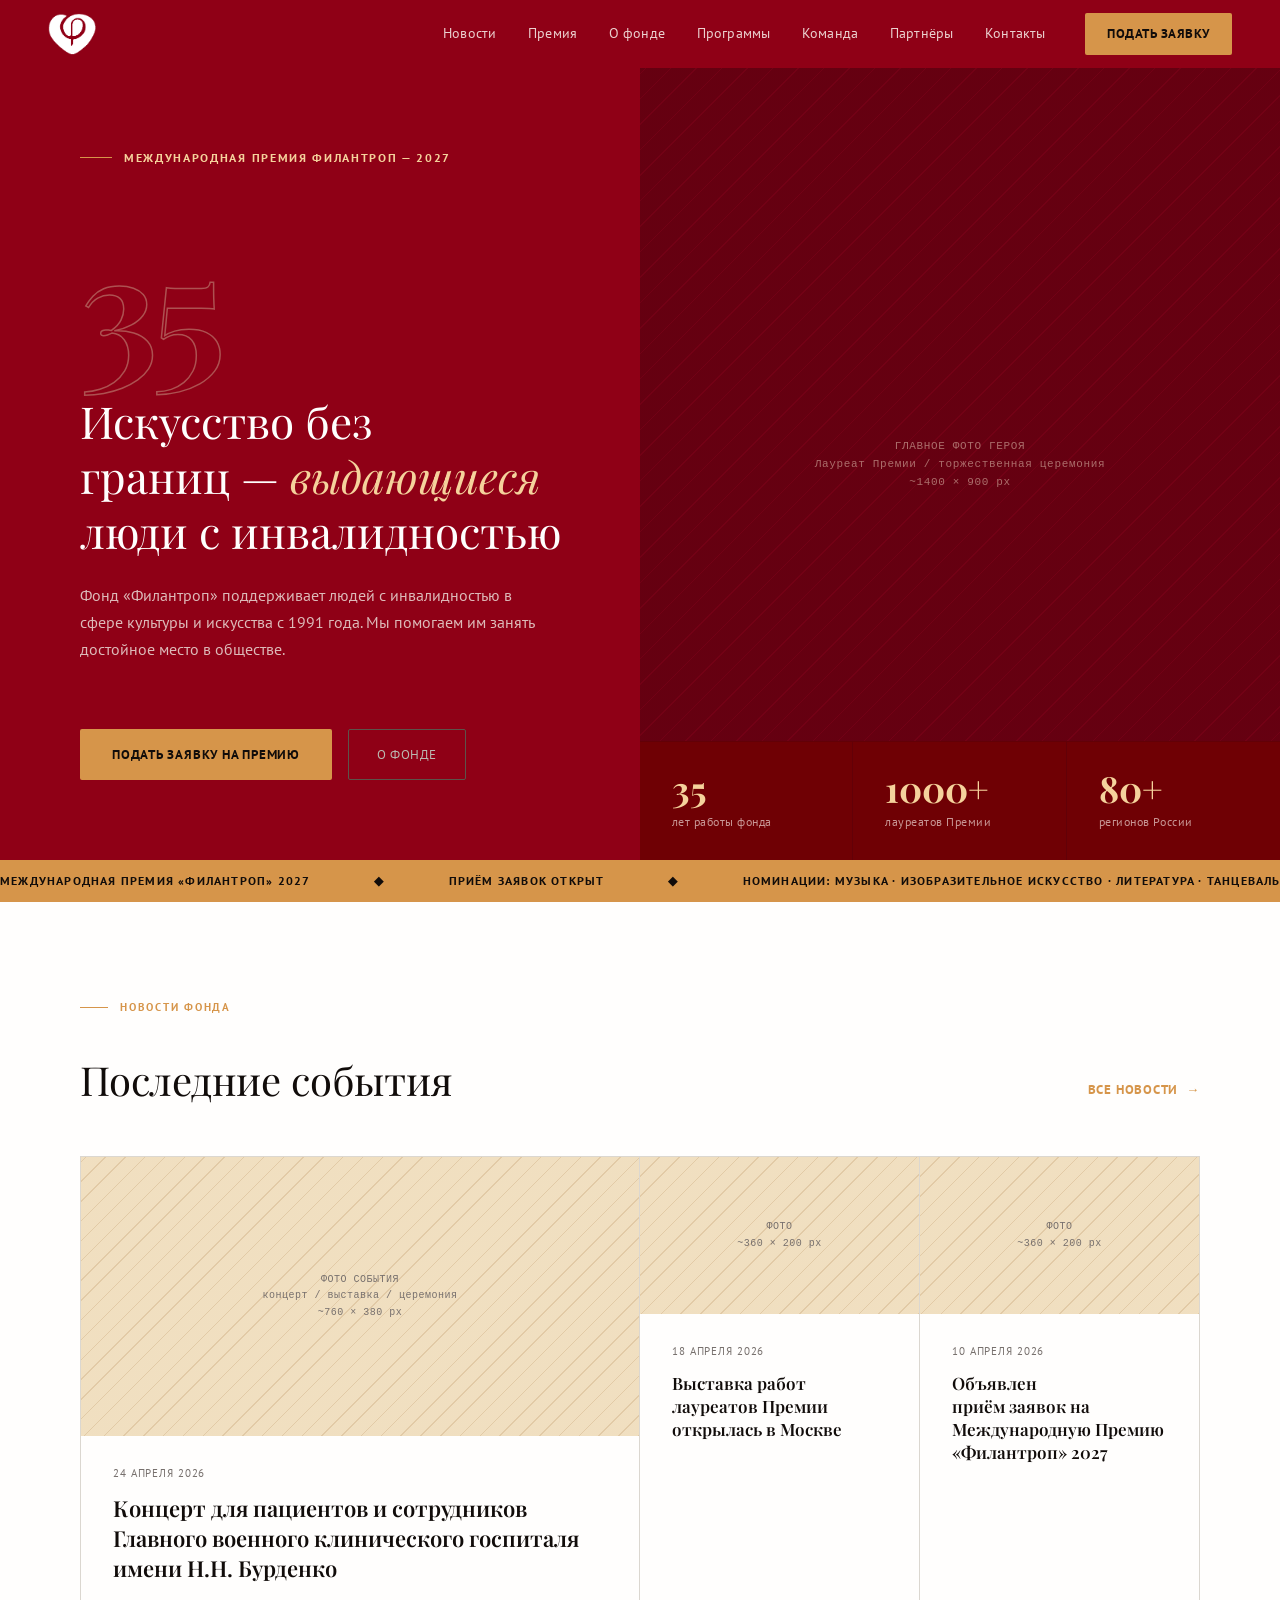
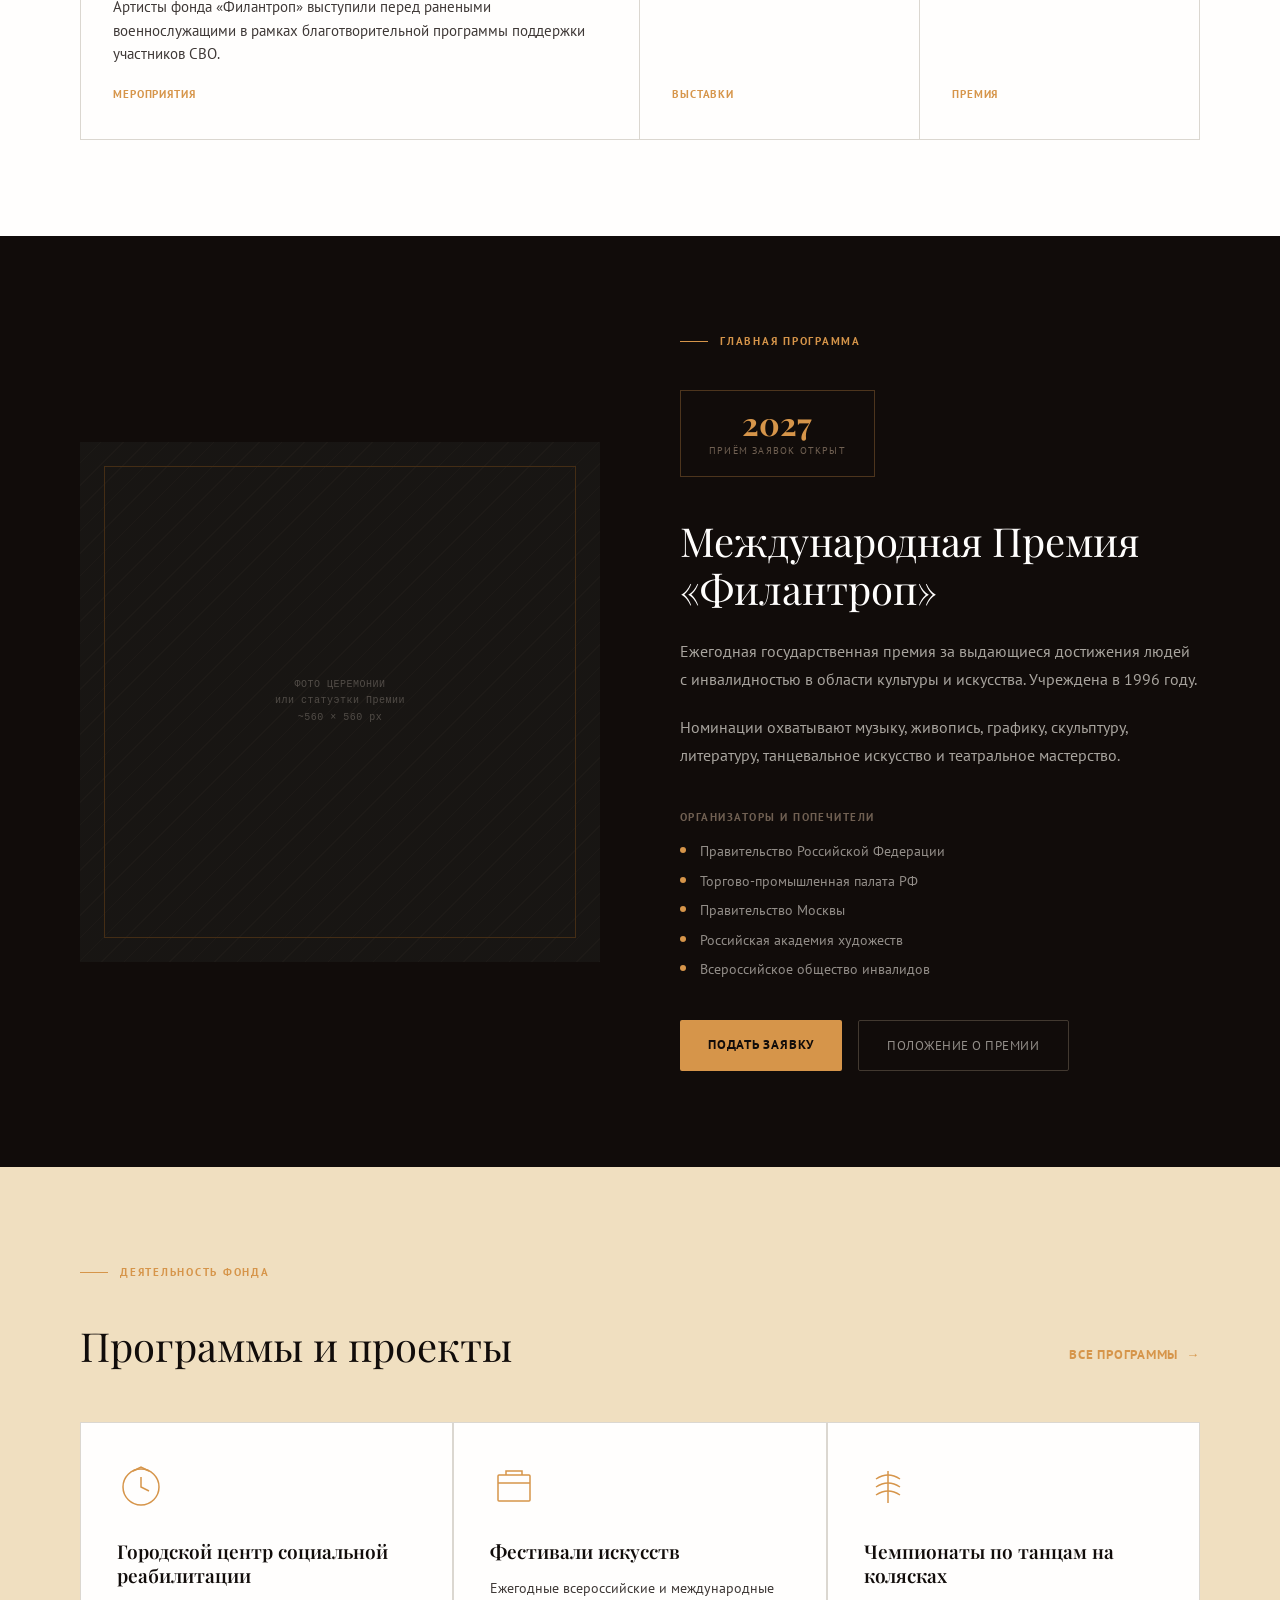
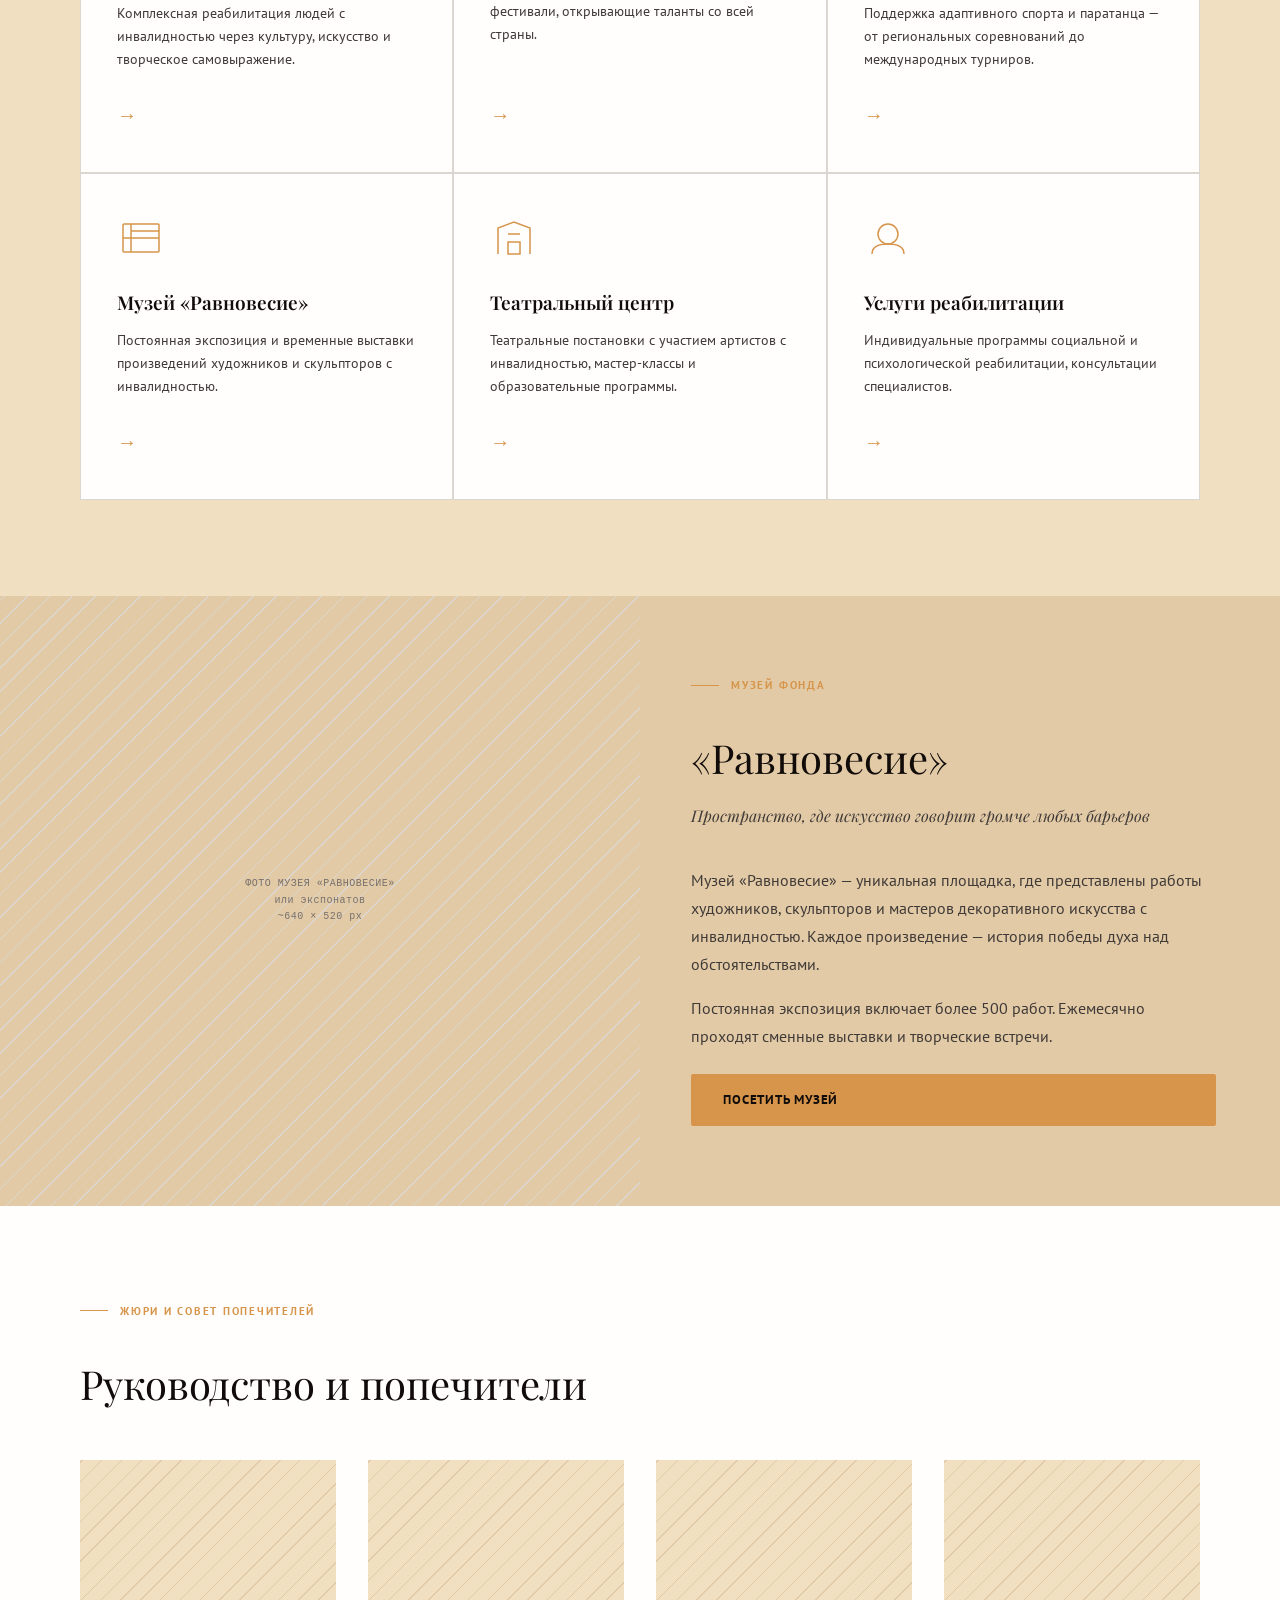
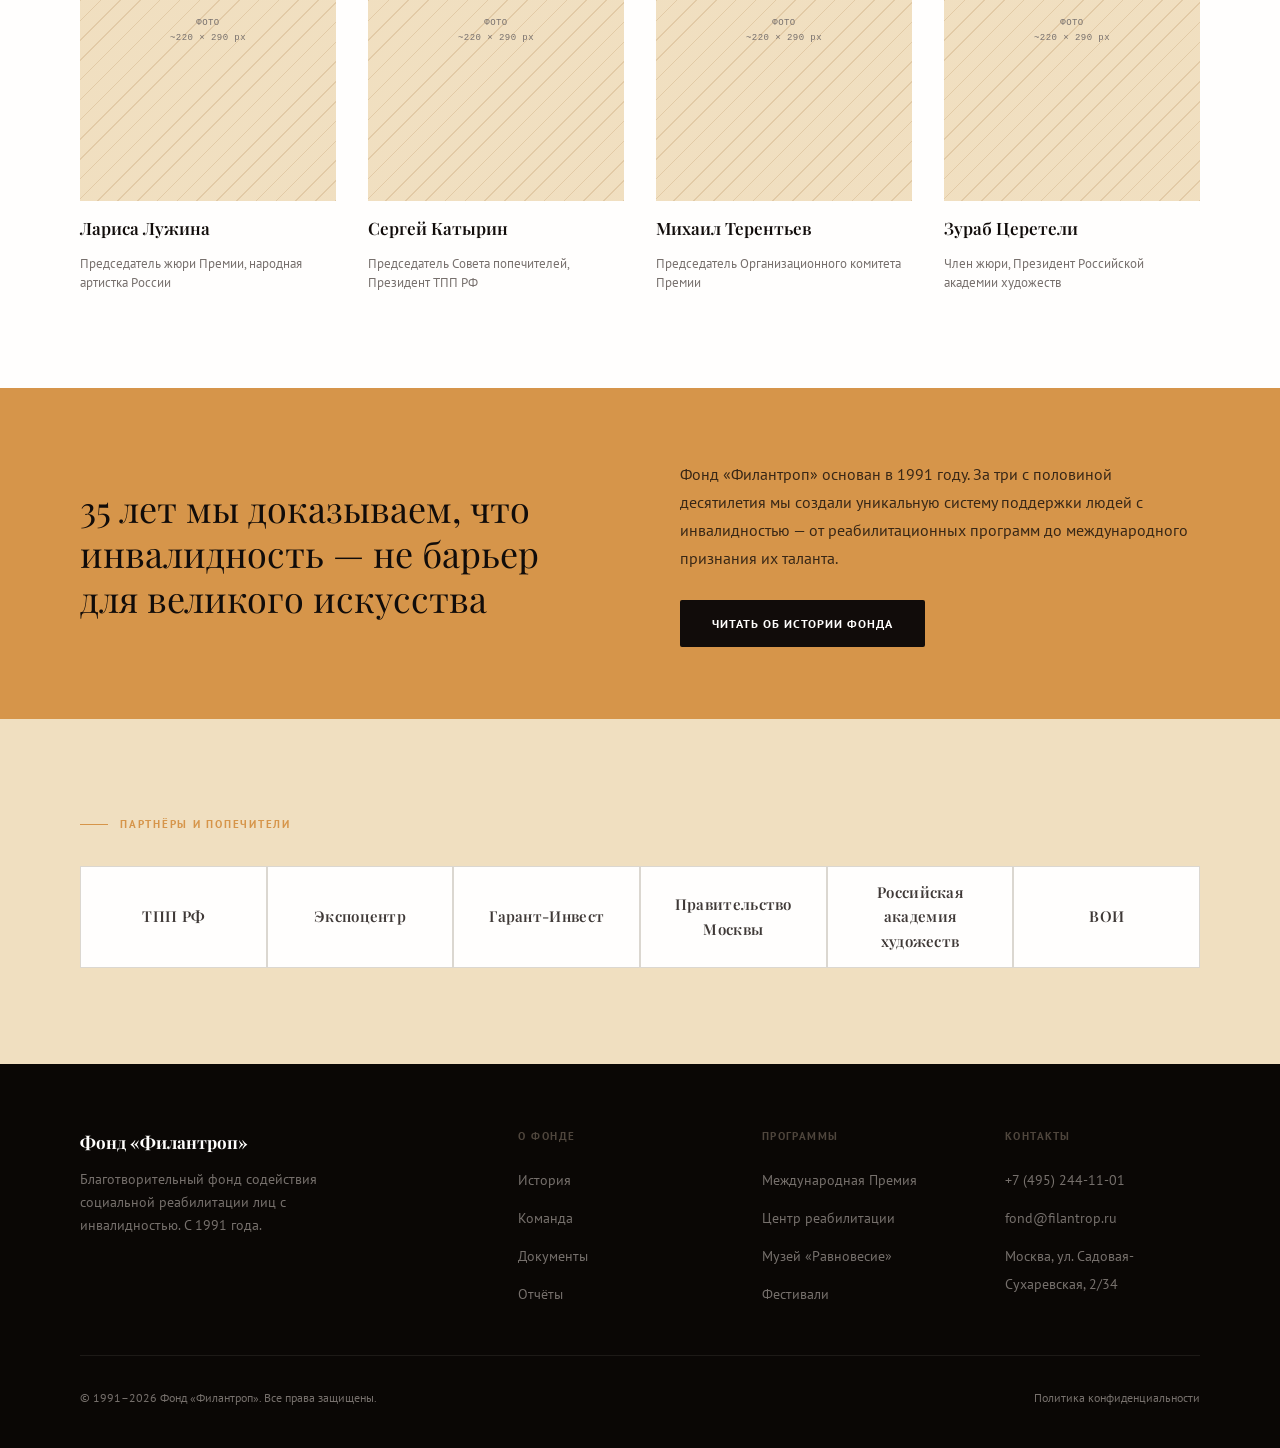
<file: index-work.html>
<!DOCTYPE html>
<html lang="ru">
<head>
<meta charset="UTF-8">
<meta name="viewport" content="width=device-width, initial-scale=1.0">
<title>Фонд «Филантроп» — 35 лет</title>
<link rel="preconnect" href="https://fonts.googleapis.com">
<link href="https://fonts.googleapis.com/css2?family=Playfair+Display:ital,wght@0,400;0,600;0,700;1,400&family=PT+Sans:ital,wght@0,400;0,700;1,400&display=swap" rel="stylesheet">
<style>
  *, *::before, *::after { box-sizing: border-box; margin: 0; padding: 0; }

  :root {
    /* Brand palette from Филантроп identity */
    --cream: oklch(0.91 0.045 82);        /* пергаментный бежевый фон */
    --cream-light: oklch(0.95 0.03 82);   /* светлее */
    --cream-dark: oklch(0.85 0.055 78);   /* тёмнее */
    --red: oklch(0.40 0.175 22);          /* фирменный бордово-красный */
    --red-dark: oklch(0.32 0.16 22);      /* тёмный красный */
    --red-mid: oklch(0.50 0.16 22);       /* средний красный */
    --ink: oklch(0.16 0.01 40);
    --ink-mid: oklch(0.35 0.01 40);
    --ink-light: oklch(0.55 0.01 40);
    --gold: oklch(0.72 0.12 68);          /* золото статуэтки */
    --gold-deep: oklch(0.58 0.13 60);
    --gold-light: oklch(0.88 0.08 78);
    --white: oklch(0.998 0.002 80);

    --ff-serif: 'Playfair Display', Georgia, serif;
    --ff-sans: 'PT Sans', Arial, sans-serif;
  }

  html { scroll-behavior: smooth; }
  body {
    font-family: var(--ff-sans);
    background: var(--cream);
    color: var(--ink);
    font-size: 17px;
    line-height: 1.65;
    -webkit-font-smoothing: antialiased;
  }

  /* ── NAV ── */
  nav {
    position: sticky; top: 0; z-index: 100;
    background: var(--red);
    border-bottom: none;
  }
  .nav-inner {
    max-width: 1280px; margin: 0 auto;
    display: flex; align-items: center; gap: 0;
    padding: 0 48px; height: 68px;
  }
  .nav-logo {
    display: flex; align-items: center; gap: 14px;
    text-decoration: none; color: var(--white);
    flex-shrink: 0; margin-right: auto;
  }
  .nav-logo-mark {
    width: 40px; height: 40px;
    background: var(--gold);
    clip-path: polygon(50% 0%, 100% 25%, 100% 75%, 50% 100%, 0% 75%, 0% 25%);
    display: flex; align-items: center; justify-content: center;
    flex-shrink: 0;
  }
  .nav-logo-mark svg { width: 22px; height: 22px; }
  .nav-logo-text { line-height: 1.15; }
  .nav-logo-text strong { font-family: var(--ff-serif); font-size: 15px; font-weight: 600; letter-spacing: 0.02em; display: block; color: var(--white); }
  .nav-logo-text span { font-size: 10.5px; color: oklch(0.80 0.04 82); letter-spacing: 0.08em; text-transform: uppercase; }
  .nav-links { display: flex; gap: 0; }
  .nav-links a {
    font-size: 13.5px; color: oklch(0.88 0.03 20); text-decoration: none;
    padding: 0 16px; height: 68px; display: flex; align-items: center;
    border-bottom: 2px solid transparent;
    transition: color 0.18s, border-color 0.18s;
    letter-spacing: 0.01em;
    white-space: nowrap;
  }
  .nav-links a:hover { color: var(--white); border-bottom-color: var(--gold); }
  .nav-cta {
    margin-left: 24px;
    background: var(--gold); color: var(--ink);
    font-size: 13px; font-weight: 700; letter-spacing: 0.04em;
    text-transform: uppercase; text-decoration: none;
    padding: 10px 22px; border-radius: 2px;
    transition: background 0.18s;
    flex-shrink: 0;
  }
  .nav-cta:hover { background: var(--gold-deep); color: var(--white); }

  /* ── HERO ── */
  .hero {
    min-height: 88vh;
    background: var(--red);
    display: grid; grid-template-columns: 1fr 1fr;
    position: relative; overflow: hidden;
  }
  .hero-left {
    padding: 80px 64px 80px 80px;
    display: flex; flex-direction: column; justify-content: space-between;
    position: relative; z-index: 2;
  }
  .hero-eyebrow {
    display: flex; align-items: center; gap: 12px;
    color: var(--gold-light); font-size: 12px; letter-spacing: 0.14em;
    text-transform: uppercase; font-weight: 700;
  }
  .hero-eyebrow::before {
    content: ''; display: block; width: 32px; height: 1px;
    background: var(--gold);
  }
  .hero-main { padding: 40px 0; }
  .hero-years {
    font-family: var(--ff-serif); font-size: 160px; font-weight: 700;
    line-height: 0.9; color: transparent;
    -webkit-text-stroke: 1.5px oklch(0.55 0.12 22);
    letter-spacing: -0.04em;
    user-select: none;
  }
  .hero-tagline {
    font-family: var(--ff-serif); font-size: 44px; font-weight: 400;
    line-height: 1.25; color: var(--white);
    margin-top: 16px;
    text-wrap: pretty;
  }
  .hero-tagline em { font-style: italic; color: var(--gold-light); }
  .hero-sub {
    margin-top: 24px;
    color: oklch(0.82 0.04 20); font-size: 16px;
    max-width: 460px; line-height: 1.7;
  }
  .hero-actions {
    display: flex; gap: 16px; align-items: center; flex-wrap: wrap;
  }
  .btn-gold {
    background: var(--gold); color: var(--ink);
    font-weight: 700; font-size: 13px; letter-spacing: 0.06em;
    text-transform: uppercase; text-decoration: none;
    padding: 15px 32px; border-radius: 2px;
    transition: background 0.18s;
  }
  .btn-gold:hover { background: oklch(0.78 0.13 68); }
  .btn-outline {
    border: 1.5px solid oklch(0.45 0.02 65); color: oklch(0.78 0.01 75);
    font-size: 13px; letter-spacing: 0.04em; text-transform: uppercase;
    text-decoration: none; padding: 14px 28px; border-radius: 2px;
    transition: border-color 0.18s, color 0.18s;
  }
  .btn-outline:hover { border-color: var(--gold); color: var(--gold); }

  .hero-right {
    position: relative; overflow: hidden;
  }
  .hero-image-placeholder {
    position: absolute; inset: 0;
    background: repeating-linear-gradient(
      -45deg,
      oklch(0.35 0.14 22) 0px,
      oklch(0.35 0.14 22) 1px,
      oklch(0.32 0.13 22) 1px,
      oklch(0.32 0.13 22) 18px
    );
    display: flex; flex-direction: column;
    align-items: center; justify-content: center; gap: 16px;
  }
  .hero-image-placeholder span {
    font-family: monospace; font-size: 11px; color: oklch(0.60 0.08 22);
    letter-spacing: 0.06em; text-align: center;
    padding: 0 32px;
  }
  .hero-stats {
    position: absolute; bottom: 0; left: 0; right: 0;
    background: var(--red-dark);
    border-top: 1px solid oklch(0.30 0.14 22);
    display: grid; grid-template-columns: repeat(3, 1fr);
  }
  .hero-stat {
    padding: 28px 32px;
    border-right: 1px solid oklch(0.30 0.14 22);
  }
  .hero-stat:last-child { border-right: none; }
  .hero-stat-num {
    font-family: var(--ff-serif); font-size: 36px; font-weight: 700;
    color: var(--gold-light); line-height: 1;
  }
  .hero-stat-label {
    font-size: 12px; color: oklch(0.72 0.06 20); margin-top: 6px;
    letter-spacing: 0.04em;
  }

  /* ── TICKER ── */
  .ticker {
    background: var(--gold); overflow: hidden;
    height: 42px; display: flex; align-items: center;
  }
  .ticker-track {
    display: flex; gap: 64px;
    animation: ticker 35s linear infinite;
    white-space: nowrap;
  }
  .ticker-track span {
    font-size: 12px; font-weight: 700; letter-spacing: 0.1em;
    text-transform: uppercase; color: var(--ink); flex-shrink: 0;
  }
  .ticker-dot { color: var(--gold-deep); }
  @keyframes ticker {
    from { transform: translateX(0); }
    to { transform: translateX(-50%); }
  }

  /* ── SECTION BASE ── */
  section { padding: 96px 0; }
  .container { max-width: 1280px; margin: 0 auto; padding: 0 80px; }
  .section-label {
    font-size: 11px; font-weight: 700; letter-spacing: 0.16em;
    text-transform: uppercase; color: var(--gold);
    display: flex; align-items: center; gap: 12px;
    margin-bottom: 40px;
  }
  .section-label::before {
    content: ''; display: block; width: 28px; height: 1px; background: var(--gold);
  }
  .section-title {
    font-family: var(--ff-serif); font-size: 40px; font-weight: 400;
    line-height: 1.2; color: var(--ink);
    text-wrap: pretty;
  }
  .section-header {
    display: flex; justify-content: space-between; align-items: flex-end;
    margin-bottom: 52px;
  }
  .section-header .section-title { max-width: 520px; }
  .link-all {
    font-size: 13px; font-weight: 700; letter-spacing: 0.06em;
    text-transform: uppercase; color: var(--gold);
    text-decoration: none; display: flex; align-items: center; gap: 8px;
    transition: gap 0.18s;
    flex-shrink: 0; padding-bottom: 4px;
  }
  .link-all:hover { gap: 14px; }
  .link-all::after { content: '→'; }

  /* ── NEWS ── */
  .news-section { background: var(--white); }
  .news-grid {
    display: grid; grid-template-columns: 2fr 1fr 1fr; gap: 1px;
    background: oklch(0.88 0.01 75);
    border: 1px solid oklch(0.88 0.01 75);
  }
  .news-card {
    background: var(--white);
    text-decoration: none; color: inherit;
    display: flex; flex-direction: column;
    transition: background 0.18s;
  }
  .news-card:hover { background: var(--cream); }
  .news-card-img {
    aspect-ratio: 16/9; overflow: hidden;
    background: repeating-linear-gradient(
      -45deg,
      var(--cream-dark) 0px, var(--cream-dark) 1px,
      var(--cream) 1px, var(--cream) 14px
    );
    display: flex; align-items: center; justify-content: center;
    flex-direction: column; gap: 8px;
  }
  .news-card-img span {
    font-family: monospace; font-size: 10px;
    color: var(--ink-light); letter-spacing: 0.05em; text-align: center; padding: 0 16px;
  }
  .news-card-body { padding: 28px 32px 36px; flex: 1; display: flex; flex-direction: column; }
  .news-card-date { font-size: 11px; color: var(--ink-light); letter-spacing: 0.08em; text-transform: uppercase; margin-bottom: 12px; }
  .news-card-title {
    font-family: var(--ff-serif); font-weight: 600;
    line-height: 1.35; color: var(--ink);
    text-wrap: pretty;
  }
  .news-card:first-child .news-card-title { font-size: 22px; }
  .news-card:not(:first-child) .news-card-title { font-size: 17px; }
  .news-card-excerpt { margin-top: 12px; font-size: 14.5px; color: var(--ink-mid); line-height: 1.6; }
  .news-card-tag {
    display: inline-block; margin-top: auto; padding-top: 20px;
    font-size: 11px; font-weight: 700; letter-spacing: 0.08em;
    text-transform: uppercase; color: var(--gold);
  }

  /* ── PRIZE ── */
  .prize-section {
    background: var(--ink); color: var(--white);
  }
  .prize-inner {
    display: grid; grid-template-columns: 1fr 1fr; gap: 80px; align-items: center;
  }
  .prize-visual {
    aspect-ratio: 1;
    background: repeating-linear-gradient(
      -45deg,
      oklch(0.22 0.008 65) 0px, oklch(0.22 0.008 65) 1px,
      oklch(0.20 0.006 65) 1px, oklch(0.20 0.006 65) 16px
    );
    display: flex; align-items: center; justify-content: center; flex-direction: column; gap: 16px;
    position: relative;
  }
  .prize-visual::before {
    content: ''; position: absolute; inset: 24px;
    border: 1px solid oklch(0.32 0.05 65);
  }
  .prize-visual span {
    font-family: monospace; font-size: 10px; color: oklch(0.42 0.01 65);
    letter-spacing: 0.05em; text-align: center; padding: 0 32px; position: relative; z-index: 1;
  }
  .prize-content .section-title { color: var(--white); margin-bottom: 24px; }
  .prize-content p { color: oklch(0.72 0.01 75); font-size: 16px; line-height: 1.75; margin-bottom: 20px; }
  .prize-organizers { margin-top: 40px; }
  .prize-org-label {
    font-size: 10.5px; font-weight: 700; letter-spacing: 0.14em;
    text-transform: uppercase; color: oklch(0.50 0.03 65);
    margin-bottom: 16px;
  }
  .prize-org-list { display: flex; flex-direction: column; gap: 10px; }
  .prize-org-item {
    display: flex; align-items: flex-start; gap: 14px;
    font-size: 14px; color: oklch(0.65 0.01 75);
    line-height: 1.4;
  }
  .prize-org-item::before {
    content: ''; display: block; width: 6px; height: 6px;
    background: var(--gold); border-radius: 50%; flex-shrink: 0; margin-top: 5px;
  }
  .prize-year-badge {
    display: inline-flex; flex-direction: column; align-items: center;
    border: 1.5px solid oklch(0.35 0.05 65);
    padding: 16px 28px; margin-bottom: 40px;
  }
  .prize-year-badge strong {
    font-family: var(--ff-serif); font-size: 32px; font-weight: 700;
    color: var(--gold); line-height: 1;
  }
  .prize-year-badge span { font-size: 10px; letter-spacing: 0.12em; text-transform: uppercase; color: oklch(0.50 0.03 65); margin-top: 4px; }

  /* ── PROGRAMS ── */
  .programs-grid {
    display: grid; grid-template-columns: repeat(3, 1fr); gap: 2px;
    background: oklch(0.88 0.01 75);
    border: 1px solid oklch(0.88 0.01 75);
  }
  .prog-card {
    background: var(--white); padding: 40px 36px;
    text-decoration: none; color: inherit;
    display: flex; flex-direction: column; gap: 0;
    transition: background 0.18s;
    position: relative;
    overflow: hidden;
  }
  .prog-card::after {
    content: ''; position: absolute; bottom: 0; left: 0;
    width: 0; height: 2px; background: var(--gold);
    transition: width 0.3s ease;
  }
  .prog-card:hover { background: var(--cream); }
  .prog-card:hover::after { width: 100%; }
  .prog-card-icon {
    width: 48px; height: 48px; margin-bottom: 28px;
    display: flex; align-items: center; justify-content: center;
  }
  .prog-card-icon svg { width: 100%; height: 100%; }
  .prog-card-title {
    font-family: var(--ff-serif); font-size: 19px; font-weight: 600;
    line-height: 1.3; color: var(--ink); margin-bottom: 14px;
  }
  .prog-card-desc {
    font-size: 14px; color: var(--ink-mid); line-height: 1.65; flex: 1;
  }
  .prog-card-arrow {
    margin-top: 28px; font-size: 20px; color: var(--gold);
    transition: transform 0.18s;
    display: inline-block;
  }
  .prog-card:hover .prog-card-arrow { transform: translateX(6px); }

  /* ── MUSEUM ── */
  .museum-section {
    background: var(--cream-dark);
    padding: 0;
  }
  .museum-inner {
    display: grid; grid-template-columns: 1fr 1fr;
    min-height: 520px;
  }
  .museum-image {
    background: repeating-linear-gradient(
      -45deg,
      oklch(0.88 0.01 75) 0px, oklch(0.88 0.01 75) 1px,
      var(--cream-dark) 1px, var(--cream-dark) 16px
    );
    display: flex; align-items: center; justify-content: center; flex-direction: column; gap: 12px;
  }
  .museum-image span {
    font-family: monospace; font-size: 10px; color: var(--ink-light);
    letter-spacing: 0.05em; text-align: center; padding: 0 48px;
  }
  .museum-content {
    padding: 80px 72px;
    display: flex; flex-direction: column; justify-content: center;
  }
  .museum-content .section-title { margin-bottom: 20px; }
  .museum-content p { font-size: 16px; color: var(--ink-mid); line-height: 1.75; margin-bottom: 16px; }
  .museum-sub { font-family: var(--ff-serif); font-style: italic; font-size: 20px; color: var(--ink); margin-bottom: 36px !important; }

  /* ── JURY ── */
  .jury-section { background: var(--white); }
  .jury-grid {
    display: grid; grid-template-columns: repeat(4, 1fr); gap: 32px;
  }
  .jury-card { display: flex; flex-direction: column; gap: 16px; }
  .jury-avatar {
    width: 100%; aspect-ratio: 3/4;
    background: repeating-linear-gradient(
      -45deg,
      var(--cream-dark) 0px, var(--cream-dark) 1px,
      var(--cream) 1px, var(--cream) 14px
    );
    display: flex; align-items: center; justify-content: center; flex-direction: column; gap: 8px;
  }
  .jury-avatar span { font-family: monospace; font-size: 9px; color: var(--ink-light); letter-spacing: 0.05em; text-align: center; padding: 0 12px; }
  .jury-name { font-family: var(--ff-serif); font-size: 17px; font-weight: 600; line-height: 1.3; }
  .jury-role { font-size: 13px; color: var(--ink-light); line-height: 1.4; }

  /* ── PARTNERS ── */
  .partners-section { background: var(--cream); }
  .partners-grid {
    display: flex; flex-wrap: wrap; gap: 2px;
    background: oklch(0.88 0.01 75);
    border: 1px solid oklch(0.88 0.01 75);
  }
  .partner-item {
    background: var(--white); flex: 1 1 180px;
    height: 100px; display: flex; align-items: center; justify-content: center;
    padding: 20px 32px;
    transition: background 0.18s;
  }
  .partner-item:hover { background: var(--cream); }
  .partner-name {
    font-family: var(--ff-serif); font-size: 15px; font-weight: 600;
    color: var(--ink-mid); text-align: center; letter-spacing: 0.02em;
  }

  /* ── ABOUT STRIP ── */
  .about-strip {
    background: var(--gold);
    padding: 72px 0;
  }
  .about-strip-inner {
    display: grid; grid-template-columns: 1fr 1fr; gap: 80px; align-items: center;
  }
  .about-strip h2 {
    font-family: var(--ff-serif); font-size: 36px; font-weight: 400;
    line-height: 1.25; color: var(--ink);
  }
  .about-strip p { font-size: 16px; color: var(--ink); line-height: 1.75; opacity: 0.8; }
  .about-strip .btn-dark {
    display: inline-block; background: var(--ink); color: var(--white);
    font-size: 12px; font-weight: 700; letter-spacing: 0.08em;
    text-transform: uppercase; text-decoration: none;
    padding: 14px 32px; border-radius: 2px; margin-top: 28px;
    transition: opacity 0.18s;
  }
  .about-strip .btn-dark:hover { opacity: 0.8; }

  /* ── FOOTER ── */
  footer {
    background: oklch(0.13 0.008 60);
    color: oklch(0.55 0.01 65);
    padding: 64px 0 40px;
  }
  .footer-inner {
    display: grid; grid-template-columns: 2fr 1fr 1fr 1fr; gap: 48px;
    padding-bottom: 48px; border-bottom: 1px solid oklch(0.22 0.008 65);
    margin-bottom: 32px;
  }
  .footer-brand strong {
    font-family: var(--ff-serif); font-size: 17px; color: var(--white);
    display: block; margin-bottom: 12px;
  }
  .footer-brand p { font-size: 13.5px; line-height: 1.7; max-width: 280px; }
  .footer-col h4 {
    font-size: 10.5px; font-weight: 700; letter-spacing: 0.14em;
    text-transform: uppercase; color: oklch(0.40 0.02 65);
    margin-bottom: 20px;
  }
  .footer-col ul { list-style: none; display: flex; flex-direction: column; gap: 10px; }
  .footer-col ul a {
    color: oklch(0.55 0.01 65); text-decoration: none; font-size: 13.5px;
    transition: color 0.18s;
  }
  .footer-col ul a:hover { color: var(--gold); }
  .footer-bottom {
    display: flex; justify-content: space-between; align-items: center;
  }
  .footer-bottom p { font-size: 12px; }
  .footer-bottom a { color: oklch(0.55 0.01 65); text-decoration: none; }
  .footer-bottom a:hover { color: var(--gold); }
</style>
</head>
<body>

<!-- ── NAV ── -->
<nav>
  <div class="nav-inner">
    <a href="#" class="nav-logo">
      <img src="logo.png" alt="Фонд Филантроп" style="height:48px; filter:brightness(0) invert(1);">
    </a>
    <div class="nav-links">
      <a href="#">Новости</a>
      <a href="#">Премия</a>
      <a href="#">О фонде</a>
      <a href="#">Программы</a>
      <a href="#">Команда</a>
      <a href="#">Партнёры</a>
      <a href="#">Контакты</a>
    </div>
    <a href="#prize" class="nav-cta">Подать заявку</a>
  </div>
</nav>

<!-- ── HERO ── -->
<section class="hero" style="padding:0;">
  <div class="hero-left">
    <div class="hero-eyebrow">Международная Премия Филантроп — 2027</div>
    <div class="hero-main">
      <div class="hero-years">35</div>
      <h1 class="hero-tagline">Искусство без<br>границ — <em>выдающиеся</em><br>люди с инвалидностью</h1>
      <p class="hero-sub">Фонд «Филантроп» поддерживает людей с инвалидностью в сфере культуры и искусства с 1991 года. Мы помогаем им занять достойное место в обществе.</p>
    </div>
    <div class="hero-actions">
      <a href="#prize" class="btn-gold">Подать заявку на Премию</a>
      <a href="#about" class="btn-outline">О фонде</a>
    </div>
  </div>
  <div class="hero-right">
    <div class="hero-image-placeholder">
      <span>ГЛАВНОЕ ФОТО ГЕРОЯ<br>Лауреат Премии / торжественная церемония<br>~1400 × 900 px</span>
    </div>
    <div class="hero-stats">
      <div class="hero-stat">
        <div class="hero-stat-num">35</div>
        <div class="hero-stat-label">лет работы фонда</div>
      </div>
      <div class="hero-stat">
        <div class="hero-stat-num">1000+</div>
        <div class="hero-stat-label">лауреатов Премии</div>
      </div>
      <div class="hero-stat">
        <div class="hero-stat-num">80+</div>
        <div class="hero-stat-label">регионов России</div>
      </div>
    </div>
  </div>
</section>

<!-- ── TICKER ── -->
<div class="ticker">
  <div class="ticker-track">
    <span>Международная Премия «Филантроп» 2027</span>
    <span class="ticker-dot">◆</span>
    <span>Приём заявок открыт</span>
    <span class="ticker-dot">◆</span>
    <span>Номинации: музыка · изобразительное искусство · литература · танцевальное искусство · театр</span>
    <span class="ticker-dot">◆</span>
    <span>Международная Премия «Филантроп» 2027</span>
    <span class="ticker-dot">◆</span>
    <span>Приём заявок открыт</span>
    <span class="ticker-dot">◆</span>
    <span>Номинации: музыка · изобразительное искусство · литература · танцевальное искусство · театр</span>
    <span class="ticker-dot">◆</span>
  </div>
</div>

<!-- ── NEWS ── -->
<section class="news-section">
  <div class="container">
    <div class="section-header">
      <div>
        <div class="section-label">Новости фонда</div>
        <h2 class="section-title">Последние события</h2>
      </div>
      <a href="#" class="link-all">Все новости</a>
    </div>
    <div class="news-grid">
      <a href="#" class="news-card">
        <div class="news-card-img" style="aspect-ratio:16/8;">
          <span>ФОТО СОБЫТИЯ<br>концерт / выставка / церемония<br>~760 × 380 px</span>
        </div>
        <div class="news-card-body">
          <div class="news-card-date">24 апреля 2026</div>
          <div class="news-card-title">Концерт для пациентов и сотрудников Главного военного клинического госпиталя имени Н.Н. Бурденко</div>
          <p class="news-card-excerpt">Артисты фонда «Филантроп» выступили перед ранеными военнослужащими в рамках благотворительной программы поддержки участников СВО.</p>
          <span class="news-card-tag">Мероприятия</span>
        </div>
      </a>
      <a href="#" class="news-card">
        <div class="news-card-img">
          <span>ФОТО<br>~360 × 200 px</span>
        </div>
        <div class="news-card-body">
          <div class="news-card-date">18 апреля 2026</div>
          <div class="news-card-title">Выставка работ лауреатов Премии открылась в Москве</div>
          <span class="news-card-tag">Выставки</span>
        </div>
      </a>
      <a href="#" class="news-card">
        <div class="news-card-img">
          <span>ФОТО<br>~360 × 200 px</span>
        </div>
        <div class="news-card-body">
          <div class="news-card-date">10 апреля 2026</div>
          <div class="news-card-title">Объявлен приём заявок на Международную Премию «Филантроп» 2027</div>
          <span class="news-card-tag">Премия</span>
        </div>
      </a>
    </div>
  </div>
</section>

<!-- ── PRIZE ── -->
<section class="prize-section" id="prize">
  <div class="container">
    <div class="prize-inner">
      <div class="prize-visual">
        <span>ФОТО ЦЕРЕМОНИИ<br>или статуэтки Премии<br>~560 × 560 px</span>
      </div>
      <div class="prize-content">
        <div class="section-label" style="color: var(--gold);">Главная программа</div>
        <div class="prize-year-badge">
          <strong>2027</strong>
          <span>Приём заявок открыт</span>
        </div>
        <h2 class="section-title">Международная Премия «Филантроп»</h2>
        <p>Ежегодная государственная премия за выдающиеся достижения людей с инвалидностью в области культуры и искусства. Учреждена в 1996 году.</p>
        <p>Номинации охватывают музыку, живопись, графику, скульптуру, литературу, танцевальное искусство и театральное мастерство.</p>
        <div class="prize-organizers">
          <div class="prize-org-label">Организаторы и попечители</div>
          <div class="prize-org-list">
            <div class="prize-org-item">Правительство Российской Федерации</div>
            <div class="prize-org-item">Торгово-промышленная палата РФ</div>
            <div class="prize-org-item">Правительство Москвы</div>
            <div class="prize-org-item">Российская академия художеств</div>
            <div class="prize-org-item">Всероссийское общество инвалидов</div>
          </div>
        </div>
        <div style="margin-top: 40px; display: flex; gap: 16px;">
          <a href="#" class="btn-gold" style="font-size:13px; padding: 14px 28px;">Подать заявку</a>
          <a href="#" class="btn-outline" style="font-size:13px; color: oklch(0.65 0.01 75); border-color: oklch(0.35 0.02 65);">Положение о Премии</a>
        </div>
      </div>
    </div>
  </div>
</section>

<!-- ── PROGRAMS ── -->
<section id="programs">
  <div class="container">
    <div class="section-header">
      <div>
        <div class="section-label">Деятельность фонда</div>
        <h2 class="section-title">Программы и проекты</h2>
      </div>
      <a href="#" class="link-all">Все программы</a>
    </div>
    <div class="programs-grid">
      <a href="#" class="prog-card">
        <div class="prog-card-icon">
          <svg viewBox="0 0 48 48" fill="none" stroke="currentColor" stroke-width="1.5" color="var(--gold)">
            <circle cx="24" cy="24" r="18"/>
            <path d="M24 14 L24 24 L32 28"/>
            <path d="M16 8 L24 4 L32 8"/>
          </svg>
        </div>
        <div class="prog-card-title">Городской центр социальной реабилитации</div>
        <div class="prog-card-desc">Комплексная реабилитация людей с инвалидностью через культуру, искусство и творческое самовыражение.</div>
        <div class="prog-card-arrow">→</div>
      </a>
      <a href="#" class="prog-card">
        <div class="prog-card-icon">
          <svg viewBox="0 0 48 48" fill="none" stroke="currentColor" stroke-width="1.5" color="var(--gold)">
            <rect x="8" y="12" width="32" height="26" rx="1"/>
            <path d="M16 12 L16 8 L32 8 L32 12"/>
            <path d="M8 20 L40 20"/>
          </svg>
        </div>
        <div class="prog-card-title">Фестивали искусств</div>
        <div class="prog-card-desc">Ежегодные всероссийские и международные фестивали, открывающие таланты со всей страны.</div>
        <div class="prog-card-arrow">→</div>
      </a>
      <a href="#" class="prog-card">
        <div class="prog-card-icon">
          <svg viewBox="0 0 48 48" fill="none" stroke="currentColor" stroke-width="1.5" color="var(--gold)">
            <path d="M24 8 L24 40"/>
            <path d="M12 16 Q24 8 36 16"/>
            <path d="M12 24 Q24 16 36 24"/>
            <path d="M12 32 Q24 24 36 32"/>
          </svg>
        </div>
        <div class="prog-card-title">Чемпионаты по танцам на колясках</div>
        <div class="prog-card-desc">Поддержка адаптивного спорта и паратанца — от региональных соревнований до международных турниров.</div>
        <div class="prog-card-arrow">→</div>
      </a>
      <a href="#" class="prog-card">
        <div class="prog-card-icon">
          <svg viewBox="0 0 48 48" fill="none" stroke="currentColor" stroke-width="1.5" color="var(--gold)">
            <rect x="6" y="10" width="36" height="28" rx="1"/>
            <path d="M14 10 L14 38"/>
            <path d="M6 24 L42 24"/>
            <path d="M14 17 L42 17"/>
          </svg>
        </div>
        <div class="prog-card-title">Музей «Равновесие»</div>
        <div class="prog-card-desc">Постоянная экспозиция и временные выставки произведений художников и скульпторов с инвалидностью.</div>
        <div class="prog-card-arrow">→</div>
      </a>
      <a href="#" class="prog-card">
        <div class="prog-card-icon">
          <svg viewBox="0 0 48 48" fill="none" stroke="currentColor" stroke-width="1.5" color="var(--gold)">
            <path d="M8 40 L8 14 L24 8 L40 14 L40 40"/>
            <rect x="18" y="28" width="12" height="12"/>
            <path d="M18 20 L30 20"/>
          </svg>
        </div>
        <div class="prog-card-title">Театральный центр</div>
        <div class="prog-card-desc">Театральные постановки с участием артистов с инвалидностью, мастер-классы и образовательные программы.</div>
        <div class="prog-card-arrow">→</div>
      </a>
      <a href="#" class="prog-card">
        <div class="prog-card-icon">
          <svg viewBox="0 0 48 48" fill="none" stroke="currentColor" stroke-width="1.5" color="var(--gold)">
            <circle cx="24" cy="20" r="10"/>
            <path d="M8 40 Q8 30 24 30 Q40 30 40 40"/>
          </svg>
        </div>
        <div class="prog-card-title">Услуги реабилитации</div>
        <div class="prog-card-desc">Индивидуальные программы социальной и психологической реабилитации, консультации специалистов.</div>
        <div class="prog-card-arrow">→</div>
      </a>
    </div>
  </div>
</section>

<!-- ── MUSEUM ── -->
<section class="museum-section">
  <div class="container" style="padding:0; max-width: none;">
    <div class="museum-inner">
      <div class="museum-image">
        <span>ФОТО МУЗЕЯ «РАВНОВЕСИЕ»<br>или экспонатов<br>~640 × 520 px</span>
      </div>
      <div class="museum-content" style="padding: 80px 10% 80px 8%;">
        <div class="section-label">Музей фонда</div>
        <h2 class="section-title">«Равновесие»</h2>
        <p class="museum-sub">Пространство, где искусство говорит громче любых барьеров</p>
        <p>Музей «Равновесие» — уникальная площадка, где представлены работы художников, скульпторов и мастеров декоративного искусства с инвалидностью. Каждое произведение — история победы духа над обстоятельствами.</p>
        <p>Постоянная экспозиция включает более 500 работ. Ежемесячно проходят сменные выставки и творческие встречи.</p>
        <a href="#" class="btn-gold" style="margin-top: 8px; display: inline-block;">Посетить музей</a>
      </div>
    </div>
  </div>
</section>

<!-- ── JURY ── -->
<section class="jury-section">
  <div class="container">
    <div class="section-header">
      <div>
        <div class="section-label">Жюри и Совет попечителей</div>
        <h2 class="section-title">Руководство и попечители</h2>
      </div>
    </div>
    <div class="jury-grid">
      <div class="jury-card">
        <div class="jury-avatar">
          <span>ФОТО<br>~220 × 290 px</span>
        </div>
        <div class="jury-name">Лариса Лужина</div>
        <div class="jury-role">Председатель жюри Премии, народная артистка России</div>
      </div>
      <div class="jury-card">
        <div class="jury-avatar">
          <span>ФОТО<br>~220 × 290 px</span>
        </div>
        <div class="jury-name">Сергей Катырин</div>
        <div class="jury-role">Председатель Совета попечителей, Президент ТПП РФ</div>
      </div>
      <div class="jury-card">
        <div class="jury-avatar">
          <span>ФОТО<br>~220 × 290 px</span>
        </div>
        <div class="jury-name">Михаил Терентьев</div>
        <div class="jury-role">Председатель Организационного комитета Премии</div>
      </div>
      <div class="jury-card">
        <div class="jury-avatar">
          <span>ФОТО<br>~220 × 290 px</span>
        </div>
        <div class="jury-name">Зураб Церетели</div>
        <div class="jury-role">Член жюри, Президент Российской академии художеств</div>
      </div>
    </div>
  </div>
</section>

<!-- ── ABOUT STRIP ── -->
<section class="about-strip" id="about">
  <div class="container">
    <div class="about-strip-inner">
      <h2>35 лет мы доказываем, что инвалидность — не барьер для великого искусства</h2>
      <div>
        <p>Фонд «Филантроп» основан в 1991 году. За три с половиной десятилетия мы создали уникальную систему поддержки людей с инвалидностью — от реабилитационных программ до международного признания их таланта.</p>
        <a href="#" class="btn-dark">Читать об истории фонда</a>
      </div>
    </div>
  </div>
</section>

<!-- ── PARTNERS ── -->
<section class="partners-section">
  <div class="container">
    <div class="section-label" style="margin-bottom: 32px;">Партнёры и попечители</div>
    <div class="partners-grid">
      <div class="partner-item"><span class="partner-name">ТПП РФ</span></div>
      <div class="partner-item"><span class="partner-name">Экспоцентр</span></div>
      <div class="partner-item"><span class="partner-name">Гарант-Инвест</span></div>
      <div class="partner-item"><span class="partner-name">Правительство Москвы</span></div>
      <div class="partner-item"><span class="partner-name">Российская академия художеств</span></div>
      <div class="partner-item"><span class="partner-name">ВОИ</span></div>
    </div>
  </div>
</section>

<!-- ── FOOTER ── -->
<footer>
  <div class="container">
    <div class="footer-inner">
      <div class="footer-brand">
        <strong>Фонд «Филантроп»</strong>
        <p>Благотворительный фонд содействия социальной реабилитации лиц с инвалидностью. С 1991 года.</p>
      </div>
      <div class="footer-col">
        <h4>О фонде</h4>
        <ul>
          <li><a href="#">История</a></li>
          <li><a href="#">Команда</a></li>
          <li><a href="#">Документы</a></li>
          <li><a href="#">Отчёты</a></li>
        </ul>
      </div>
      <div class="footer-col">
        <h4>Программы</h4>
        <ul>
          <li><a href="#">Международная Премия</a></li>
          <li><a href="#">Центр реабилитации</a></li>
          <li><a href="#">Музей «Равновесие»</a></li>
          <li><a href="#">Фестивали</a></li>
        </ul>
      </div>
      <div class="footer-col">
        <h4>Контакты</h4>
        <ul>
          <li><a href="tel:+74952441101">+7 (495) 244-11-01</a></li>
          <li><a href="mailto:fond@filantrop.ru">fond@filantrop.ru</a></li>
          <li><a href="#">Москва, ул. Садовая-Сухаревская, 2/34</a></li>
        </ul>
      </div>
    </div>
    <div class="footer-bottom">
      <p>© 1991–2026 Фонд «Филантроп». Все права защищены.</p>
      <p><a href="#">Политика конфиденциальности</a></p>
    </div>
  </div>
</footer>

</body>
</html>
</file>
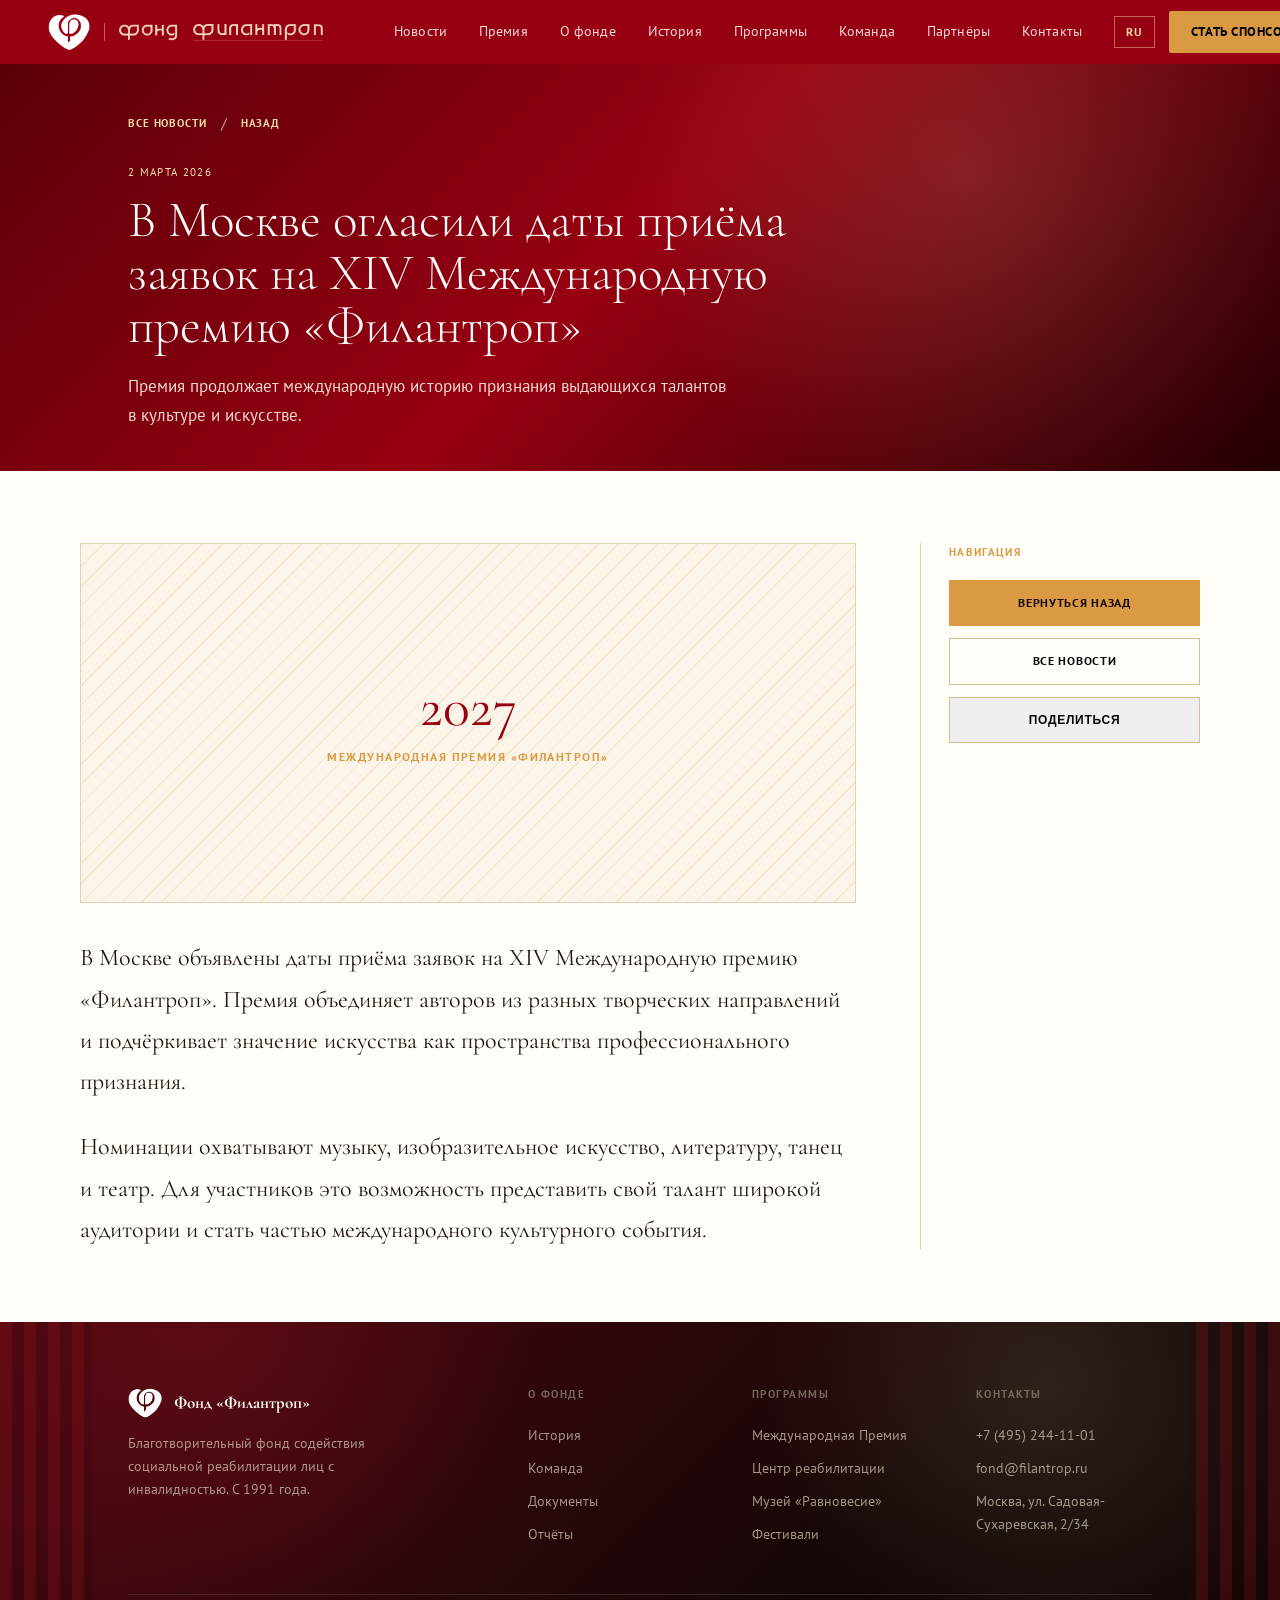
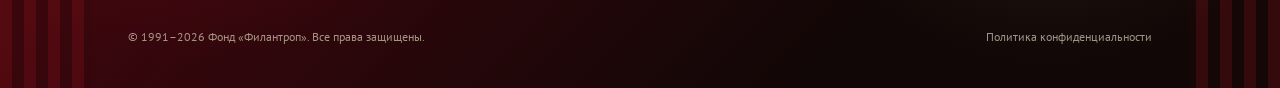
<file: news-premia-2027.html>
<!DOCTYPE html>
<html lang="ru">
<head>
<meta charset="UTF-8">
<meta name="viewport" content="width=device-width, initial-scale=1.0">
<title>Даты приёма заявок на Премию | Фонд «Филантроп»</title>
<link rel="preconnect" href="https://fonts.googleapis.com">
<link href="https://fonts.googleapis.com/css2?family=Playfair+Display:wght@400;600;700&family=Cormorant+Garamond:ital,wght@0,300;0,400;0,600;1,400&family=PT+Sans:wght@400;700&display=swap" rel="stylesheet">
<style>
*,*::before,*::after{box-sizing:border-box;margin:0;padding:0}:root{--red:#970012;--red-dark:#5b0008;--gold:#d99a43;--gold-light:#f4dca4;--cream:#f4e4c5;--ink:#090909;--white:#fffdf8;--serif:'Cormorant Garamond',Georgia,serif;--sans:'PT Sans',Arial,sans-serif}body{font-family:var(--sans);background:var(--white);color:var(--ink);padding-top:64px;line-height:1.7}nav{position:fixed;top:0;left:0;right:0;z-index:100;background:var(--red)}.nav-inner{height:64px;max-width:1280px;margin:0 auto;padding:0 48px;display:flex;align-items:center;gap:28px}.nav-logo{display:flex;align-items:center;gap:14px;color:var(--white);text-decoration:none;min-width:320px}.nav-logo>img:first-child{width:40px;height:40px}.nav-logo span{border-left:1px solid rgba(244,220,164,.45);padding-left:14px}.nav-wordmark{width:205px}.nav-links{margin-left:auto;display:flex;gap:22px}.nav-links a{color:var(--white);font-size:14px;text-decoration:none}.language-current{background:transparent;border:1px solid rgba(244,220,164,.35);color:var(--white);height:36px;width:44px;font-weight:700}.nav-cta{background:var(--gold);color:#120807;text-decoration:none;text-transform:uppercase;font-weight:700;font-size:12px;letter-spacing:.05em;padding:14px 22px}.article-hero{background:linear-gradient(135deg,var(--red-dark),var(--red) 48%,#230003);color:var(--white);padding:46px 0 42px;position:relative;overflow:hidden}.article-hero::after{content:'';position:absolute;inset:0;background:radial-gradient(circle at 76% 28%,rgba(244,220,164,.14),transparent 34%);pointer-events:none}.container{max-width:1120px;margin:0 auto;padding:0 48px;position:relative;z-index:1}.crumbs{display:flex;gap:14px;align-items:center;margin-bottom:26px}.crumbs a{color:var(--gold-light);text-decoration:none;text-transform:uppercase;font-size:11px;font-weight:700;letter-spacing:.08em}.crumbs span{color:rgba(255,255,255,.6)}.article-date{color:var(--gold-light);text-transform:uppercase;font-size:11px;letter-spacing:.12em;margin-bottom:12px}.article-title{font-family:var(--serif);font-size:clamp(34px,4vw,52px);font-weight:300;line-height:1.04;max-width:720px}.article-lead{font-size:17px;max-width:600px;margin-top:18px;color:#f3d9d0}.article-layout{display:grid;grid-template-columns:minmax(0,1fr) 280px;gap:64px;padding:72px 0}.article-cover{min-height:360px;background:repeating-linear-gradient(-45deg,#f4e4c5 0 1px,#fbf4e9 1px 14px);border:1px solid #e3d1b2;display:flex;align-items:center;justify-content:center;text-align:center;padding:40px}.article-cover strong{font-family:var(--serif);font-size:56px;color:var(--red);font-weight:400;line-height:1}.article-cover span{display:block;margin-top:12px;text-transform:uppercase;color:var(--gold);font-weight:700;font-size:12px;letter-spacing:.12em}.article-body{font-family:var(--serif);font-size:24px;line-height:1.72;color:#221611;margin-top:34px}.article-body p+p{margin-top:24px}.article-side{border-left:1px solid #e4d3b7;padding-left:28px}.side-title{text-transform:uppercase;font-size:11px;letter-spacing:.12em;color:var(--gold);font-weight:700;margin-bottom:18px}.side-actions{display:flex;flex-direction:column;gap:12px}.btn{display:inline-flex;align-items:center;justify-content:center;min-height:46px;padding:12px 18px;border:1px solid #d7bd8c;color:var(--ink);text-decoration:none;text-transform:uppercase;font-size:12px;font-weight:700;letter-spacing:.06em}.btn.gold{background:var(--gold);border-color:var(--gold);color:#170807}footer{background:linear-gradient(135deg,#210003,#120202);color:#d7c2a2;padding:42px 0;font-size:13px}footer strong{display:inline-flex;align-items:center;gap:10px;color:var(--white);font-family:var(--serif);font-size:18px}footer strong::before{content:"";width:28px;height:28px;background:url("logo.png") center/contain no-repeat;filter:brightness(0) invert(1)}@media(max-width:800px){body{padding-top:62px}.nav-inner{height:62px;padding:0 18px}.nav-logo{min-width:0}.nav-wordmark{width:150px}.nav-links,.language-current,.nav-cta{display:none}.container{padding:0 22px}.article-hero{padding:34px 0}.article-layout{grid-template-columns:1fr;gap:34px;padding:44px 0}.article-title{font-size:34px}.article-body{font-size:17px;line-height:1.78}.article-side{border-left:0;border-top:1px solid #e4d3b7;padding:24px 0 0}}
</style>
<link rel="stylesheet" href="site-common.css">
</head>
<body>
<nav>
  <div class="nav-inner">
    <a href="index.html" class="nav-logo">
      <img src="logo.png" alt="Фонд Филантроп">
      <span class="nav-brand-note">
        <img class="nav-wordmark" src="filantrop_wordmark_white.png" alt="фонд филантроп">
      </span>
    </a>
    <div class="nav-links">
      <a href="news.html">Новости</a>
      <a href="index.html#prize">Премия</a>
      <a href="index.html#about">О фонде</a>
      <a href="index.html#legacy">История</a>
      <a href="index.html#programs">Программы</a>
      <a href="index.html#team">Команда</a>
      <a href="index.html#partners">Партнёры</a>
      <a href="index.html#contacts">Контакты</a>
    </div>
    <div class="language-switcher">
      <button class="language-current" type="button" aria-haspopup="true" aria-expanded="false">RU</button>
      <div class="language-menu" aria-label="Выбор языка">
        <a href="#" lang="en">EN</a>
        <a href="#" lang="ru">RU</a>
        <a href="#" lang="he">HE</a>
        <a href="#" lang="es">ES</a>
        <a href="#" lang="fr">FR</a>
        <a href="#" lang="de">DE</a>
      </div>
    </div>
    <a href="index.html#prize" class="nav-cta">Стать спонсором</a>
  </div>
</nav>
<section class="article-hero"><div class="container"><div class="crumbs"><a href="news.html">Все новости</a><span>/</span><a href="javascript:history.back()">Назад</a></div><div class="article-date">2 марта 2026</div><h1 class="article-title">В Москве огласили даты приёма заявок на XIV Международную премию «Филантроп»</h1><p class="article-lead">Премия продолжает международную историю признания выдающихся талантов в культуре и искусстве.</p></div></section>
<main class="container article-layout"><article><div class="article-cover"><div><strong>2027</strong><span>Международная Премия «Филантроп»</span></div></div><div class="article-body"><p>В Москве объявлены даты приёма заявок на XIV Международную премию «Филантроп». Премия объединяет авторов из разных творческих направлений и подчёркивает значение искусства как пространства профессионального признания.</p><p>Номинации охватывают музыку, изобразительное искусство, литературу, танец и театр. Для участников это возможность представить свой талант широкой аудитории и стать частью международного культурного события.</p></div></article><aside class="article-side"><div class="side-title">Навигация</div><div class="side-actions"><a class="btn gold" href="javascript:history.back()">Вернуться назад</a><a class="btn" href="news.html">Все новости</a><button class="btn share-btn" type="button" onclick="shareCurrentPage(this)">Поделиться</button></div></aside></main>
<footer>
  <div class="container">
    <div class="footer-inner">
      <div class="footer-brand">
        <strong>Фонд «Филантроп»</strong>
        <p>Благотворительный фонд содействия социальной реабилитации лиц с инвалидностью. С 1991 года.</p>
      </div>
      <div class="footer-col">
        <h4>О фонде</h4>
        <ul>
          <li><a href="index.html#legacy">История</a></li>
          <li><a href="index.html#team">Команда</a></li>
          <li><a href="#">Документы</a></li>
          <li><a href="#">Отчёты</a></li>
        </ul>
      </div>
      <div class="footer-col">
        <h4>Программы</h4>
        <ul>
          <li><a href="index.html#prize">Международная Премия</a></li>
          <li><a href="#">Центр реабилитации</a></li>
          <li><a href="#">Музей «Равновесие»</a></li>
          <li><a href="#">Фестивали</a></li>
        </ul>
      </div>
      <div class="footer-col">
        <h4>Контакты</h4>
        <ul>
          <li><a href="tel:+74952441101">+7 (495) 244-11-01</a></li>
          <li><a href="mailto:fond@filantrop.ru">fond@filantrop.ru</a></li>
          <li><a href="#">Москва, ул. Садовая-Сухаревская, 2/34</a></li>
        </ul>
      </div>
    </div>
    <div class="footer-bottom">
      <p>© 1991–2026 Фонд «Филантроп». Все права защищены.</p>
      <p><a href="#">Политика конфиденциальности</a></p>
    </div>
  </div>
</footer>
<script>function shareCurrentPage(btn){const url=location.href;if(navigator.share){navigator.share({title:document.title,url}).catch(()=>{});return;}navigator.clipboard&&navigator.clipboard.writeText(url).then(()=>{const old=btn.textContent;btn.textContent="Ссылка скопирована";setTimeout(()=>btn.textContent=old,1800);});}</script>
</body>
</html>
</file>
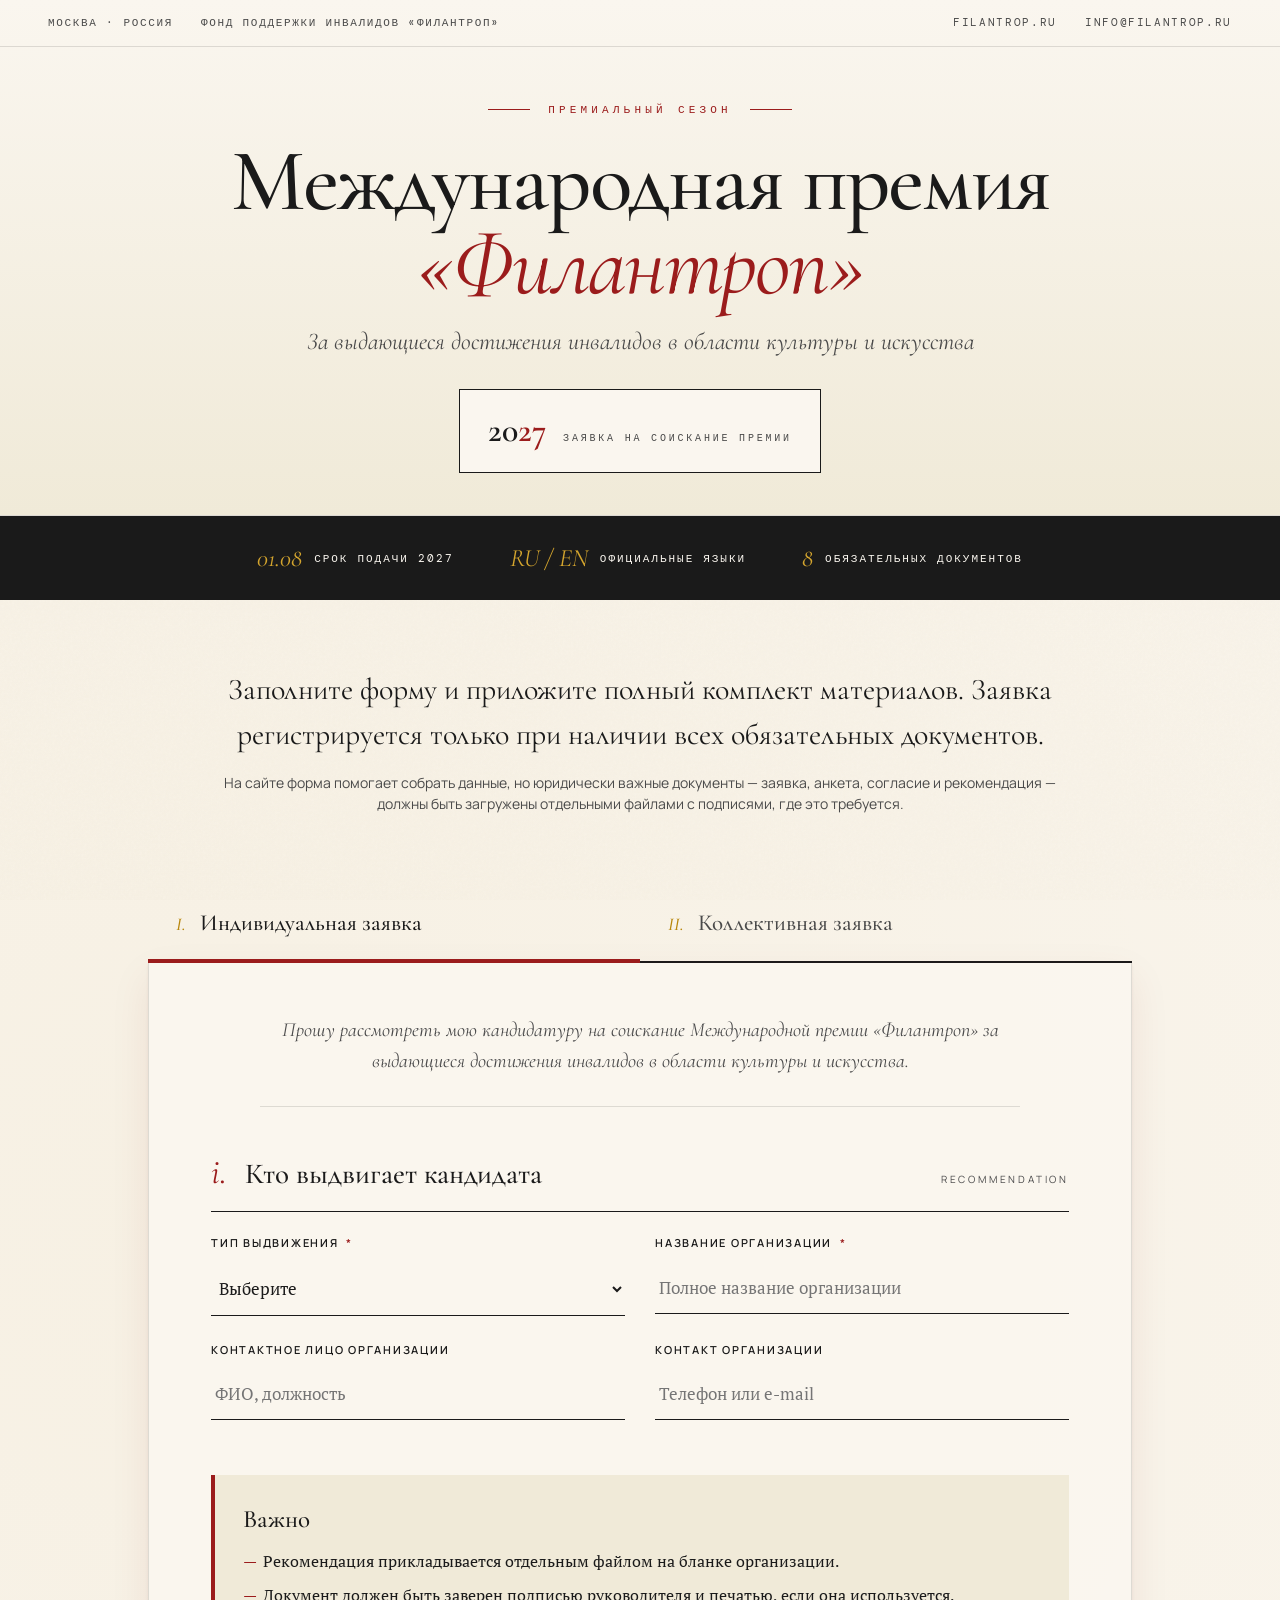
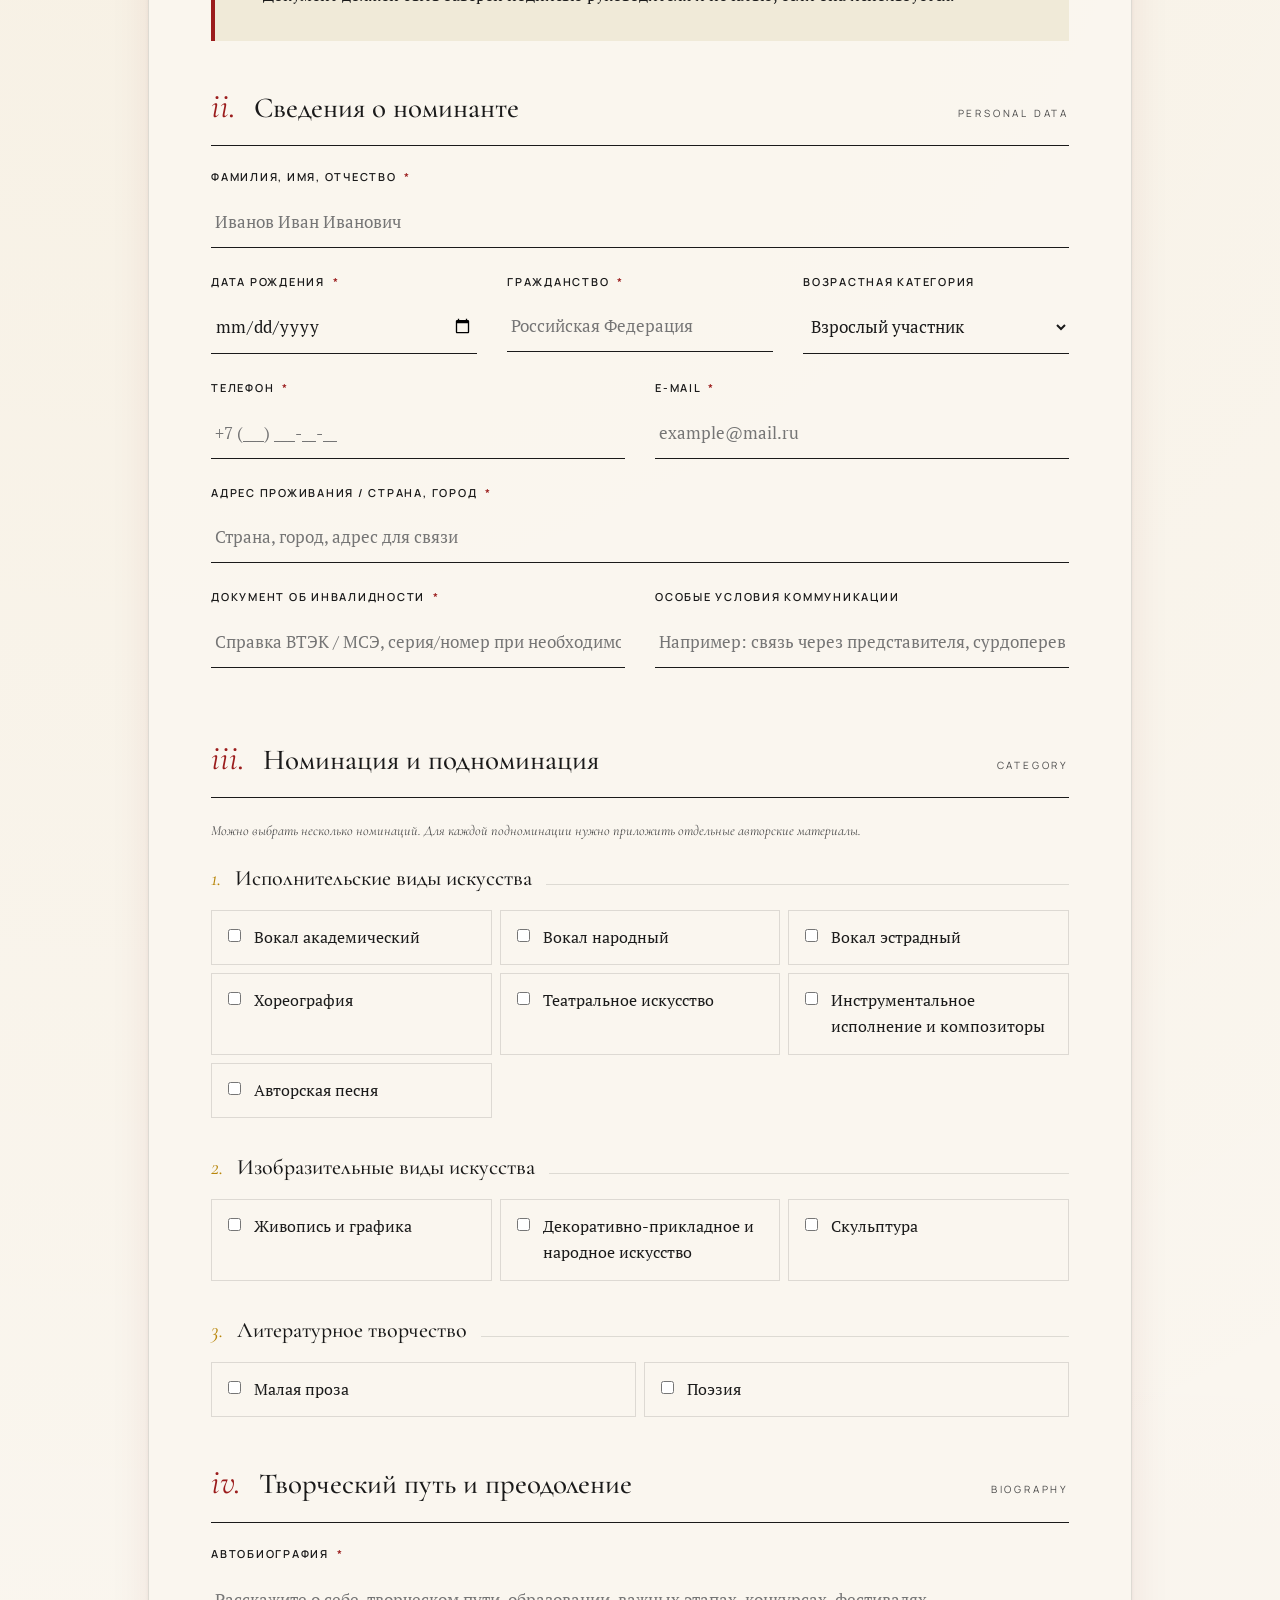
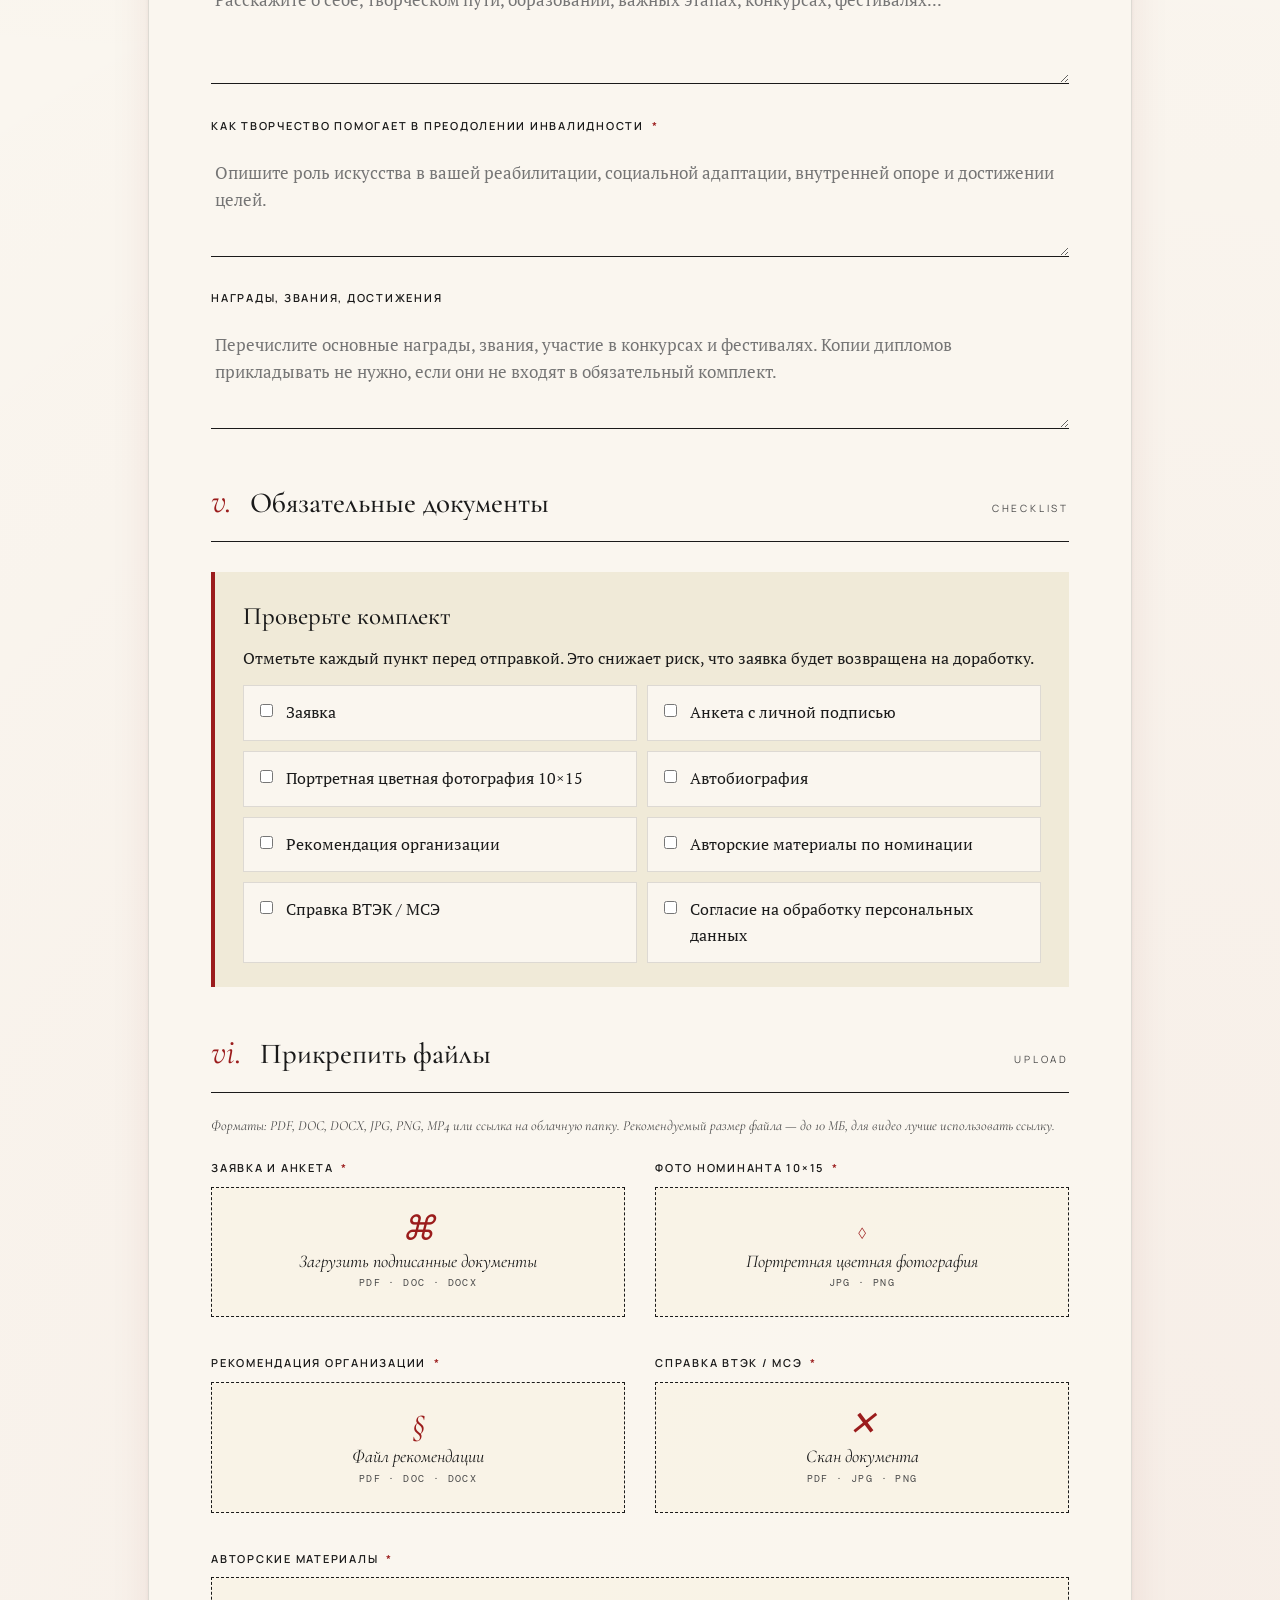
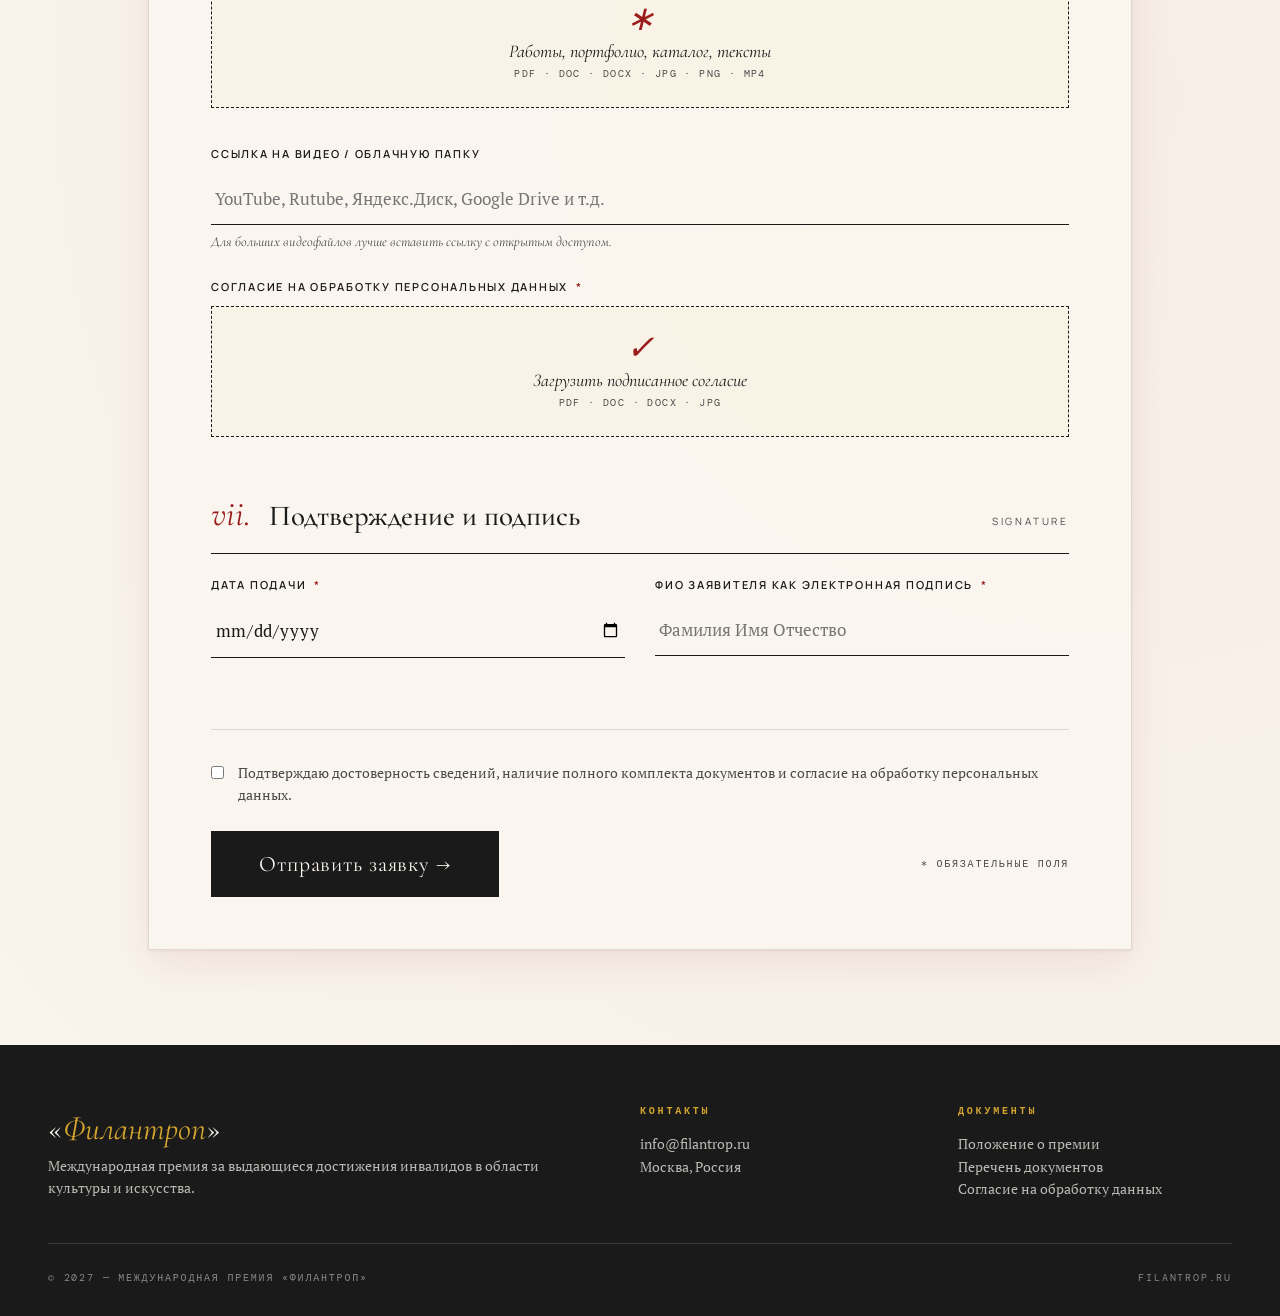
<file: uploads/filantrop_zayavka_site_updated.html>
<!DOCTYPE html>
<html lang="ru">
<head>
<meta charset="UTF-8">
<meta name="viewport" content="width=device-width, initial-scale=1.0">
<title>Международная премия «Филантроп» — Заявка 2027</title>
<meta name="description" content="Онлайн-заявка на соискание Международной премии «Филантроп» за выдающиеся достижения инвалидов в области культуры и искусства">
<link rel="preconnect" href="https://fonts.googleapis.com">
<link rel="preconnect" href="https://fonts.gstatic.com" crossorigin>
<link href="https://fonts.googleapis.com/css2?family=Cormorant+Garamond:ital,wght@0,400;0,500;0,600;0,700;1,400&family=PT+Serif:ital,wght@0,400;0,700;1,400&family=Manrope:wght@300;400;500;600;700&family=DM+Mono:wght@400;500&display=swap" rel="stylesheet">
<style>
:root{--crimson:#9b1c1c;--deep-red:#7a1414;--ink:#1a1a1a;--paper:#faf6ef;--paper-dark:#f0ead8;--gold:#b8860b;--gold-soft:#d4a52e;--slate:#4a4a4a;--rule:rgba(26,26,26,.13);--green:#2f6b4f;--shadow:0 1px 3px rgba(122,20,20,.08),0 14px 38px rgba(122,20,20,.08)}
*{margin:0;padding:0;box-sizing:border-box}html{scroll-behavior:smooth}body{font-family:'PT Serif',Georgia,serif;background:var(--paper);color:var(--ink);line-height:1.6;font-size:16px;background-image:radial-gradient(circle at 15% 20%,rgba(184,134,11,.05),transparent 42%),radial-gradient(circle at 85% 80%,rgba(155,28,28,.04),transparent 40%)}
body:before{content:'';position:fixed;inset:0;pointer-events:none;z-index:1;opacity:.35;background-image:url("data:image/svg+xml,%3Csvg viewBox='0 0 400 400' xmlns='http://www.w3.org/2000/svg'%3E%3Cfilter id='n'%3E%3CfeTurbulence type='fractalNoise' baseFrequency='0.85' numOctaves='4' stitchTiles='stitch'/%3E%3CfeColorMatrix values='0 0 0 0 0.45 0 0 0 0 0.38 0 0 0 0 0.18 0 0 0 0.08 0'/%3E%3C/filter%3E%3Crect width='100%25' height='100%25' filter='url(%23n)'/%3E%3C/svg%3E")}
.masthead,.hero-strip,.intro,.form-section,.footer{position:relative;z-index:2}.masthead{border-bottom:1px solid var(--rule);background:linear-gradient(180deg,var(--paper),var(--paper-dark))}.masthead-top{display:flex;justify-content:space-between;align-items:center;padding:14px 48px;font-family:'DM Mono',monospace;font-size:11px;letter-spacing:.15em;text-transform:uppercase;color:var(--slate);border-bottom:1px solid var(--rule)}.masthead-top div{display:flex;gap:28px;flex-wrap:wrap}.masthead-top a{color:inherit;text-decoration:none}.masthead-main{text-align:center;padding:54px 48px 42px}.eyebrow{font-family:'DM Mono',monospace;font-size:11px;letter-spacing:.38em;text-transform:uppercase;color:var(--crimson);margin-bottom:22px;display:flex;justify-content:center;align-items:center;gap:18px}.eyebrow:before,.eyebrow:after{content:'';width:42px;height:1px;background:var(--crimson)}.title{font-family:'Cormorant Garamond',serif;font-weight:500;font-size:clamp(48px,7vw,88px);line-height:.95;letter-spacing:-.02em;margin-bottom:18px}.title em{font-style:italic;color:var(--crimson);font-weight:400}.subtitle{font-family:'Cormorant Garamond',serif;font-style:italic;font-size:clamp(18px,2vw,24px);color:var(--slate);max-width:790px;margin:0 auto 30px;line-height:1.4}.year-badge{display:inline-flex;align-items:baseline;gap:16px;padding:14px 28px;border:1px solid var(--ink);background:var(--paper)}.year-badge .num{font-family:'Cormorant Garamond',serif;font-weight:600;font-size:34px}.year-badge em{color:var(--crimson);font-style:normal}.year-badge .label{font-family:'DM Mono',monospace;font-size:10px;letter-spacing:.28em;text-transform:uppercase;color:var(--slate)}
.hero-strip{background:var(--ink);color:var(--paper);padding:22px 48px;display:flex;justify-content:center;gap:56px;font-family:'DM Mono',monospace;font-size:11px;letter-spacing:.18em;text-transform:uppercase;flex-wrap:wrap}.hero-strip .item{display:flex;align-items:center;gap:12px}.hero-strip .num{font-family:'Cormorant Garamond',serif;font-style:italic;font-size:25px;color:var(--gold-soft);letter-spacing:0;text-transform:none}.intro{max-width:930px;margin:0 auto;padding:68px 48px 36px;text-align:center}.intro p{font-family:'Cormorant Garamond',serif;font-size:clamp(22px,2.5vw,30px);line-height:1.48}.intro em{color:var(--crimson);font-style:italic}.intro-small{font-family:'Manrope',sans-serif!important;font-size:14px!important;color:var(--slate);margin-top:16px}.form-section{max-width:1080px;margin:34px auto 0;padding:0 48px 95px}.form-tabs{display:flex;border-bottom:2px solid var(--ink)}.form-tab{flex:1;padding:24px 28px 22px;background:transparent;border:0;cursor:pointer;font-family:'Cormorant Garamond',serif;font-size:23px;font-weight:500;color:var(--slate);border-bottom:4px solid transparent;margin-bottom:-2px;text-align:left;display:flex;gap:14px;align-items:baseline}.form-tab .roman{font-style:italic;font-size:18px;color:var(--gold)}.form-tab.active{color:var(--ink);border-bottom-color:var(--crimson)}.form-panel{display:none;background:rgba(250,246,239,.96);padding:52px 62px;border:1px solid var(--rule);border-top:0;box-shadow:var(--shadow)}.form-panel.active{display:block;animation:fadeIn .45s ease}@keyframes fadeIn{from{opacity:0;transform:translateY(8px)}to{opacity:1;transform:translateY(0)}}.preamble{font-family:'Cormorant Garamond',serif;font-size:20px;font-style:italic;color:var(--slate);line-height:1.58;margin:0 auto 42px;padding-bottom:28px;border-bottom:1px solid var(--rule);text-align:center;max-width:760px}.section-header{display:flex;align-items:baseline;gap:18px;margin:44px 0 22px;padding-bottom:14px;border-bottom:1px solid var(--ink)}.section-header .num{font-family:'Cormorant Garamond',serif;font-style:italic;font-size:35px;color:var(--crimson);line-height:1}.section-header .title-text{font-family:'Cormorant Garamond',serif;font-size:29px;font-weight:500}.section-header .label{font-family:'Manrope',sans-serif;font-size:10px;letter-spacing:.28em;text-transform:uppercase;color:var(--slate);margin-left:auto}.field-group{margin-bottom:25px}.field-group label,.check-title{display:block;font-family:'Manrope',sans-serif;font-size:11px;font-weight:600;letter-spacing:.16em;text-transform:uppercase;color:var(--ink);margin-bottom:10px}.req{color:var(--crimson);margin-left:4px}.field-group input,.field-group select,.field-group textarea{width:100%;padding:14px 4px;border:0;border-bottom:1px solid var(--ink);background:transparent;font-family:'PT Serif',serif;font-size:17px;color:var(--ink);border-radius:0}.field-group select{cursor:pointer}.field-group textarea{min-height:112px;resize:vertical;line-height:1.6}.field-group input:focus,.field-group select:focus,.field-group textarea:focus{outline:none;border-bottom:2px solid var(--crimson)}.field-row{display:grid;grid-template-columns:1fr 1fr;gap:30px}.field-row-3{display:grid;grid-template-columns:1fr 1fr 1fr;gap:30px}.hint{font-family:'Cormorant Garamond',serif;font-style:italic;font-size:14px;color:var(--slate);margin-top:6px}.soft-box{background:var(--paper-dark);border-left:4px solid var(--crimson);padding:24px 28px;margin:30px 0}.soft-box h3{font-family:'Cormorant Garamond',serif;font-size:25px;font-weight:500;margin-bottom:10px}.soft-box ul{list-style:none}.soft-box li{position:relative;padding-left:20px;margin:8px 0}.soft-box li:before{content:'—';position:absolute;left:0;color:var(--crimson)}.nom-block{margin-bottom:32px}.nom-heading{display:flex;align-items:baseline;gap:14px;margin-bottom:14px}.nom-heading .roman{font-family:'Cormorant Garamond',serif;font-style:italic;font-size:22px;color:var(--gold)}.nom-heading .name{font-family:'Cormorant Garamond',serif;font-size:22px;font-weight:500}.nom-heading .rule{flex:1;height:1px;background:var(--rule)}.nom-grid{display:grid;grid-template-columns:repeat(auto-fit,minmax(260px,1fr));gap:8px}.nom-item,.check-item{display:flex;align-items:flex-start;gap:13px;padding:14px 16px;border:1px solid var(--rule);background:var(--paper);cursor:pointer;transition:.2s}.nom-item:hover,.check-item:hover{border-color:var(--ink);background:#f8f0df}.nom-item input,.check-item input{margin-top:4px;accent-color:var(--crimson)}.nom-item.checked,.check-item:has(input:checked){border-color:var(--crimson);background:rgba(155,28,28,.045)}.nom-note{display:none;margin-top:18px;padding:18px 22px;border:1px solid rgba(184,134,11,.45);background:rgba(184,134,11,.06);font-size:15px}.nom-note.show{display:block}.file-zone{border:1px dashed var(--ink);padding:25px;text-align:center;cursor:pointer;background:rgba(184,134,11,.035);transition:.2s}.file-zone:hover{border-color:var(--crimson);background:rgba(155,28,28,.04)}.file-zone .icon{font-family:'Cormorant Garamond',serif;font-style:italic;font-size:34px;color:var(--crimson);line-height:1}.file-zone .main-text{font-family:'Cormorant Garamond',serif;font-size:18px;font-style:italic}.file-zone .sub-text{font-family:'DM Mono',monospace;font-size:10px;letter-spacing:.14em;text-transform:uppercase;color:var(--slate)}.file-zone input{display:none}.file-list{margin-top:12px;display:flex;flex-wrap:wrap;gap:8px}.file-tag{display:inline-flex;align-items:center;gap:10px;padding:8px 12px;background:var(--ink);color:var(--paper);font-family:'DM Mono',monospace;font-size:11px}.file-tag button{background:none;border:0;color:var(--gold-soft);cursor:pointer}.document-checklist{display:grid;grid-template-columns:1fr 1fr;gap:10px;margin-top:14px}.submit-area{margin-top:46px;padding-top:32px;border-top:1px solid var(--rule)}.consent{display:flex;gap:14px;align-items:flex-start;margin-bottom:25px;font-size:14px;color:var(--slate);cursor:pointer}.consent input{margin-top:4px;accent-color:var(--crimson)}.submit-row{display:flex;align-items:center;justify-content:space-between;gap:24px;flex-wrap:wrap}.submit-btn{background:var(--ink);color:var(--paper);border:0;padding:20px 48px;font-family:'Cormorant Garamond',serif;font-size:22px;letter-spacing:.04em;cursor:pointer;transition:.25s}.submit-btn:hover{background:var(--crimson)}.submit-meta{font-family:'DM Mono',monospace;font-size:10px;letter-spacing:.18em;text-transform:uppercase;color:var(--slate)}.success-msg{display:none;padding:32px;background:linear-gradient(135deg,rgba(47,107,79,.1),rgba(184,134,11,.06));border:1px solid var(--green);text-align:center;margin-bottom:30px}.success-msg.show{display:block}.success-msg .heading{font-family:'Cormorant Garamond',serif;font-size:28px;color:var(--green)}.footer{background:var(--ink);color:var(--paper);padding:58px 48px 30px}.footer-grid{max-width:1200px;margin:auto;display:grid;grid-template-columns:2fr 1fr 1fr;gap:44px;padding-bottom:42px;border-bottom:1px solid rgba(250,246,239,.15)}.footer .logo{font-family:'Cormorant Garamond',serif;font-size:32px}.footer em{color:var(--gold-soft)}.footer p,.footer li{color:rgba(250,246,239,.72);font-size:14px}.footer h4{font-family:'DM Mono',monospace;font-size:10px;letter-spacing:.28em;text-transform:uppercase;color:var(--gold-soft);margin-bottom:14px}.footer ul{list-style:none}.footer a{color:inherit;text-decoration:none}.footer-bottom{max-width:1200px;margin:26px auto 0;display:flex;justify-content:space-between;font-family:'DM Mono',monospace;font-size:10px;letter-spacing:.18em;text-transform:uppercase;color:rgba(250,246,239,.5);gap:14px;flex-wrap:wrap}
@media(max-width:820px){.masthead-top{padding:12px 20px}.masthead-top div{gap:12px;justify-content:center}.masthead-main{padding:38px 20px 30px}.hero-strip{gap:18px;padding:18px 20px}.intro{padding:44px 20px 28px}.form-section{padding:0 20px 60px}.form-panel{padding:30px 22px}.form-tab{font-size:17px;padding:17px 12px}.field-row,.field-row-3,.document-checklist,.footer-grid{grid-template-columns:1fr}.section-header{display:block}.section-header .label{display:block;margin-top:5px}.footer{padding:44px 24px 24px}.title{font-size:44px}}
</style>
</head>
<body>
<header class="masthead">
  <div class="masthead-top"><div><span>Москва · Россия</span><span>Фонд поддержки инвалидов «Филантроп»</span></div><div><a href="https://filantrop.ru">filantrop.ru</a><a href="mailto:info@filantrop.ru">info@filantrop.ru</a></div></div>
  <div class="masthead-main"><div class="eyebrow">Премиальный сезон</div><h1 class="title">Международная премия<br><em>«Филантроп»</em></h1><p class="subtitle">За выдающиеся достижения инвалидов в области культуры и искусства</p><div class="year-badge"><span class="num">20<em>27</em></span><span class="label">заявка на соискание премии</span></div></div>
</header>
<section class="hero-strip"><div class="item"><span class="num">01.08</span><span>срок подачи 2027</span></div><div class="item"><span class="num">RU / EN</span><span>официальные языки</span></div><div class="item"><span class="num">8</span><span>обязательных документов</span></div></section>
<section class="intro"><p>Заполните форму и приложите полный комплект материалов. Заявка регистрируется только при наличии всех обязательных документов.</p><p class="intro-small">На сайте форма помогает собрать данные, но юридически важные документы — заявка, анкета, согласие и рекомендация — должны быть загружены отдельными файлами с подписями, где это требуется.</p></section>
<main class="form-section">
  <div class="form-tabs"><button class="form-tab active" onclick="switchTab('individual', this)"><span class="roman">I.</span>Индивидуальная заявка</button><button class="form-tab" onclick="switchTab('collective', this)"><span class="roman">II.</span>Коллективная заявка</button></div>

  <div class="form-panel active" id="panel-individual">
    <p class="preamble">Прошу рассмотреть мою кандидатуру на соискание Международной премии «Филантроп» за выдающиеся достижения инвалидов в области культуры и искусства.</p>
    <div class="success-msg" id="success-individual"><div class="heading">Заявка подготовлена к отправке</div><div>Проверьте, что все обязательные документы приложены.</div></div>
    <form onsubmit="handleSubmit(event,'individual')">
      <div class="section-header"><span class="num">i.</span><span class="title-text">Кто выдвигает кандидата</span><span class="label">Recommendation</span></div>
      <div class="field-row"><div class="field-group"><label>Тип выдвижения <span class="req">*</span></label><select required name="submitter_type"><option value="">Выберите</option><option>Государственная организация</option><option>Общественная организация</option><option>Некоммерческая организация</option><option>Организация инвалидов</option><option>Оргкомитет конкурса / фестиваля</option><option>Иное основание</option></select></div><div class="field-group"><label>Название организации <span class="req">*</span></label><input required type="text" name="recommend_org" placeholder="Полное название организации"></div></div>
      <div class="field-row"><div class="field-group"><label>Контактное лицо организации</label><input type="text" name="recommend_person" placeholder="ФИО, должность"></div><div class="field-group"><label>Контакт организации</label><input type="text" name="recommend_contact" placeholder="Телефон или e-mail"></div></div>
      <div class="soft-box"><h3>Важно</h3><ul><li>Рекомендация прикладывается отдельным файлом на бланке организации.</li><li>Документ должен быть заверен подписью руководителя и печатью, если она используется.</li></ul></div>

      <div class="section-header"><span class="num">ii.</span><span class="title-text">Сведения о номинанте</span><span class="label">Personal data</span></div>
      <div class="field-group"><label>Фамилия, имя, отчество <span class="req">*</span></label><input type="text" name="fio" required placeholder="Иванов Иван Иванович"></div>
      <div class="field-row-3"><div class="field-group"><label>Дата рождения <span class="req">*</span></label><input type="date" name="dob" required></div><div class="field-group"><label>Гражданство <span class="req">*</span></label><input type="text" name="country" required placeholder="Российская Федерация"></div><div class="field-group"><label>Возрастная категория</label><select name="age_group"><option>Взрослый участник</option><option>До 16 лет — «Растущие надежды»</option></select></div></div>
      <div class="field-row"><div class="field-group"><label>Телефон <span class="req">*</span></label><input type="tel" name="phone" required placeholder="+7 (___) ___-__-__"></div><div class="field-group"><label>E-mail <span class="req">*</span></label><input type="email" name="email" required placeholder="example@mail.ru"></div></div>
      <div class="field-group"><label>Адрес проживания / страна, город <span class="req">*</span></label><input type="text" name="address" required placeholder="Страна, город, адрес для связи"></div>
      <div class="field-row"><div class="field-group"><label>Документ об инвалидности <span class="req">*</span></label><input type="text" name="disability_doc" required placeholder="Справка ВТЭК / МСЭ, серия/номер при необходимости"></div><div class="field-group"><label>Особые условия коммуникации</label><input type="text" name="accessibility" placeholder="Например: связь через представителя, сурдоперевод и т.д."></div></div>

      <div class="section-header"><span class="num">iii.</span><span class="title-text">Номинация и подноминация</span><span class="label">Category</span></div>
      <div class="hint" style="margin-bottom:18px">Можно выбрать несколько номинаций. Для каждой подноминации нужно приложить отдельные авторские материалы.</div>
      <div class="nom-block"><div class="nom-heading"><span class="roman">1.</span><span class="name">Исполнительские виды искусства</span><span class="rule"></span></div><div class="nom-grid">
        <label class="nom-item"><input data-type="performing" type="checkbox" name="nom" value="Вокал академический"><span>Вокал академический</span></label><label class="nom-item"><input data-type="performing" type="checkbox" name="nom" value="Вокал народный"><span>Вокал народный</span></label><label class="nom-item"><input data-type="performing" type="checkbox" name="nom" value="Вокал эстрадный"><span>Вокал эстрадный</span></label><label class="nom-item"><input data-type="performing" type="checkbox" name="nom" value="Хореография"><span>Хореография</span></label><label class="nom-item"><input data-type="performing" type="checkbox" name="nom" value="Театральное искусство"><span>Театральное искусство</span></label><label class="nom-item"><input data-type="performing" type="checkbox" name="nom" value="Инструментальное исполнение и композиторы"><span>Инструментальное исполнение и композиторы</span></label><label class="nom-item"><input data-type="performing" type="checkbox" name="nom" value="Авторская песня"><span>Авторская песня</span></label>
      </div></div>
      <div class="nom-block"><div class="nom-heading"><span class="roman">2.</span><span class="name">Изобразительные виды искусства</span><span class="rule"></span></div><div class="nom-grid"><label class="nom-item"><input data-type="visual" type="checkbox" name="nom" value="Живопись и графика"><span>Живопись и графика</span></label><label class="nom-item"><input data-type="visual" type="checkbox" name="nom" value="Декоративно-прикладное и народное искусство"><span>Декоративно-прикладное и народное искусство</span></label><label class="nom-item"><input data-type="visual" type="checkbox" name="nom" value="Скульптура"><span>Скульптура</span></label></div></div>
      <div class="nom-block"><div class="nom-heading"><span class="roman">3.</span><span class="name">Литературное творчество</span><span class="rule"></span></div><div class="nom-grid"><label class="nom-item"><input data-type="literature" type="checkbox" name="nom" value="Малая проза"><span>Малая проза</span></label><label class="nom-item"><input data-type="literature" type="checkbox" name="nom" value="Поэзия"><span>Поэзия</span></label></div></div>
      <div class="nom-note" data-note="performing"><b>Для исполнительских номинаций:</b> приложите демонстрацию выступления не менее 3 номеров. В записи номинант должен представить себя и название номера.</div>
      <div class="nom-note" data-note="visual"><b>Для изобразительного искусства:</b> приложите не менее 5 цветных и чётких фото работ с подписью: ФИО автора, название, размер, техника, материал, год. Оригиналы работ не направляются.</div>
      <div class="nom-note" data-note="literature"><b>Для литературы:</b> малая проза — до 40 000 знаков; поэзия — от 10 до 30 произведений или авторский сборник.</div>

      <div class="section-header"><span class="num">iv.</span><span class="title-text">Творческий путь и преодоление</span><span class="label">Biography</span></div>
      <div class="field-group"><label>Автобиография <span class="req">*</span></label><textarea required name="bio" placeholder="Расскажите о себе, творческом пути, образовании, важных этапах, конкурсах, фестивалях..."></textarea></div>
      <div class="field-group"><label>Как творчество помогает в преодолении инвалидности <span class="req">*</span></label><textarea required name="overcoming" placeholder="Опишите роль искусства в вашей реабилитации, социальной адаптации, внутренней опоре и достижении целей."></textarea></div>
      <div class="field-group"><label>Награды, звания, достижения</label><textarea name="awards" placeholder="Перечислите основные награды, звания, участие в конкурсах и фестивалях. Копии дипломов прикладывать не нужно, если они не входят в обязательный комплект."></textarea></div>

      <div class="section-header"><span class="num">v.</span><span class="title-text">Обязательные документы</span><span class="label">Checklist</span></div>
      <div class="soft-box"><h3>Проверьте комплект</h3><p>Отметьте каждый пункт перед отправкой. Это снижает риск, что заявка будет возвращена на доработку.</p><div class="document-checklist">
        <label class="check-item"><input required type="checkbox">Заявка</label><label class="check-item"><input required type="checkbox">Анкета с личной подписью</label><label class="check-item"><input required type="checkbox">Портретная цветная фотография 10×15</label><label class="check-item"><input required type="checkbox">Автобиография</label><label class="check-item"><input required type="checkbox">Рекомендация организации</label><label class="check-item"><input required type="checkbox">Авторские материалы по номинации</label><label class="check-item"><input required type="checkbox">Справка ВТЭК / МСЭ</label><label class="check-item"><input required type="checkbox">Согласие на обработку персональных данных</label>
      </div></div>

      <div class="section-header"><span class="num">vi.</span><span class="title-text">Прикрепить файлы</span><span class="label">Upload</span></div>
      <div class="hint" style="margin-bottom:22px">Форматы: PDF, DOC, DOCX, JPG, PNG, MP4 или ссылка на облачную папку. Рекомендуемый размер файла — до 10 МБ, для видео лучше использовать ссылку.</div>
      <div class="field-row"><div class="field-group"><label>Заявка и анкета <span class="req">*</span></label><div class="file-zone" onclick="this.querySelector('input').click()"><div class="icon">⌘</div><div class="main-text">Загрузить подписанные документы</div><div class="sub-text">PDF · DOC · DOCX</div><input required type="file" accept=".pdf,.doc,.docx" multiple onchange="showFiles(this,'i-files-1')"></div><div class="file-list" id="i-files-1"></div></div><div class="field-group"><label>Фото номинанта 10×15 <span class="req">*</span></label><div class="file-zone" onclick="this.querySelector('input').click()"><div class="icon">◊</div><div class="main-text">Портретная цветная фотография</div><div class="sub-text">JPG · PNG</div><input required type="file" accept=".jpg,.jpeg,.png" onchange="showFiles(this,'i-files-2')"></div><div class="file-list" id="i-files-2"></div></div></div>
      <div class="field-row"><div class="field-group"><label>Рекомендация организации <span class="req">*</span></label><div class="file-zone" onclick="this.querySelector('input').click()"><div class="icon">§</div><div class="main-text">Файл рекомендации</div><div class="sub-text">PDF · DOC · DOCX</div><input required type="file" accept=".pdf,.doc,.docx" onchange="showFiles(this,'i-files-3')"></div><div class="file-list" id="i-files-3"></div></div><div class="field-group"><label>Справка ВТЭК / МСЭ <span class="req">*</span></label><div class="file-zone" onclick="this.querySelector('input').click()"><div class="icon">✕</div><div class="main-text">Скан документа</div><div class="sub-text">PDF · JPG · PNG</div><input required type="file" accept=".pdf,.jpg,.jpeg,.png" onchange="showFiles(this,'i-files-4')"></div><div class="file-list" id="i-files-4"></div></div></div>
      <div class="field-group"><label>Авторские материалы <span class="req">*</span></label><div class="file-zone" onclick="this.querySelector('input').click()"><div class="icon">∗</div><div class="main-text">Работы, портфолио, каталог, тексты</div><div class="sub-text">PDF · DOC · DOCX · JPG · PNG · MP4</div><input required type="file" accept=".pdf,.doc,.docx,.jpg,.jpeg,.png,.mp4" multiple onchange="showFiles(this,'i-files-5')"></div><div class="file-list" id="i-files-5"></div></div>
      <div class="field-group"><label>Ссылка на видео / облачную папку</label><input type="text" name="links" placeholder="YouTube, Rutube, Яндекс.Диск, Google Drive и т.д."><div class="hint">Для больших видеофайлов лучше вставить ссылку с открытым доступом.</div></div>
      <div class="field-group"><label>Согласие на обработку персональных данных <span class="req">*</span></label><div class="file-zone" onclick="this.querySelector('input').click()"><div class="icon">✓</div><div class="main-text">Загрузить подписанное согласие</div><div class="sub-text">PDF · DOC · DOCX · JPG</div><input required type="file" accept=".pdf,.doc,.docx,.jpg,.jpeg,.png" onchange="showFiles(this,'i-files-6')"></div><div class="file-list" id="i-files-6"></div></div>

      <div class="section-header"><span class="num">vii.</span><span class="title-text">Подтверждение и подпись</span><span class="label">Signature</span></div>
      <div class="field-row"><div class="field-group"><label>Дата подачи <span class="req">*</span></label><input required type="date" name="date"></div><div class="field-group"><label>ФИО заявителя как электронная подпись <span class="req">*</span></label><input required type="text" name="signature" placeholder="Фамилия Имя Отчество"></div></div>
      <div class="submit-area"><label class="consent"><input type="checkbox" required><span>Подтверждаю достоверность сведений, наличие полного комплекта документов и согласие на обработку персональных данных.</span></label><div class="submit-row"><button type="submit" class="submit-btn">Отправить заявку →</button><span class="submit-meta">* обязательные поля</span></div></div>
    </form>
  </div>

  <div class="form-panel" id="panel-collective">
    <p class="preamble">Просим рассмотреть кандидатуру нашего творческого коллектива на соискание Международной премии «Филантроп».</p>
    <div class="success-msg" id="success-collective"><div class="heading">Заявка коллектива подготовлена к отправке</div><div>Проверьте список участников и документы каждого участника.</div></div>
    <form onsubmit="handleSubmit(event,'collective')">
      <div class="section-header"><span class="num">i.</span><span class="title-text">Сведения о коллективе</span><span class="label">Group data</span></div>
      <div class="field-group"><label>Полное название коллектива <span class="req">*</span></label><input required type="text" name="cname" placeholder="Творческий коллектив «Название»"></div>
      <div class="field-row"><div class="field-group"><label>ФИО руководителя <span class="req">*</span></label><input required type="text" name="leader" placeholder="Фамилия Имя Отчество"></div><div class="field-group"><label>Количество участников <span class="req">*</span></label><input required type="number" min="1" name="count" placeholder="Например: 12"></div></div>
      <div class="field-row"><div class="field-group"><label>Телефон руководителя <span class="req">*</span></label><input required type="tel" name="phone" placeholder="+7 (___) ___-__-__"></div><div class="field-group"><label>E-mail <span class="req">*</span></label><input required type="email" name="email" placeholder="example@mail.ru"></div></div>
      <div class="field-row"><div class="field-group"><label>Город / регион / страна <span class="req">*</span></label><input required type="text" name="city" placeholder="Москва, Россия"></div><div class="field-group"><label>Организация / учреждение</label><input type="text" name="org" placeholder="Если коллектив действует при организации"></div></div>

      <div class="section-header"><span class="num">ii.</span><span class="title-text">Кто выдвигает коллектив</span><span class="label">Recommendation</span></div>
      <div class="field-row"><div class="field-group"><label>Название рекомендующей организации <span class="req">*</span></label><input required type="text" name="crecommend_org"></div><div class="field-group"><label>Контактное лицо организации</label><input type="text" name="crecommend_person"></div></div>

      <div class="section-header"><span class="num">iii.</span><span class="title-text">Номинация</span><span class="label">Category</span></div>
      <div class="soft-box"><h3>Для коллектива</h3><ul><li>Анкета заполняется на руководителя коллектива.</li><li>Отдельно прикладывается список участников с ФИО полностью и ролями.</li><li>Для каждого участника с инвалидностью прикладываются подтверждающие документы.</li></ul></div>
      <div class="nom-grid">
        <label class="nom-item"><input data-type="performing" type="checkbox" name="cnom" value="Вокал академический"><span>Вокал академический</span></label><label class="nom-item"><input data-type="performing" type="checkbox" name="cnom" value="Вокал народный"><span>Вокал народный</span></label><label class="nom-item"><input data-type="performing" type="checkbox" name="cnom" value="Вокал эстрадный"><span>Вокал эстрадный</span></label><label class="nom-item"><input data-type="performing" type="checkbox" name="cnom" value="Хореография"><span>Хореография</span></label><label class="nom-item"><input data-type="performing" type="checkbox" name="cnom" value="Театральное искусство"><span>Театральное искусство</span></label><label class="nom-item"><input data-type="performing" type="checkbox" name="cnom" value="Инструментальное исполнение и композиторы"><span>Инструментальное исполнение и композиторы</span></label><label class="nom-item"><input data-type="performing" type="checkbox" name="cnom" value="Авторская песня"><span>Авторская песня</span></label>
      </div>

      <div class="section-header"><span class="num">iv.</span><span class="title-text">История и достижения</span><span class="label">History</span></div>
      <div class="field-group"><label>Творческий путь коллектива <span class="req">*</span></label><textarea required name="cbio" placeholder="История коллектива, достижения, фестивали, конкурсы, гастроли..."></textarea></div>
      <div class="field-group"><label>Роль творчества в реабилитации и социальной адаптации участников <span class="req">*</span></label><textarea required name="covercoming" placeholder="Опишите, как участие в коллективе помогает участникам преодолевать ограничения и развиваться через искусство."></textarea></div>

      <div class="section-header"><span class="num">v.</span><span class="title-text">Файлы и документы</span><span class="label">Upload</span></div>
      <div class="document-checklist"><label class="check-item"><input required type="checkbox">Коллективная заявка</label><label class="check-item"><input required type="checkbox">Анкета руководителя с подписью</label><label class="check-item"><input required type="checkbox">Фото коллектива 15×21</label><label class="check-item"><input required type="checkbox">Список участников с ФИО полностью</label><label class="check-item"><input required type="checkbox">Рекомендация организации</label><label class="check-item"><input required type="checkbox">Авторские материалы</label><label class="check-item"><input required type="checkbox">Справки ВТЭК / МСЭ участников</label><label class="check-item"><input required type="checkbox">Согласие на обработку персональных данных</label></div>
      <br>
      <div class="field-row"><div class="field-group"><label>Заявка и анкета руководителя <span class="req">*</span></label><div class="file-zone" onclick="this.querySelector('input').click()"><div class="icon">⌘</div><div class="main-text">Загрузить документы</div><div class="sub-text">PDF · DOC · DOCX</div><input required type="file" accept=".pdf,.doc,.docx" multiple onchange="showFiles(this,'c-files-1')"></div><div class="file-list" id="c-files-1"></div></div><div class="field-group"><label>Фото коллектива 15×21 <span class="req">*</span></label><div class="file-zone" onclick="this.querySelector('input').click()"><div class="icon">◊</div><div class="main-text">Цветная фотография коллектива</div><div class="sub-text">JPG · PNG</div><input required type="file" accept=".jpg,.jpeg,.png" onchange="showFiles(this,'c-files-2')"></div><div class="file-list" id="c-files-2"></div></div></div>
      <div class="field-row"><div class="field-group"><label>Список участников <span class="req">*</span></label><div class="file-zone" onclick="this.querySelector('input').click()"><div class="icon">≡</div><div class="main-text">ФИО полностью и роли</div><div class="sub-text">PDF · DOC · DOCX · XLSX</div><input required type="file" accept=".pdf,.doc,.docx,.xlsx" onchange="showFiles(this,'c-files-3')"></div><div class="file-list" id="c-files-3"></div></div><div class="field-group"><label>Справки ВТЭК / МСЭ участников <span class="req">*</span></label><div class="file-zone" onclick="this.querySelector('input').click()"><div class="icon">✕</div><div class="main-text">Можно несколько файлов</div><div class="sub-text">PDF · JPG · PNG</div><input required type="file" accept=".pdf,.jpg,.jpeg,.png" multiple onchange="showFiles(this,'c-files-4')"></div><div class="file-list" id="c-files-4"></div></div></div>
      <div class="field-row"><div class="field-group"><label>Рекомендация организации <span class="req">*</span></label><div class="file-zone" onclick="this.querySelector('input').click()"><div class="icon">§</div><div class="main-text">Файл рекомендации</div><div class="sub-text">PDF · DOC · DOCX</div><input required type="file" accept=".pdf,.doc,.docx" onchange="showFiles(this,'c-files-5')"></div><div class="file-list" id="c-files-5"></div></div><div class="field-group"><label>Согласие на обработку персональных данных <span class="req">*</span></label><div class="file-zone" onclick="this.querySelector('input').click()"><div class="icon">✓</div><div class="main-text">Подписанные согласия</div><div class="sub-text">PDF · DOC · DOCX · JPG</div><input required type="file" accept=".pdf,.doc,.docx,.jpg,.jpeg,.png" multiple onchange="showFiles(this,'c-files-6')"></div><div class="file-list" id="c-files-6"></div></div></div>
      <div class="field-group"><label>Авторские материалы / видео <span class="req">*</span></label><div class="file-zone" onclick="this.querySelector('input').click()"><div class="icon">∗</div><div class="main-text">Выступления, портфолио, материалы</div><div class="sub-text">PDF · DOC · JPG · PNG · MP4</div><input required type="file" accept=".pdf,.doc,.docx,.jpg,.jpeg,.png,.mp4" multiple onchange="showFiles(this,'c-files-7')"></div><div class="file-list" id="c-files-7"></div></div>
      <div class="field-group"><label>Ссылка на видеоматериалы / облачную папку</label><input type="text" name="cvideo" placeholder="YouTube, Rutube, Яндекс.Диск, Google Drive и т.д."></div>

      <div class="section-header"><span class="num">vi.</span><span class="title-text">Подтверждение и подпись</span><span class="label">Signature</span></div>
      <div class="field-row"><div class="field-group"><label>Дата подачи <span class="req">*</span></label><input required type="date" name="cdate"></div><div class="field-group"><label>ФИО руководителя как электронная подпись <span class="req">*</span></label><input required type="text" name="csignature"></div></div>
      <div class="submit-area"><label class="consent"><input type="checkbox" required><span>Подтверждаю достоверность сведений, наличие полного комплекта документов и согласие на обработку персональных данных.</span></label><div class="submit-row"><button type="submit" class="submit-btn">Отправить заявку →</button><span class="submit-meta">* обязательные поля</span></div></div>
    </form>
  </div>
</main>
<footer class="footer"><div class="footer-grid"><div><div class="logo">«<em>Филантроп</em>»</div><p>Международная премия за выдающиеся достижения инвалидов в области культуры и искусства.</p></div><div><h4>Контакты</h4><ul><li><a href="mailto:info@filantrop.ru">info@filantrop.ru</a></li><li>Москва, Россия</li></ul></div><div><h4>Документы</h4><ul><li>Положение о премии</li><li>Перечень документов</li><li>Согласие на обработку данных</li></ul></div></div><div class="footer-bottom"><span>© 2027 — Международная премия «Филантроп»</span><span>filantrop.ru</span></div></footer>
<script>
function switchTab(tab, btn){document.querySelectorAll('.form-tab').forEach(b=>b.classList.remove('active'));document.querySelectorAll('.form-panel').forEach(p=>p.classList.remove('active'));btn.classList.add('active');document.getElementById('panel-'+tab).classList.add('active')}
function showFiles(input,listId){const list=document.getElementById(listId);if(!list)return;list.innerHTML='';Array.from(input.files).forEach(file=>{const tag=document.createElement('div');tag.className='file-tag';const size=(file.size/1024/1024).toFixed(1);tag.innerHTML='<span>'+file.name+'</span><span style="opacity:.55">'+size+' МБ</span><button type="button" onclick="this.parentElement.remove()">✕</button>';list.appendChild(tag)})}
function handleSubmit(e,type){e.preventDefault();const success=document.getElementById('success-'+type);success.classList.add('show');success.scrollIntoView({behavior:'smooth',block:'center'});return false}
function updateNominationNotes(){const types=new Set();document.querySelectorAll('input[data-type]:checked').forEach(i=>types.add(i.dataset.type));document.querySelectorAll('.nom-note').forEach(n=>n.classList.toggle('show',types.has(n.dataset.note)))}
document.querySelectorAll('.nom-item input[type="checkbox"]').forEach(cb=>{cb.addEventListener('change',e=>{e.target.closest('.nom-item').classList.toggle('checked',e.target.checked);updateNominationNotes()})});
document.querySelectorAll('.file-zone').forEach(zone=>{zone.addEventListener('dragover',e=>{e.preventDefault();zone.style.borderStyle='solid'});zone.addEventListener('dragleave',()=>zone.style.borderStyle='dashed');zone.addEventListener('drop',e=>{e.preventDefault();zone.style.borderStyle='dashed';const input=zone.querySelector('input[type=file]');if(!input)return;try{input.files=e.dataTransfer.files}catch(err){}const list=zone.nextElementSibling;if(list)showFiles(input,list.id)})});
</script>
</body>
</html>
</file>
<file: site-common.css>
body {
  padding-top: 64px;
}

nav {
  position: fixed;
  top: 0;
  left: 0;
  right: 0;
  z-index: 100;
  background: var(--red);
  border-bottom: none;
}

.nav-inner {
  max-width: 1280px;
  margin: 0 auto;
  display: flex;
  align-items: center;
  gap: 0;
  padding: 0 48px;
  height: 64px;
}

.nav-logo {
  display: flex;
  align-items: center;
  gap: 14px;
  text-decoration: none;
  color: var(--white);
  flex: 0 0 320px;
  margin-right: 10px;
  min-width: 0;
}

.nav-logo > img:not(.nav-wordmark) {
  height: 42px;
  width: auto;
  object-fit: contain;
  object-position: center;
  filter: brightness(0) invert(1);
}

.nav-brand-note {
  display: flex;
  flex-direction: column;
  justify-content: center;
  border-left: 1px solid rgba(244, 220, 164, 0.42);
  padding-left: 12px;
  width: 220px;
  overflow: visible;
}

.nav-wordmark {
  display: block;
  width: 206px;
  height: 17px !important;
  object-fit: contain;
  object-position: left center;
  margin-top: 1px;
  filter: none !important;
  opacity: 0.96;
}

.nav-links {
  display: flex;
  gap: 0;
  margin-left: auto;
}

.nav-links a {
  font-size: 13.5px;
  color: rgba(255, 239, 236, 0.9);
  text-decoration: none;
  padding: 0 16px;
  height: 64px;
  display: flex;
  align-items: center;
  border-bottom: 2px solid transparent;
  transition: color 0.18s, border-color 0.18s;
  letter-spacing: 0.01em;
  white-space: nowrap;
}

.nav-links a:hover {
  color: var(--white);
  border-bottom-color: var(--gold);
}

.language-switcher {
  position: relative;
  margin-left: 16px;
  height: 64px;
  display: flex;
  align-items: center;
  flex-shrink: 0;
}

.language-current {
  border: 1px solid rgba(244, 220, 164, 0.46);
  background: transparent;
  color: var(--gold-light);
  font: 700 12px/1 var(--ff-sans, var(--sans));
  letter-spacing: 0.08em;
  padding: 9px 11px;
  cursor: pointer;
  text-transform: uppercase;
  width: auto;
  height: auto;
}

.language-menu {
  position: absolute;
  right: 0;
  top: calc(100% - 8px);
  min-width: 96px;
  padding: 8px;
  background: #2b0509;
  border: 1px solid rgba(244, 220, 164, 0.34);
  box-shadow: 0 18px 30px rgba(0, 0, 0, 0.38);
  display: none;
  z-index: 150;
}

.language-switcher:hover .language-menu,
.language-switcher:focus-within .language-menu {
  display: grid;
  gap: 2px;
}

.language-menu a {
  color: rgba(255, 240, 210, 0.9);
  text-decoration: none;
  font-size: 12px;
  line-height: 1;
  padding: 9px 10px;
  letter-spacing: 0.06em;
  text-transform: uppercase;
}

.language-menu a:hover {
  background: #640a13;
  color: var(--gold-light);
}

.nav-cta {
  margin-left: 14px;
  background: var(--gold);
  color: var(--ink);
  font-size: 13px;
  font-weight: 700;
  letter-spacing: 0.04em;
  text-transform: uppercase;
  text-decoration: none;
  padding: 10px 22px;
  border-radius: 2px;
  transition: background 0.18s;
  flex-shrink: 0;
}

.nav-cta:hover {
  background: #b87926;
  color: var(--white);
}

.mobile-menu-toggle,
.mobile-menu {
  display: none;
}

footer {
  background:
    radial-gradient(circle at 16% 0%, rgba(126, 16, 24, 0.45), transparent 30%),
    radial-gradient(circle at 82% 18%, rgba(244, 220, 164, 0.12), transparent 26%),
    linear-gradient(135deg, #4d0610, #100706 72%);
  color: rgba(215, 202, 180, 0.72);
  padding: 64px 0 40px;
  position: relative;
  overflow: hidden;
}

footer::before,
footer::after {
  content: '';
  position: absolute;
  top: 0;
  bottom: 0;
  width: 92px;
  background: repeating-linear-gradient(90deg, rgba(126, 16, 24, 0.34) 0 12px, rgba(44, 6, 10, 0.2) 12px 24px);
  pointer-events: none;
}

footer::before {
  left: 0;
}

footer::after {
  right: 0;
  transform: scaleX(-1);
}

footer .container {
  position: relative;
  z-index: 1;
}

.footer-inner {
  display: grid;
  grid-template-columns: 2fr 1fr 1fr 1fr;
  gap: 48px;
  padding-bottom: 48px;
  border-bottom: 1px solid rgba(100, 92, 82, 0.36);
  margin-bottom: 32px;
}

.footer-brand strong {
  font-family: var(--ff-serif, var(--serif));
  font-size: 17px;
  color: var(--white);
  display: inline-flex;
  align-items: center;
  gap: 12px;
  margin-bottom: 12px;
}

.footer-brand strong::before {
  content: '';
  width: 34px;
  height: 34px;
  background: url('logo.png') center / contain no-repeat;
  filter: brightness(0) invert(1);
  flex: 0 0 auto;
}

.footer-brand p {
  font-size: 13.5px;
  line-height: 1.7;
  max-width: 280px;
}

.footer-col h4 {
  font-size: 10.5px;
  font-weight: 700;
  letter-spacing: 0.14em;
  text-transform: uppercase;
  color: rgba(150, 140, 124, 0.72);
  margin-bottom: 20px;
}

.footer-col ul {
  list-style: none;
  display: flex;
  flex-direction: column;
  gap: 10px;
}

.footer-col ul a {
  color: rgba(215, 202, 180, 0.72);
  text-decoration: none;
  font-size: 13.5px;
  transition: color 0.18s;
}

.footer-col ul a:hover {
  color: var(--gold);
}

.footer-bottom {
  display: flex;
  justify-content: space-between;
  align-items: center;
}

.footer-bottom p {
  font-size: 12px;
}

.footer-bottom a {
  color: rgba(215, 202, 180, 0.72);
  text-decoration: none;
}

.footer-bottom a:hover {
  color: var(--gold);
}

@media (max-width: 1120px) {
  .nav-inner {
    padding: 0 28px;
  }

  .nav-logo {
    flex: 1 1 auto;
    margin-right: 16px;
  }

  .nav-links,
  .language-switcher,
  .nav-cta {
    display: none;
  }

  .footer-inner {
    grid-template-columns: 1fr 1fr;
  }
}

@media (max-width: 700px) {
  body {
    padding-top: 62px;
  }

  .nav-inner {
    height: 62px;
    min-height: 62px;
    padding: 0 16px;
  }

  .nav-logo {
    gap: 10px;
  }

  .nav-logo > img:not(.nav-wordmark) {
    height: 36px;
  }

  .nav-brand-note {
    display: flex;
    width: 148px;
    padding-left: 10px;
  }

  .nav-wordmark {
    width: 140px;
    height: 13px !important;
  }

  .footer-inner {
    grid-template-columns: 1fr;
    gap: 34px;
  }

  .footer-bottom {
    display: grid;
    gap: 12px;
  }
}
</file>
